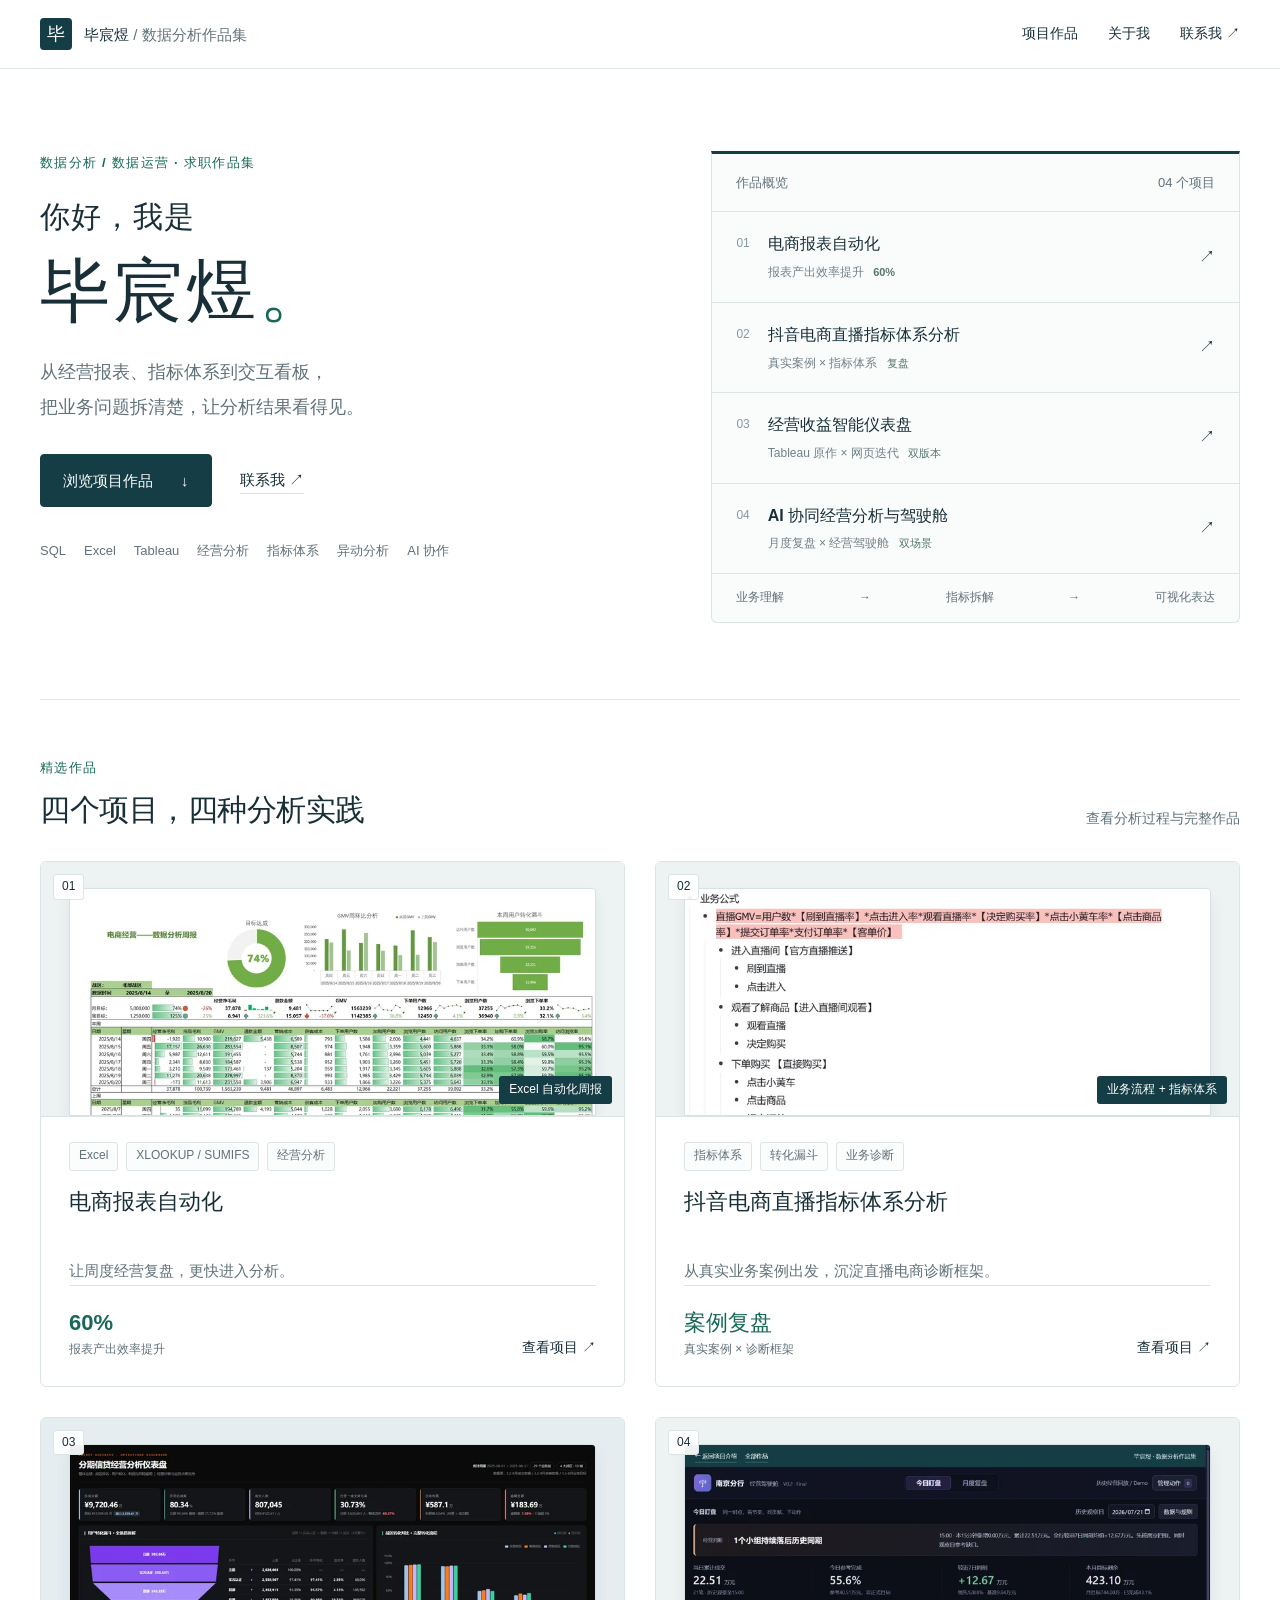
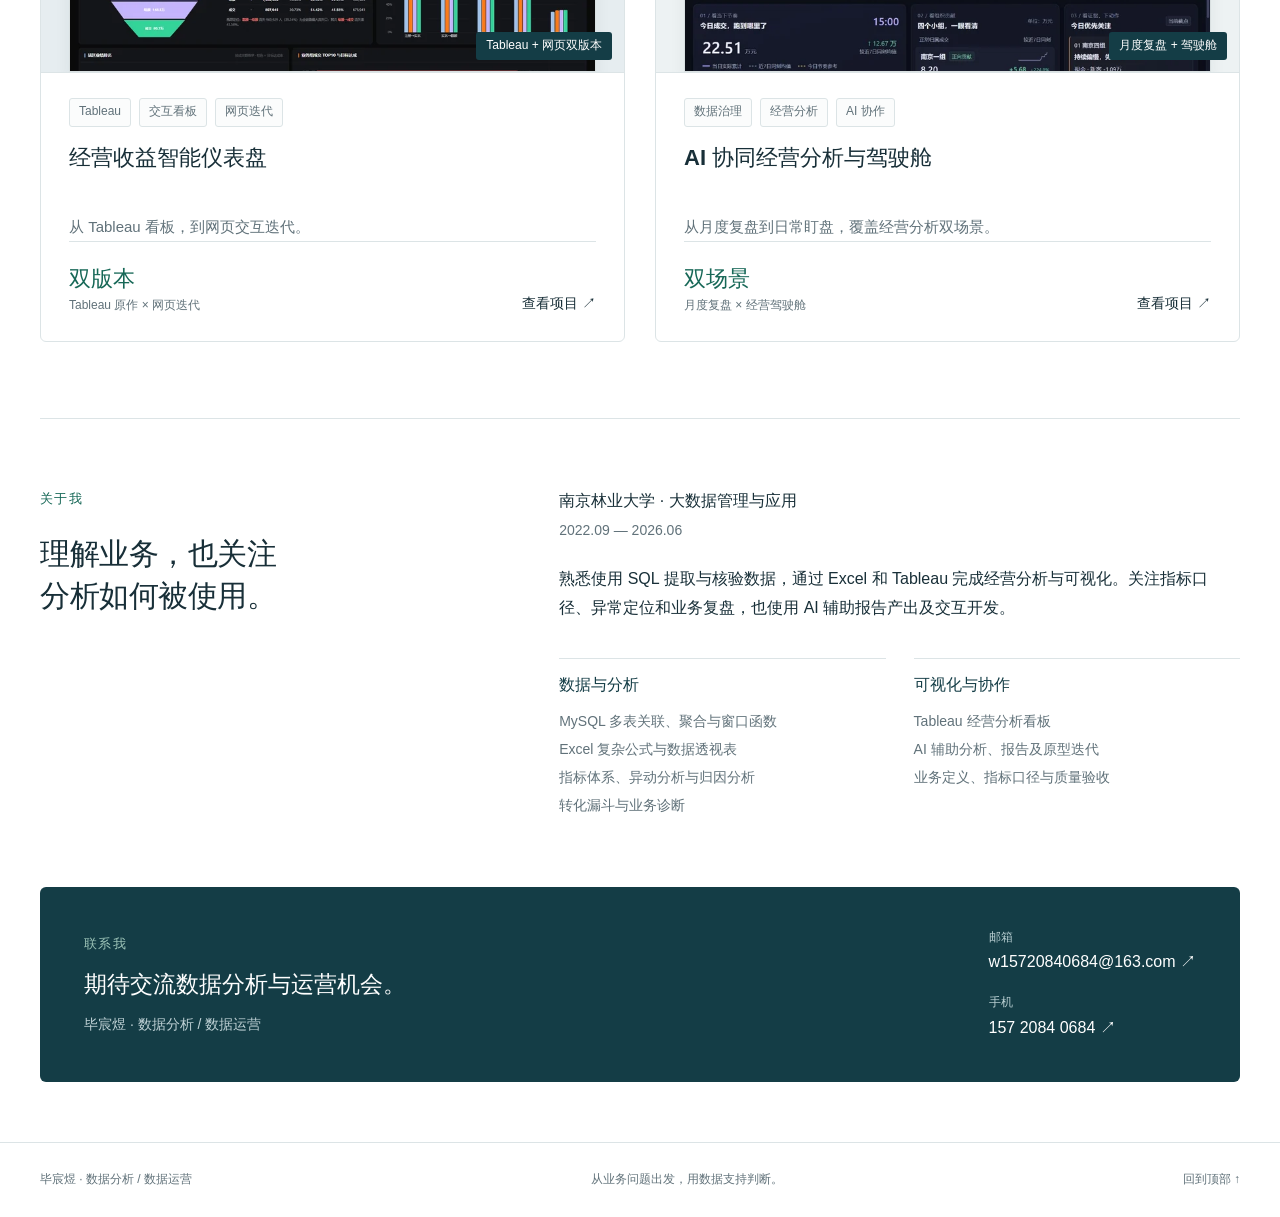
<file: index.html>
<!doctype html><html lang="zh-CN"><head><meta charset="utf-8"><meta name="viewport" content="width=device-width,initial-scale=1"><meta name="description" content="毕宸煜的数据分析与数据运营作品集：Excel 自动化报表、抖音直播指标体系、Tableau 仪表盘与 AI 协同经营分析。"><meta name="theme-color" content="#143d46"><title>数据分析作品集 · 毕宸煜</title><link rel="stylesheet" href="assets/css/site.css?v=3"><script src="assets/js/site.js?v=3" defer></script></head><body id="top"><a class="skip" href="#main">跳至正文</a><header class="site-header"><div class="nav-inner"><a class="brand" href="index.html"><span class="monogram" aria-hidden="true">毕</span><span>毕宸煜<span class="brand-sub"> / 数据分析作品集</span></span></a><nav aria-label="主导航"><a href="index.html#projects">项目作品</a><a href="index.html#about">关于我</a><a href="index.html#contact">联系我 <span aria-hidden="true">↗</span></a></nav></div></header><main id="main"><section class="hero wrap"><div class="hero-copy"><p class="eyebrow">数据分析 / 数据运营 · 求职作品集</p><h1>你好，我是<span>毕宸煜<span class="name-dot">。</span></span></h1><p class="hero-lede">从经营报表、指标体系到交互看板，<br>把业务问题拆清楚，让分析结果看得见。</p><div class="hero-actions"><a class="button" href="#projects">浏览项目作品 <span aria-hidden="true">↓</span></a><a class="text-link" href="#contact">联系我 ↗</a></div><div class="hero-skills"><span>SQL</span><span>Excel</span><span>Tableau</span><span>经营分析</span><span>指标体系</span><span>异动分析</span><span>AI 协作</span></div></div><aside class="hero-index" aria-label="作品概览"><div class="index-heading"><span>作品概览</span><span>04 个项目</span></div><a href="projects/project-01-excel/index.html"><span class="index-num">01</span><div><strong>电商报表自动化</strong><span>报表产出效率提升 <b>60%</b></span></div><span aria-hidden="true">↗</span></a><a href="projects/project-02-douyin/index.html"><span class="index-num">02</span><div><strong>抖音电商直播指标体系分析</strong><span>真实案例 × 指标体系 <b>复盘</b></span></div><span aria-hidden="true">↗</span></a><a href="projects/project-03-tableau/index.html"><span class="index-num">03</span><div><strong>经营收益智能仪表盘</strong><span>Tableau 原作 × 网页迭代 <b>双版本</b></span></div><span aria-hidden="true">↗</span></a><a href="projects/project-04-ai-dashboard/index.html"><span class="index-num">04</span><div><strong>AI 协同经营分析与驾驶舱</strong><span>月度复盘 × 经营驾驶舱 <b>双场景</b></span></div><span aria-hidden="true">↗</span></a><div class="index-bottom">业务理解 <span>→</span> 指标拆解 <span>→</span> 可视化表达</div></aside></section><section class="projects wrap" id="projects"><div class="section-title"><div><p class="eyebrow">精选作品</p><h2>四个项目，四种分析实践</h2></div><p>查看分析过程与完整作品</p></div><div class="project-grid"><article class="project-card project-card--01"><a class="card-image" href="projects/project-01-excel/index.html" aria-label="查看电商报表自动化"><img class="deferred-image" src="[data-uri]" data-src="assets/images/excel-report-thumb-fast.webp" alt="电商报表自动化作品预览" width="800" height="418" loading="lazy" decoding="async" fetchpriority="low"><span class="card-number">01</span><span class="card-image-label">Excel 自动化周报</span></a><div class="card-content"><div class="tags"><span>Excel</span><span>XLOOKUP / SUMIFS</span><span>经营分析</span></div><h3><a href="projects/project-01-excel/index.html">电商报表自动化</a></h3><p>让周度经营复盘，更快进入分析。</p><div class="card-bottom"><span><strong>60%</strong>报表产出效率提升</span><a href="projects/project-01-excel/index.html">查看项目 ↗</a></div></div></article><article class="project-card project-card--02"><a class="card-image" href="projects/project-02-douyin/index.html" aria-label="查看抖音电商直播指标体系分析"><img class="deferred-image" src="[data-uri]" data-src="assets/images/douyin-metrics-thumb-fast.webp" alt="抖音电商直播指标体系分析作品预览" width="800" height="796" loading="lazy" decoding="async" fetchpriority="low"><span class="card-number">02</span><span class="card-image-label">业务流程 + 指标体系</span></a><div class="card-content"><div class="tags"><span>指标体系</span><span>转化漏斗</span><span>业务诊断</span></div><h3><a href="projects/project-02-douyin/index.html">抖音电商直播指标体系分析</a></h3><p>从真实业务案例出发，沉淀直播电商诊断框架。</p><div class="card-bottom"><span><strong>案例复盘</strong>真实案例 × 诊断框架</span><a href="projects/project-02-douyin/index.html">查看项目 ↗</a></div></div></article><article class="project-card project-card--03"><a class="card-image" href="projects/project-03-tableau/index.html" aria-label="查看经营收益智能仪表盘"><img class="deferred-image" src="[data-uri]" data-src="assets/images/tableau-web-thumb-fast.webp" alt="经营收益智能仪表盘作品预览" width="800" height="1317" loading="lazy" decoding="async" fetchpriority="low"><span class="card-number">03</span><span class="card-image-label">Tableau + 网页双版本</span></a><div class="card-content"><div class="tags"><span>Tableau</span><span>交互看板</span><span>网页迭代</span></div><h3><a href="projects/project-03-tableau/index.html">经营收益智能仪表盘</a></h3><p>从 Tableau 看板，到网页交互迭代。</p><div class="card-bottom"><span><strong>双版本</strong>Tableau 原作 × 网页迭代</span><a href="projects/project-03-tableau/index.html">查看项目 ↗</a></div></div></article><article class="project-card project-card--04"><a class="card-image" href="projects/project-04-ai-dashboard/index.html" aria-label="查看AI 协同经营分析与驾驶舱"><img class="deferred-image" src="[data-uri]" data-src="assets/images/dashboard-thumb-fast.webp" alt="AI 协同经营分析与驾驶舱作品预览" width="800" height="450" loading="lazy" decoding="async" fetchpriority="low"><span class="card-number">04</span><span class="card-image-label">月度复盘 + 驾驶舱</span></a><div class="card-content"><div class="tags"><span>数据治理</span><span>经营分析</span><span>AI 协作</span></div><h3><a href="projects/project-04-ai-dashboard/index.html">AI 协同经营分析与驾驶舱</a></h3><p>从月度复盘到日常盯盘，覆盖经营分析双场景。</p><div class="card-bottom"><span><strong>双场景</strong>月度复盘 × 经营驾驶舱</span><a href="projects/project-04-ai-dashboard/index.html">查看项目 ↗</a></div></div></article></div></section><section class="about wrap" id="about"><div><p class="eyebrow">关于我</p><h2>理解业务，也关注<br>分析如何被使用。</h2></div><div class="about-content"><p>南京林业大学 · 大数据管理与应用<br><span class="muted">2022.09 — 2026.06</span></p><p>熟悉使用 SQL 提取与核验数据，通过 Excel 和 Tableau 完成经营分析与可视化。关注指标口径、异常定位和业务复盘，也使用 AI 辅助报告产出及交互开发。</p><div class="about-columns"><div><h3>数据与分析</h3><p>MySQL 多表关联、聚合与窗口函数<br>Excel 复杂公式与数据透视表<br>指标体系、异动分析与归因分析<br>转化漏斗与业务诊断</p></div><div><h3>可视化与协作</h3><p>Tableau 经营分析看板<br>AI 辅助分析、报告及原型迭代<br>业务定义、指标口径与质量验收</p></div></div></div></section><section class="contact wrap" id="contact"><div><p class="eyebrow">联系我</p><h2>期待交流数据分析与运营机会。</h2><p>毕宸煜 · 数据分析 / 数据运营</p></div><div class="contact-links"><a href="mailto:w15720840684@163.com"><span>邮箱</span>w15720840684@163.com ↗</a><a href="tel:+8615720840684"><span>手机</span>157 2084 0684 ↗</a></div></section></main><footer class="site-footer"><a href="index.html">毕宸煜 · 数据分析 / 数据运营</a><span>从业务问题出发，用数据支持判断。</span><a href="#top">回到顶部 ↑</a></footer><dialog class="lightbox" aria-labelledby="lightbox-title"><div class="lightbox-bar"><strong id="lightbox-title">高清作品</strong><div><button type="button" id="zoom-toggle">原尺寸查看</button><button type="button" id="lightbox-close" aria-label="关闭大图">关闭 ×</button></div></div><div class="lightbox-stage" tabindex="0" aria-label="图片区域，原尺寸模式可滚动查看"><img alt=""></div><p class="lightbox-hint">可切换原尺寸，滚动查看细节 · 按 ESC 或点击图片外的背景关闭</p></dialog></body></html>
</file>
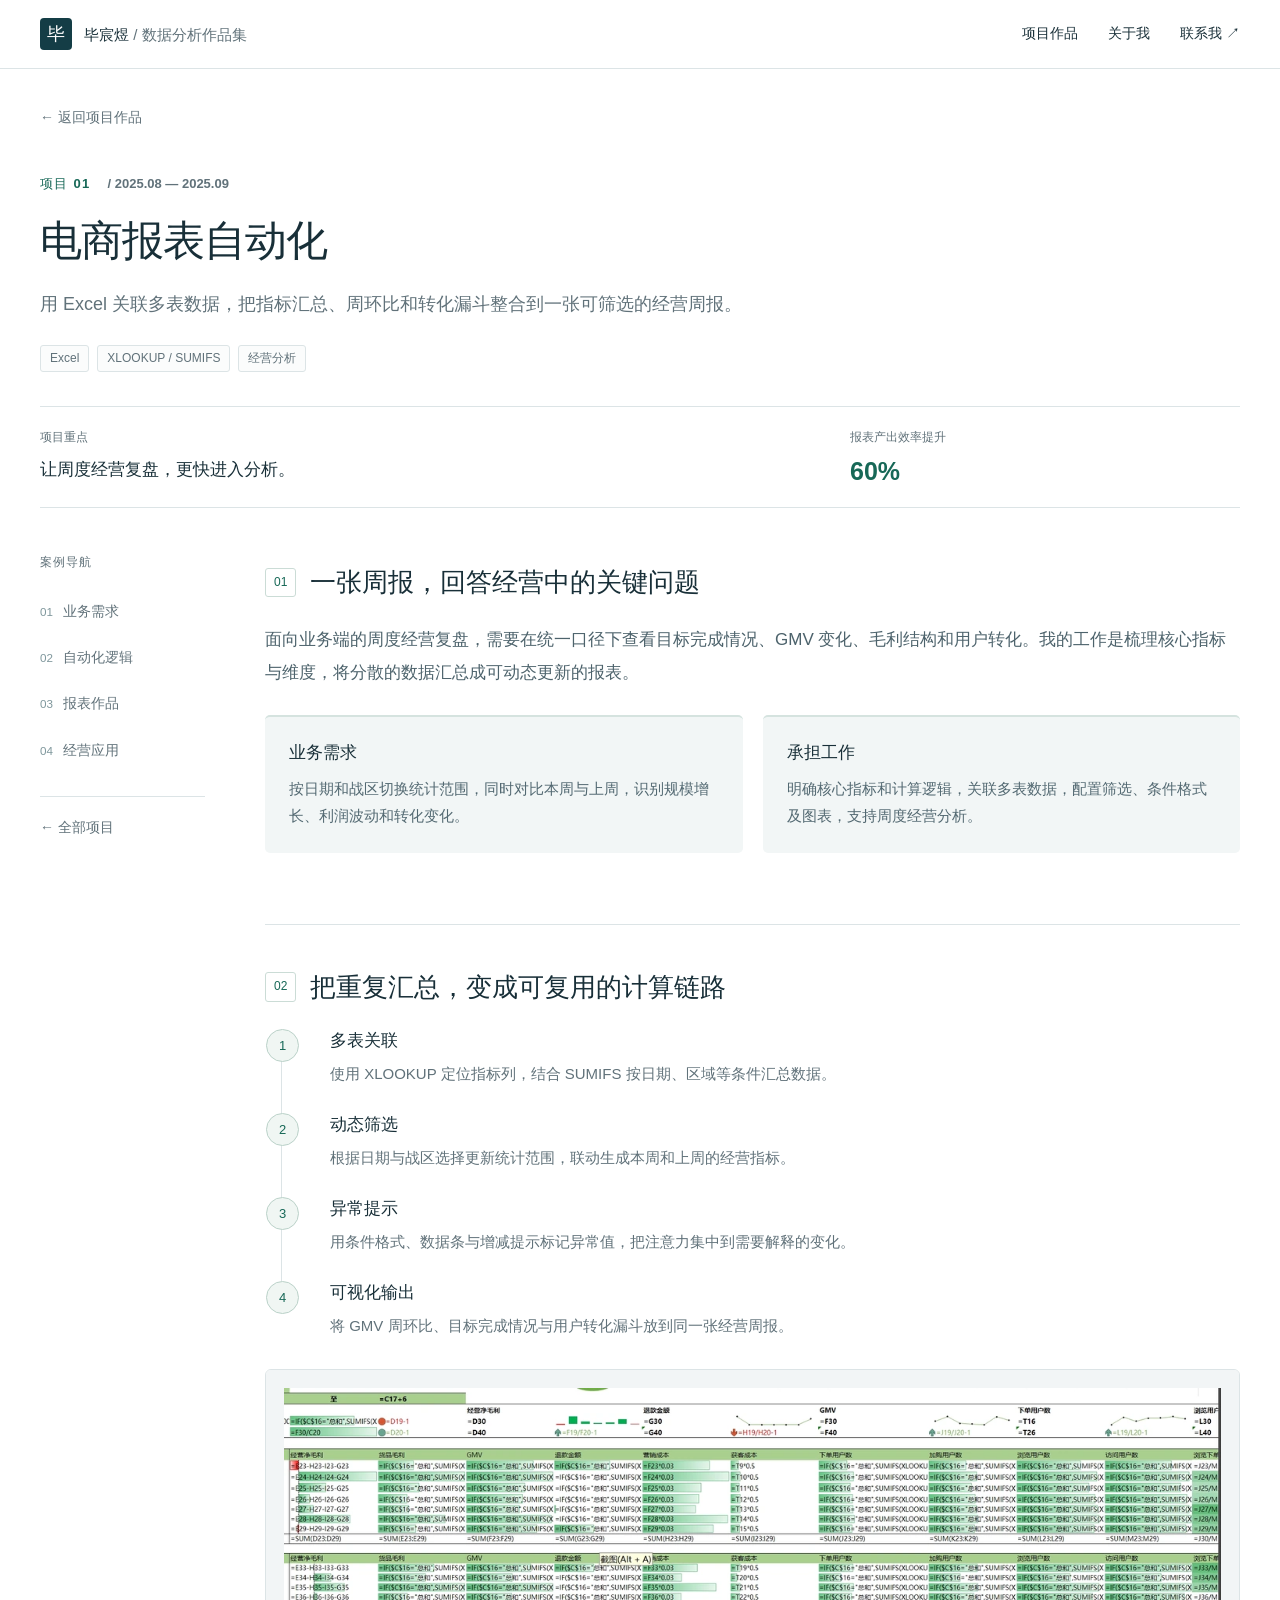
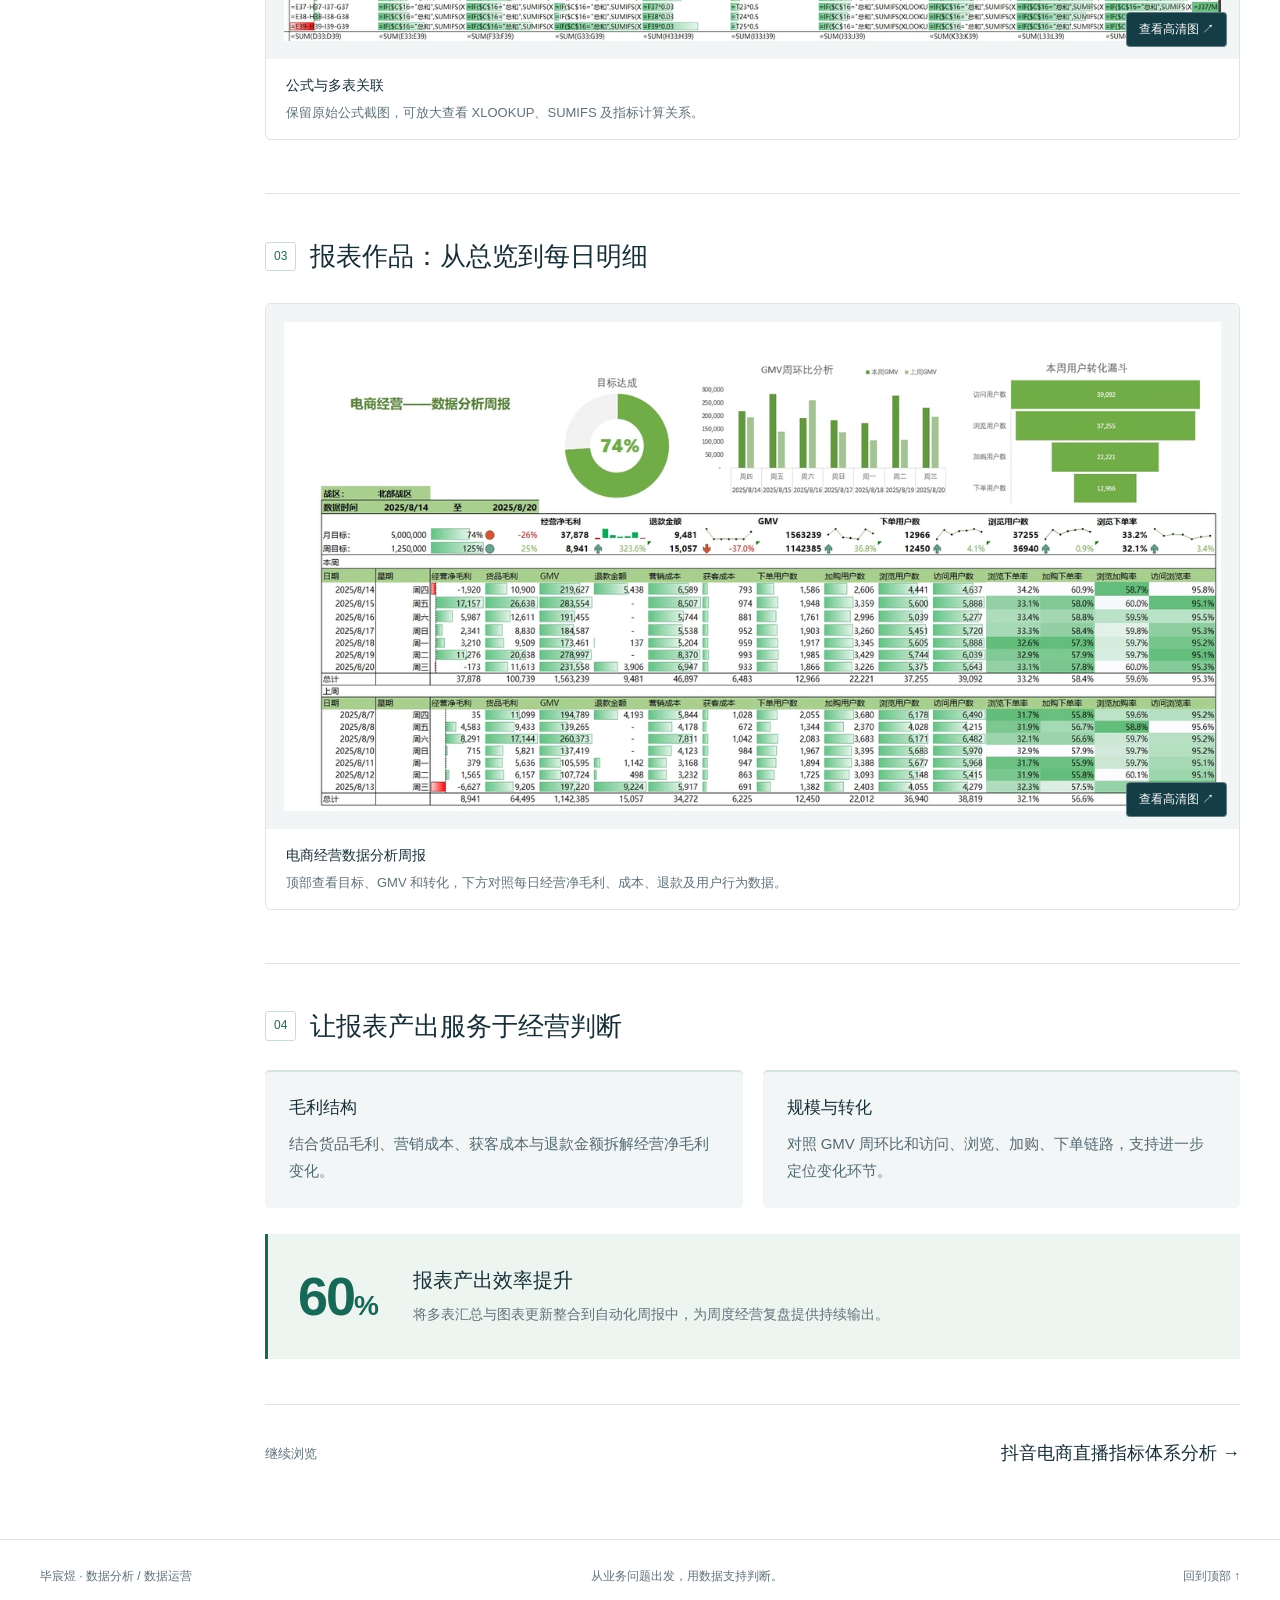
<file: projects/project-01-excel/index.html>
<!doctype html><html lang="zh-CN"><head><meta charset="utf-8"><meta name="viewport" content="width=device-width,initial-scale=1"><meta name="description" content="用 Excel 关联多表数据，把指标汇总、周环比和转化漏斗整合到一张可筛选的经营周报。"><meta name="theme-color" content="#143d46"><title>电商报表自动化 · 毕宸煜</title><link rel="stylesheet" href="../../assets/css/site.css?v=3"><script src="../../assets/js/site.js?v=3" defer></script></head><body id="top"><a class="skip" href="#main">跳至正文</a><header class="site-header"><div class="nav-inner"><a class="brand" href="../../index.html"><span class="monogram" aria-hidden="true">毕</span><span>毕宸煜<span class="brand-sub"> / 数据分析作品集</span></span></a><nav aria-label="主导航"><a href="../../index.html#projects">项目作品</a><a href="../../index.html#about">关于我</a><a href="../../index.html#contact">联系我 <span aria-hidden="true">↗</span></a></nav></div></header><main id="main"><div class="case-hero wrap"><a class="back-link" href="../../index.html#projects">← 返回项目作品</a><div class="eyebrow">项目 01 <span> / 2025.08 — 2025.09</span></div><h1>电商报表自动化</h1><p class="case-lede">用 Excel 关联多表数据，把指标汇总、周环比和转化漏斗整合到一张可筛选的经营周报。</p><div class="tags"><span>Excel</span><span>XLOOKUP / SUMIFS</span><span>经营分析</span></div><div class="case-overview"><div><span>项目重点</span><strong>让周度经营复盘，更快进入分析。</strong></div><div><span>报表产出效率提升</span><strong class="accent">60%</strong></div></div></div><div class="case-layout wrap"><aside class="case-toc"><span>案例导航</span><a href="#section-1"><small>01</small>业务需求</a><a href="#section-2"><small>02</small>自动化逻辑</a><a href="#section-3"><small>03</small>报表作品</a><a href="#section-4"><small>04</small>经营应用</a><a class="toc-home" href="../../index.html#projects">← 全部项目</a></aside><div class="case-content"><section class="case-section" id="section-1"><div class="section-heading"><span class="section-number">01</span><h2>一张周报，回答经营中的关键问题</h2></div><p class="section-intro">面向业务端的周度经营复盘，需要在统一口径下查看目标完成情况、GMV 变化、毛利结构和用户转化。我的工作是梳理核心指标与维度，将分散的数据汇总成可动态更新的报表。</p><div class="info-grid"><div class="info-block"><h3>业务需求</h3><p>按日期和战区切换统计范围，同时对比本周与上周，识别规模增长、利润波动和转化变化。</p></div><div class="info-block"><h3>承担工作</h3><p>明确核心指标和计算逻辑，关联多表数据，配置筛选、条件格式及图表，支持周度经营分析。</p></div></div></section><section class="case-section" id="section-2"><div class="section-heading"><span class="section-number">02</span><h2>把重复汇总，变成可复用的计算链路</h2></div><ol class="process"><li><h3>多表关联</h3><p>使用 XLOOKUP 定位指标列，结合 SUMIFS 按日期、区域等条件汇总数据。</p></li><li><h3>动态筛选</h3><p>根据日期与战区选择更新统计范围，联动生成本周和上周的经营指标。</p></li><li><h3>异常提示</h3><p>用条件格式、数据条与增减提示标记异常值，把注意力集中到需要解释的变化。</p></li><li><h3>可视化输出</h3><p>将 GMV 周环比、目标完成情况与用户转化漏斗放到同一张经营周报。</p></li></ol><figure class="work-figure "><a class="image-open" href="../../assets/images/excel-formulas-full.webp?v=2" data-lightbox data-title="公式与多表关联" aria-label="放大查看：公式与多表关联"><img src="../../assets/images/excel-formulas-preview.webp?v=2" alt="公式与多表关联" loading="lazy" decoding="async" width="1200" height="325"><span class="enlarge">查看高清图 ↗</span></a><figcaption><strong>公式与多表关联</strong><span>保留原始公式截图，可放大查看 XLOOKUP、SUMIFS 及指标计算关系。</span></figcaption></figure></section><section class="case-section" id="section-3"><div class="section-heading"><span class="section-number">03</span><h2>报表作品：从总览到每日明细</h2></div><figure class="work-figure "><a class="image-open" href="../../assets/images/excel-report-full.webp?v=2" data-lightbox data-title="电商经营数据分析周报" aria-label="放大查看：电商经营数据分析周报"><img src="../../assets/images/excel-report-preview.webp?v=2" alt="电商经营数据分析周报" loading="lazy" decoding="async" width="1200" height="627"><span class="enlarge">查看高清图 ↗</span></a><figcaption><strong>电商经营数据分析周报</strong><span>顶部查看目标、GMV 和转化，下方对照每日经营净毛利、成本、退款及用户行为数据。</span></figcaption></figure></section><section class="case-section" id="section-4"><div class="section-heading"><span class="section-number">04</span><h2>让报表产出服务于经营判断</h2></div><div class="info-grid"><div class="info-block"><h3>毛利结构</h3><p>结合货品毛利、营销成本、获客成本与退款金额拆解经营净毛利变化。</p></div><div class="info-block"><h3>规模与转化</h3><p>对照 GMV 周环比和访问、浏览、加购、下单链路，支持进一步定位变化环节。</p></div></div><div class="result-panel"><strong>60<span>%</span></strong><div><h3>报表产出效率提升</h3><p>将多表汇总与图表更新整合到自动化周报中，为周度经营复盘提供持续输出。</p></div></div></section><div class="next-project"><span>继续浏览</span><a href="../project-02-douyin/index.html">抖音电商直播指标体系分析 →</a></div></div></div></main><footer class="site-footer"><a href="../../index.html">毕宸煜 · 数据分析 / 数据运营</a><span>从业务问题出发，用数据支持判断。</span><a href="#top">回到顶部 ↑</a></footer><dialog class="lightbox" aria-labelledby="lightbox-title"><div class="lightbox-bar"><strong id="lightbox-title">高清作品</strong><div><button type="button" id="zoom-toggle">原尺寸查看</button><button type="button" id="lightbox-close" aria-label="关闭大图">关闭 ×</button></div></div><div class="lightbox-stage" tabindex="0" aria-label="图片区域，原尺寸模式可滚动查看"><img alt=""></div><p class="lightbox-hint">可切换原尺寸，滚动查看细节 · 按 ESC 或点击图片外的背景关闭</p></dialog></body></html>
</file>
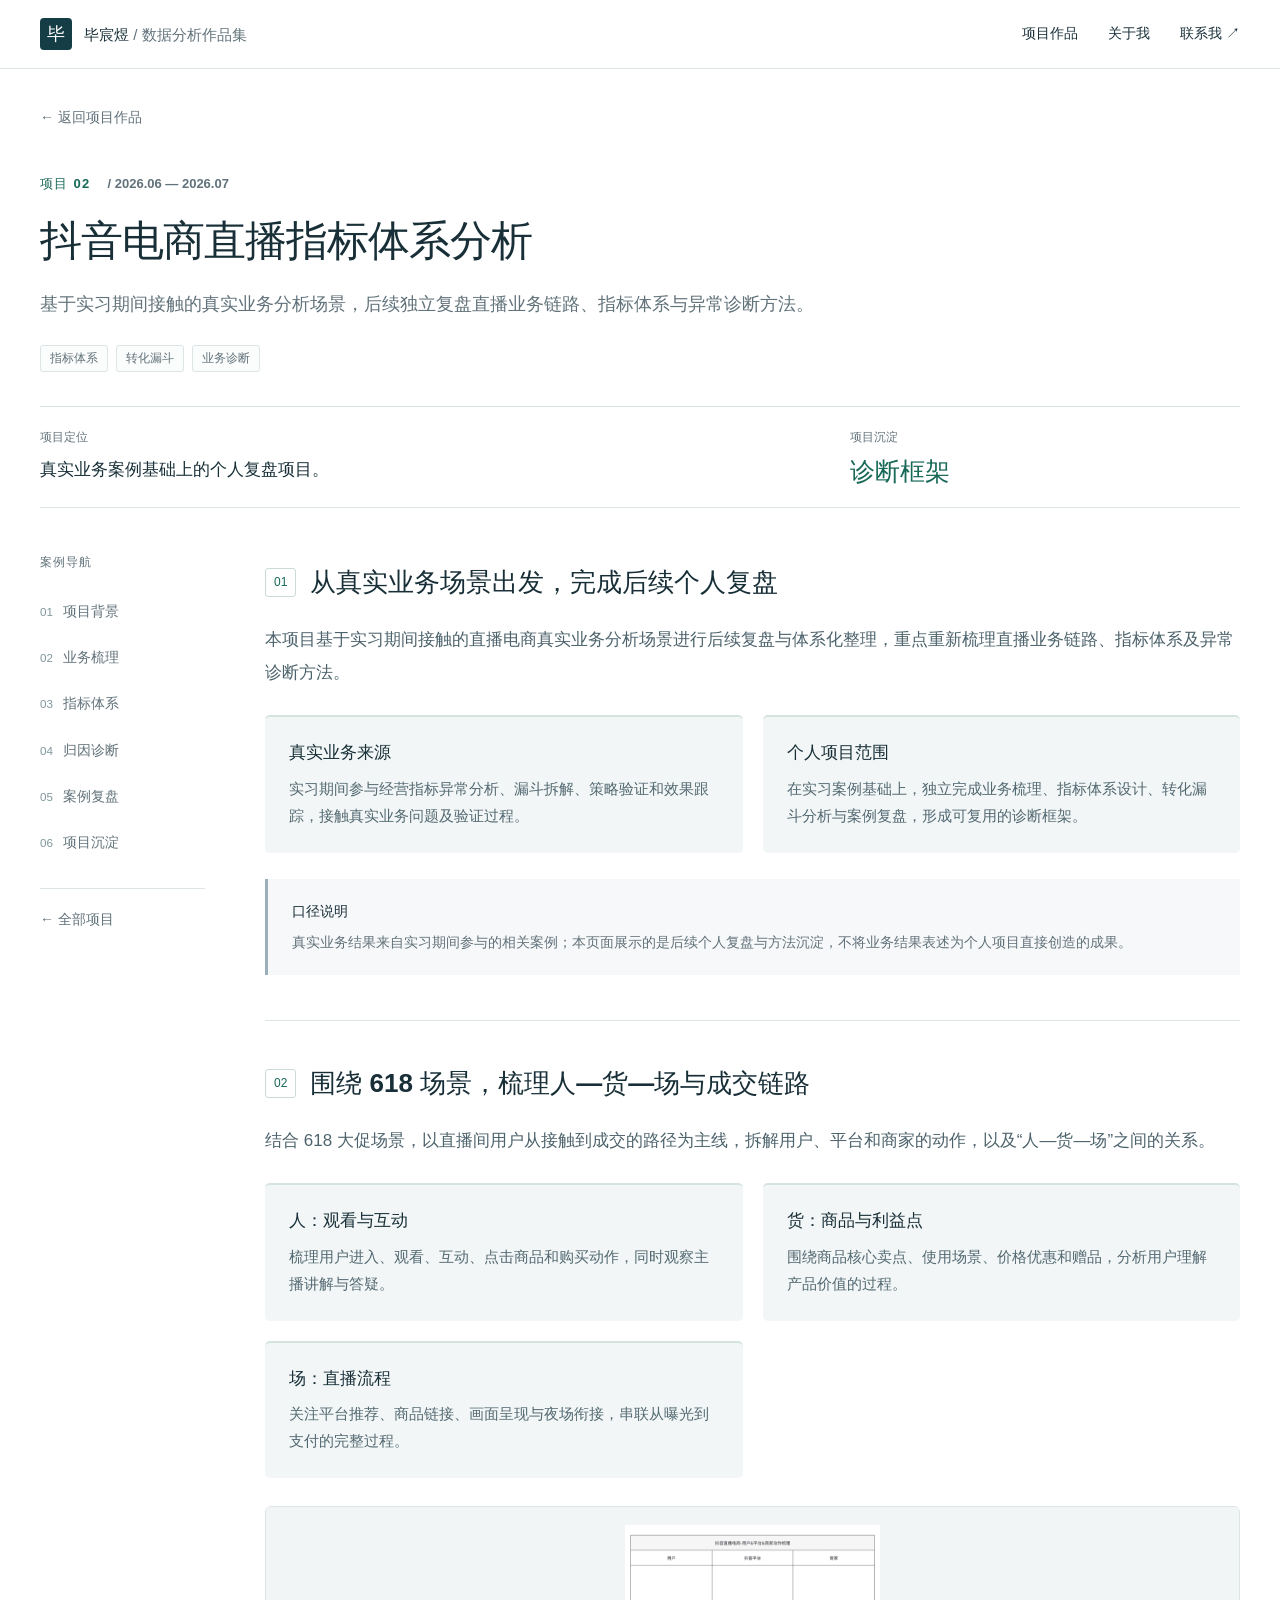
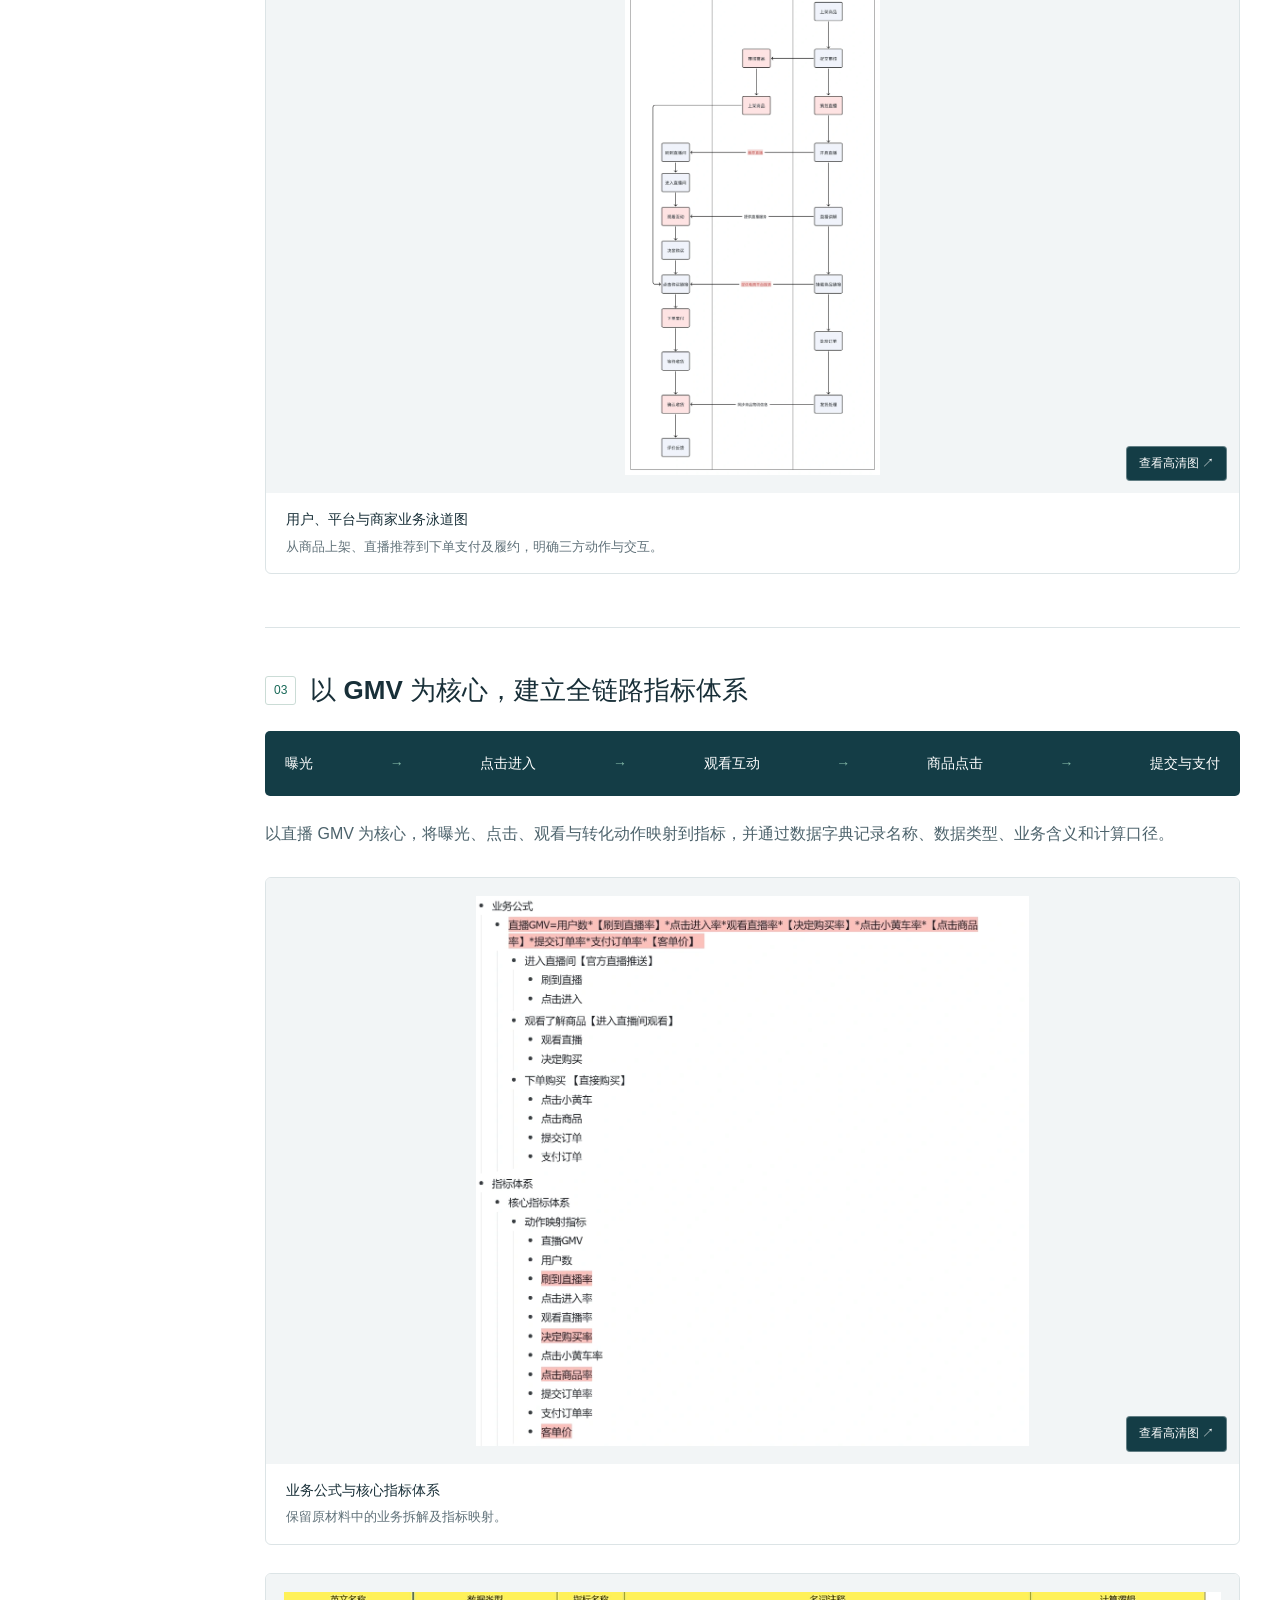
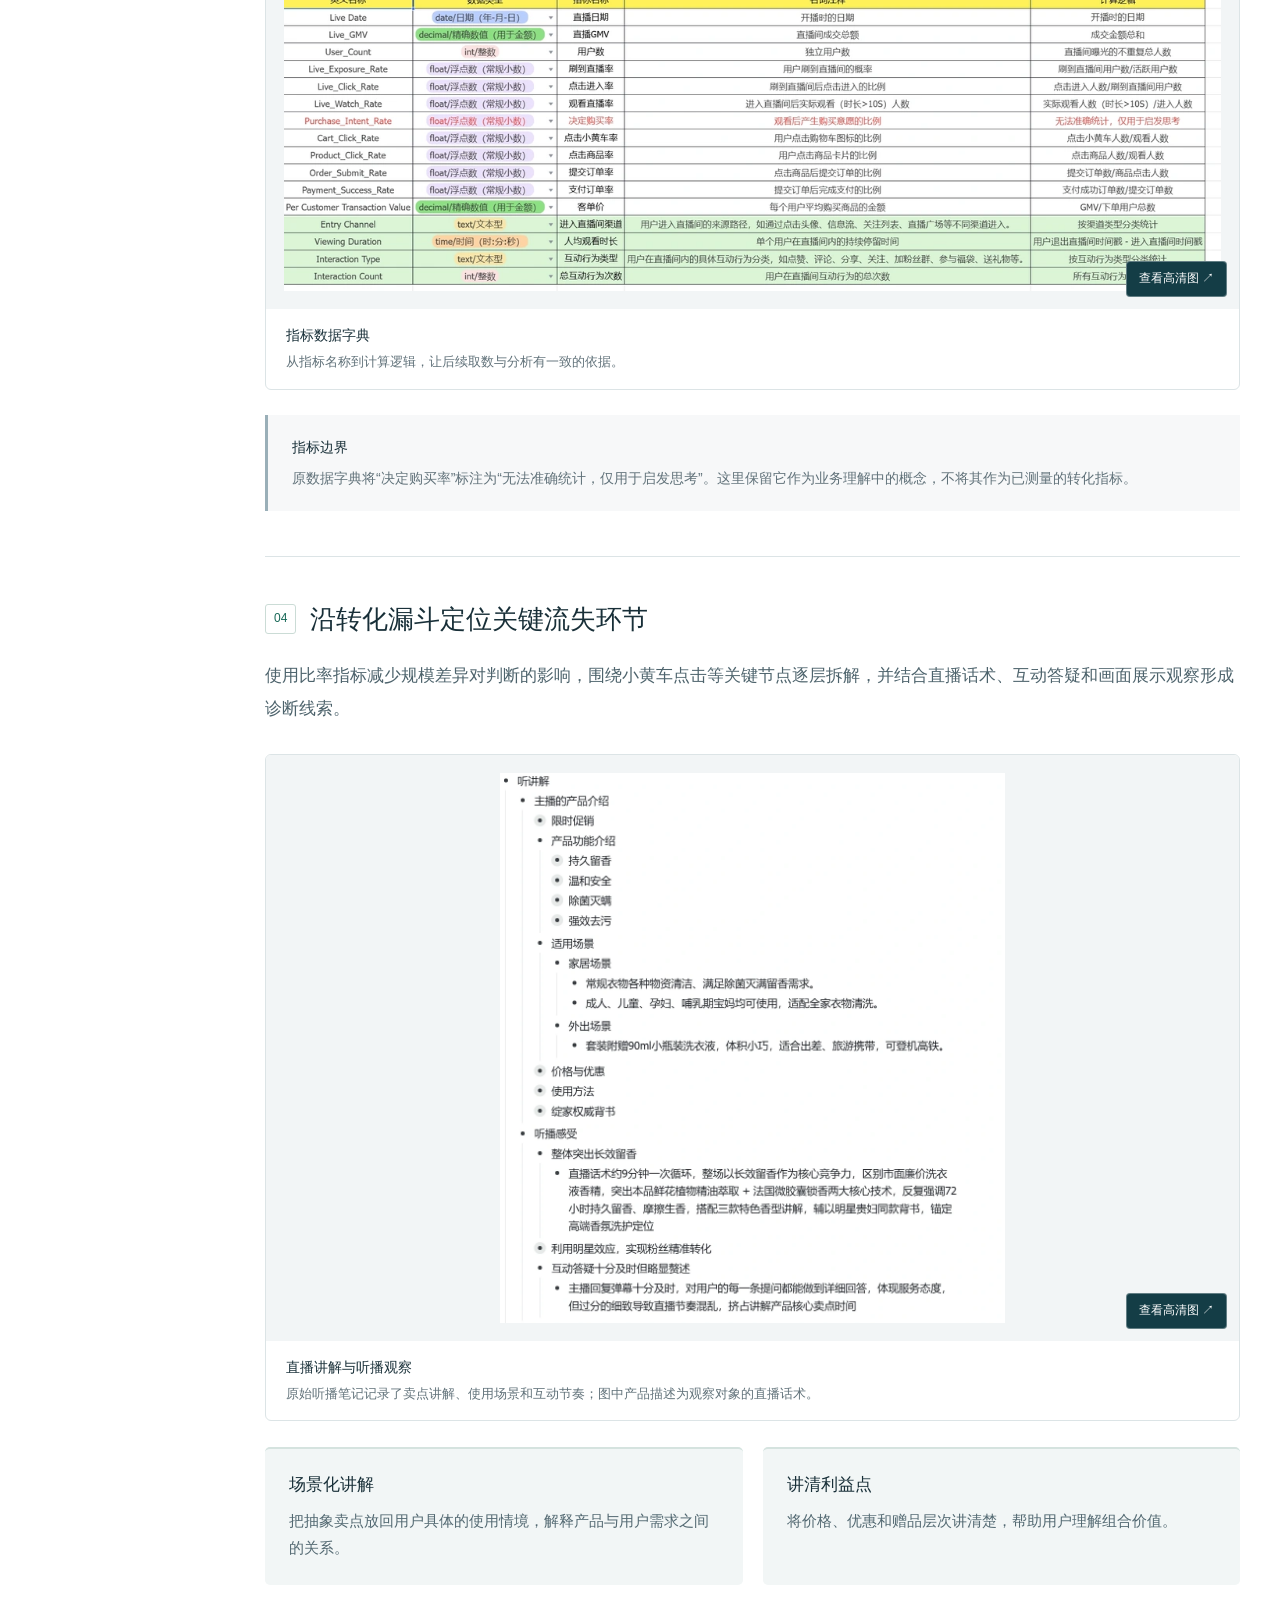
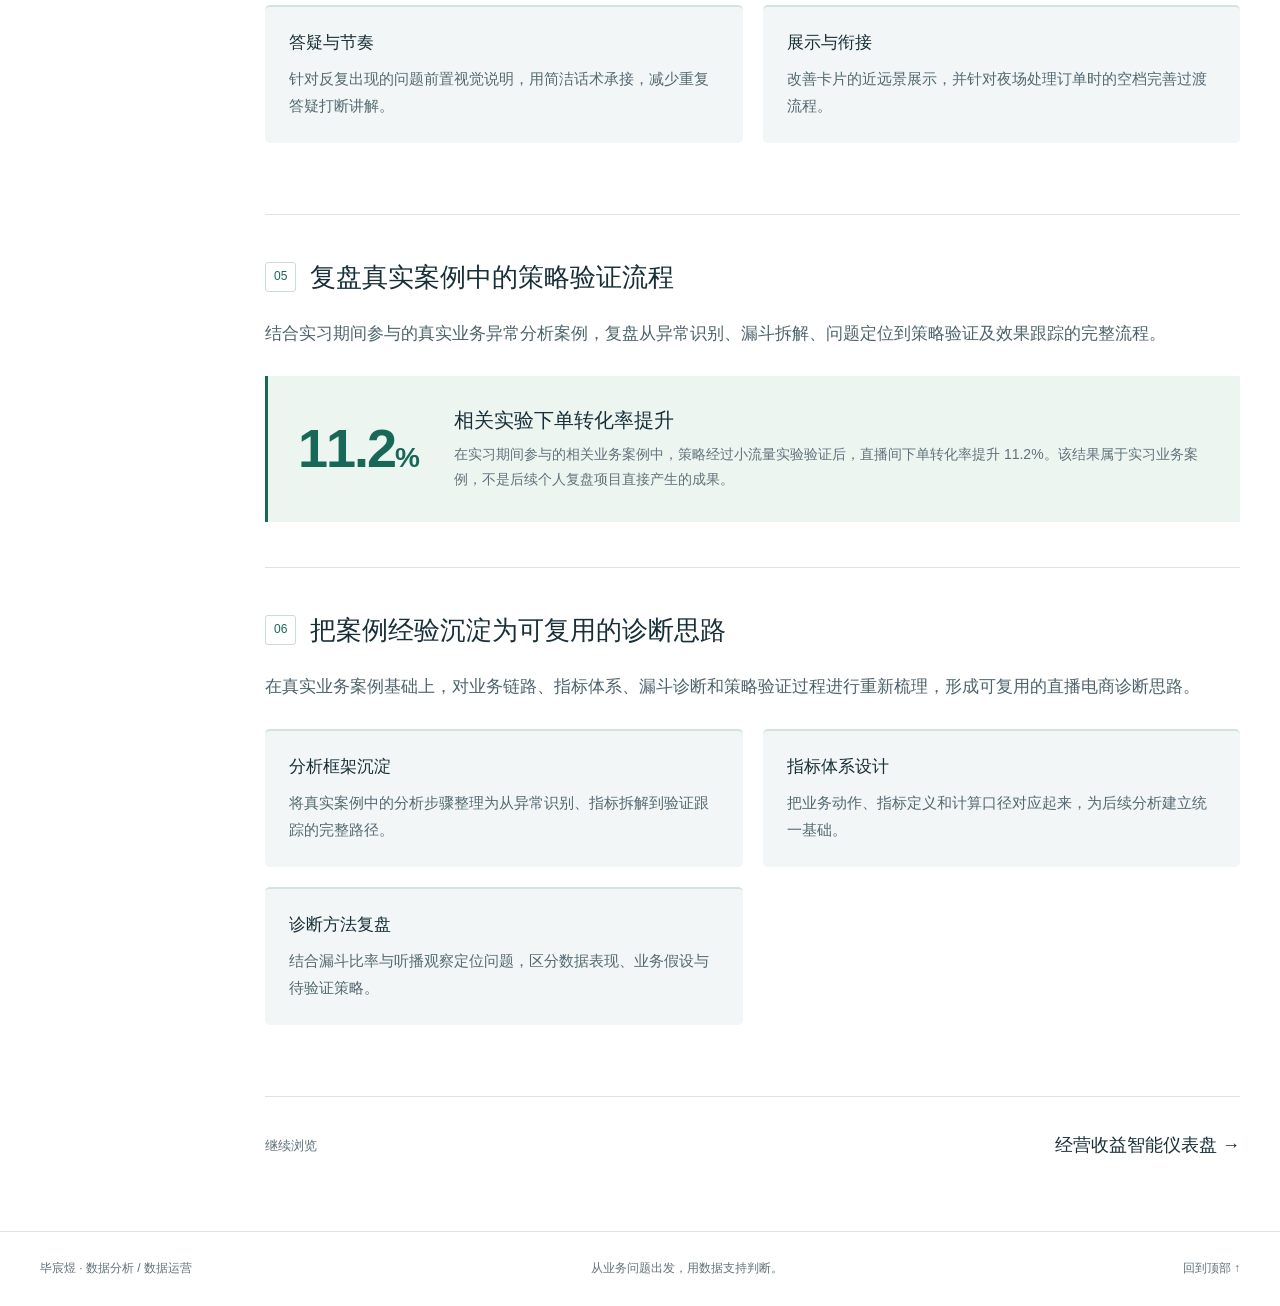
<file: projects/project-02-douyin/index.html>
<!doctype html><html lang="zh-CN"><head><meta charset="utf-8"><meta name="viewport" content="width=device-width,initial-scale=1"><meta name="description" content="基于实习期间接触的真实直播电商分析案例，后续独立复盘业务链路、指标体系、漏斗诊断与策略验证方法。"><meta name="theme-color" content="#143d46"><title>抖音电商直播指标体系分析 · 毕宸煜</title><link rel="stylesheet" href="../../assets/css/site.css?v=3"><script src="../../assets/js/site.js?v=3" defer></script></head><body id="top"><a class="skip" href="#main">跳至正文</a><header class="site-header"><div class="nav-inner"><a class="brand" href="../../index.html"><span class="monogram" aria-hidden="true">毕</span><span>毕宸煜<span class="brand-sub"> / 数据分析作品集</span></span></a><nav aria-label="主导航"><a href="../../index.html#projects">项目作品</a><a href="../../index.html#about">关于我</a><a href="../../index.html#contact">联系我 <span aria-hidden="true">↗</span></a></nav></div></header><main id="main"><div class="case-hero wrap"><a class="back-link" href="../../index.html#projects">← 返回项目作品</a><div class="eyebrow">项目 02 <span> / 2026.06 — 2026.07</span></div><h1>抖音电商直播指标体系分析</h1><p class="case-lede">基于实习期间接触的真实业务分析场景，后续独立复盘直播业务链路、指标体系与异常诊断方法。</p><div class="tags"><span>指标体系</span><span>转化漏斗</span><span>业务诊断</span></div><div class="case-overview"><div><span>项目定位</span><strong>真实业务案例基础上的个人复盘项目。</strong></div><div><span>项目沉淀</span><strong class="accent">诊断框架</strong></div></div></div><div class="case-layout wrap"><aside class="case-toc"><span>案例导航</span><a href="#section-1"><small>01</small>项目背景</a><a href="#section-2"><small>02</small>业务梳理</a><a href="#section-3"><small>03</small>指标体系</a><a href="#section-4"><small>04</small>归因诊断</a><a href="#section-5"><small>05</small>案例复盘</a><a href="#section-6"><small>06</small>项目沉淀</a><a class="toc-home" href="../../index.html#projects">← 全部项目</a></aside><div class="case-content"><section class="case-section" id="section-1"><div class="section-heading"><span class="section-number">01</span><h2>从真实业务场景出发，完成后续个人复盘</h2></div><p class="section-intro">本项目基于实习期间接触的直播电商真实业务分析场景进行后续复盘与体系化整理，重点重新梳理直播业务链路、指标体系及异常诊断方法。</p><div class="info-grid"><div class="info-block"><h3>真实业务来源</h3><p>实习期间参与经营指标异常分析、漏斗拆解、策略验证和效果跟踪，接触真实业务问题及验证过程。</p></div><div class="info-block"><h3>个人项目范围</h3><p>在实习案例基础上，独立完成业务梳理、指标体系设计、转化漏斗分析与案例复盘，形成可复用的诊断框架。</p></div></div><aside class="note"><strong>口径说明</strong><p>真实业务结果来自实习期间参与的相关案例；本页面展示的是后续个人复盘与方法沉淀，不将业务结果表述为个人项目直接创造的成果。</p></aside></section><section class="case-section" id="section-2"><div class="section-heading"><span class="section-number">02</span><h2>围绕 618 场景，梳理人—货—场与成交链路</h2></div><p class="section-intro">结合 618 大促场景，以直播间用户从接触到成交的路径为主线，拆解用户、平台和商家的动作，以及“人—货—场”之间的关系。</p><div class="info-grid"><div class="info-block"><h3>人：观看与互动</h3><p>梳理用户进入、观看、互动、点击商品和购买动作，同时观察主播讲解与答疑。</p></div><div class="info-block"><h3>货：商品与利益点</h3><p>围绕商品核心卖点、使用场景、价格优惠和赠品，分析用户理解产品价值的过程。</p></div><div class="info-block"><h3>场：直播流程</h3><p>关注平台推荐、商品链接、画面呈现与夜场衔接，串联从曝光到支付的完整过程。</p></div></div><figure class="work-figure portrait"><a class="image-open" href="../../assets/images/douyin-flow-full.webp" data-lightbox data-title="用户、平台与商家业务泳道图" aria-label="放大查看：用户、平台与商家业务泳道图"><img src="../../assets/images/douyin-flow-preview.webp" alt="用户、平台与商家业务泳道图" loading="lazy" decoding="async" width="1200" height="2597"><span class="enlarge">查看高清图 ↗</span></a><figcaption><strong>用户、平台与商家业务泳道图</strong><span>从商品上架、直播推荐到下单支付及履约，明确三方动作与交互。</span></figcaption></figure></section><section class="case-section" id="section-3"><div class="section-heading"><span class="section-number">03</span><h2>以 GMV 为核心，建立全链路指标体系</h2></div><div class="chain"><span>曝光</span><b>→</b><span>点击进入</span><b>→</b><span>观看互动</span><b>→</b><span>商品点击</span><b>→</b><span>提交与支付</span></div><p>以直播 GMV 为核心，将曝光、点击、观看与转化动作映射到指标，并通过数据字典记录名称、数据类型、业务含义和计算口径。</p><figure class="work-figure portrait"><a class="image-open" href="../../assets/images/douyin-metrics-full.webp" data-lightbox data-title="业务公式与核心指标体系" aria-label="放大查看：业务公式与核心指标体系"><img src="../../assets/images/douyin-metrics-preview.webp" alt="业务公式与核心指标体系" loading="lazy" decoding="async" width="1171" height="1165"><span class="enlarge">查看高清图 ↗</span></a><figcaption><strong>业务公式与核心指标体系</strong><span>保留原材料中的业务拆解及指标映射。</span></figcaption></figure><figure class="work-figure"><a class="image-open" href="../../assets/images/douyin-dictionary-full.webp" data-lightbox data-title="指标数据字典" aria-label="放大查看：指标数据字典"><img src="../../assets/images/douyin-dictionary-preview.webp" alt="指标数据字典" loading="lazy" decoding="async" width="1200" height="383"><span class="enlarge">查看高清图 ↗</span></a><figcaption><strong>指标数据字典</strong><span>从指标名称到计算逻辑，让后续取数与分析有一致的依据。</span></figcaption></figure><aside class="note"><strong>指标边界</strong><p>原数据字典将“决定购买率”标注为“无法准确统计，仅用于启发思考”。这里保留它作为业务理解中的概念，不将其作为已测量的转化指标。</p></aside></section><section class="case-section" id="section-4"><div class="section-heading"><span class="section-number">04</span><h2>沿转化漏斗定位关键流失环节</h2></div><p class="section-intro">使用比率指标减少规模差异对判断的影响，围绕小黄车点击等关键节点逐层拆解，并结合直播话术、互动答疑和画面展示观察形成诊断线索。</p><figure class="work-figure portrait"><a class="image-open" href="../../assets/images/douyin-observation-full.webp" data-lightbox data-title="直播讲解与听播观察" aria-label="放大查看：直播讲解与听播观察"><img src="../../assets/images/douyin-observation-preview.webp" alt="直播讲解与听播观察" loading="lazy" decoding="async" width="1024" height="1114"><span class="enlarge">查看高清图 ↗</span></a><figcaption><strong>直播讲解与听播观察</strong><span>原始听播笔记记录了卖点讲解、使用场景和互动节奏；图中产品描述为观察对象的直播话术。</span></figcaption></figure><div class="info-grid"><div class="info-block"><h3>场景化讲解</h3><p>把抽象卖点放回用户具体的使用情境，解释产品与用户需求之间的关系。</p></div><div class="info-block"><h3>讲清利益点</h3><p>将价格、优惠和赠品层次讲清楚，帮助用户理解组合价值。</p></div><div class="info-block"><h3>答疑与节奏</h3><p>针对反复出现的问题前置视觉说明，用简洁话术承接，减少重复答疑打断讲解。</p></div><div class="info-block"><h3>展示与衔接</h3><p>改善卡片的近远景展示，并针对夜场处理订单时的空档完善过渡流程。</p></div></div></section><section class="case-section" id="section-5"><div class="section-heading"><span class="section-number">05</span><h2>复盘真实案例中的策略验证流程</h2></div><p class="section-intro">结合实习期间参与的真实业务异常分析案例，复盘从异常识别、漏斗拆解、问题定位到策略验证及效果跟踪的完整流程。</p><div class="result-panel"><strong>11.2<span>%</span></strong><div><h3>相关实验下单转化率提升</h3><p>在实习期间参与的相关业务案例中，策略经过小流量实验验证后，直播间下单转化率提升 11.2%。该结果属于实习业务案例，不是后续个人复盘项目直接产生的成果。</p></div></div></section><section class="case-section" id="section-6"><div class="section-heading"><span class="section-number">06</span><h2>把案例经验沉淀为可复用的诊断思路</h2></div><p class="section-intro">在真实业务案例基础上，对业务链路、指标体系、漏斗诊断和策略验证过程进行重新梳理，形成可复用的直播电商诊断思路。</p><div class="info-grid"><div class="info-block"><h3>分析框架沉淀</h3><p>将真实案例中的分析步骤整理为从异常识别、指标拆解到验证跟踪的完整路径。</p></div><div class="info-block"><h3>指标体系设计</h3><p>把业务动作、指标定义和计算口径对应起来，为后续分析建立统一基础。</p></div><div class="info-block"><h3>诊断方法复盘</h3><p>结合漏斗比率与听播观察定位问题，区分数据表现、业务假设与待验证策略。</p></div></div></section><div class="next-project"><span>继续浏览</span><a href="../project-03-tableau/index.html">经营收益智能仪表盘 →</a></div></div></div></main><footer class="site-footer"><a href="../../index.html">毕宸煜 · 数据分析 / 数据运营</a><span>从业务问题出发，用数据支持判断。</span><a href="#top">回到顶部 ↑</a></footer><dialog class="lightbox" aria-labelledby="lightbox-title"><div class="lightbox-bar"><strong id="lightbox-title">高清作品</strong><div><button type="button" id="zoom-toggle">原尺寸查看</button><button type="button" id="lightbox-close" aria-label="关闭大图">关闭 ×</button></div></div><div class="lightbox-stage" tabindex="0" aria-label="图片区域，原尺寸模式可滚动查看"><img alt=""></div><p class="lightbox-hint">可切换原尺寸，滚动查看细节 · 按 ESC 或点击图片外的背景关闭</p></dialog></body></html>
</file>
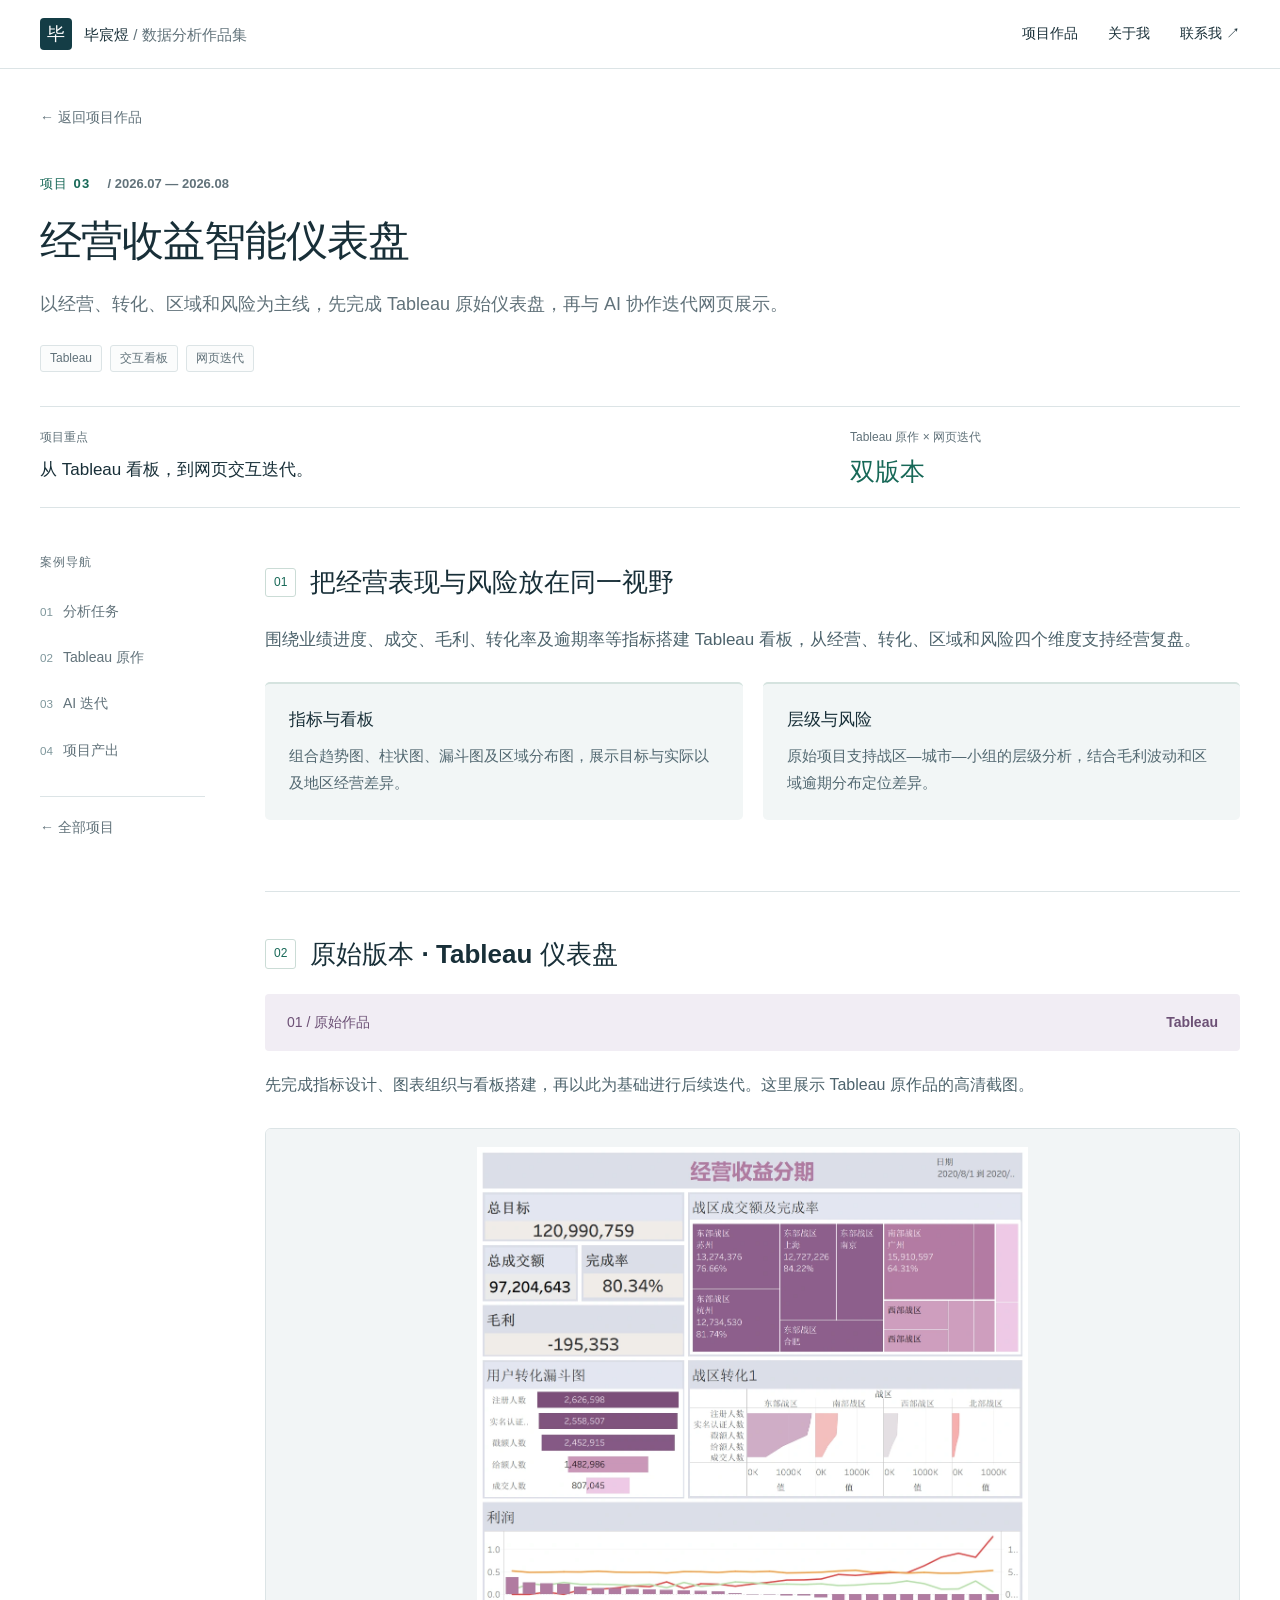
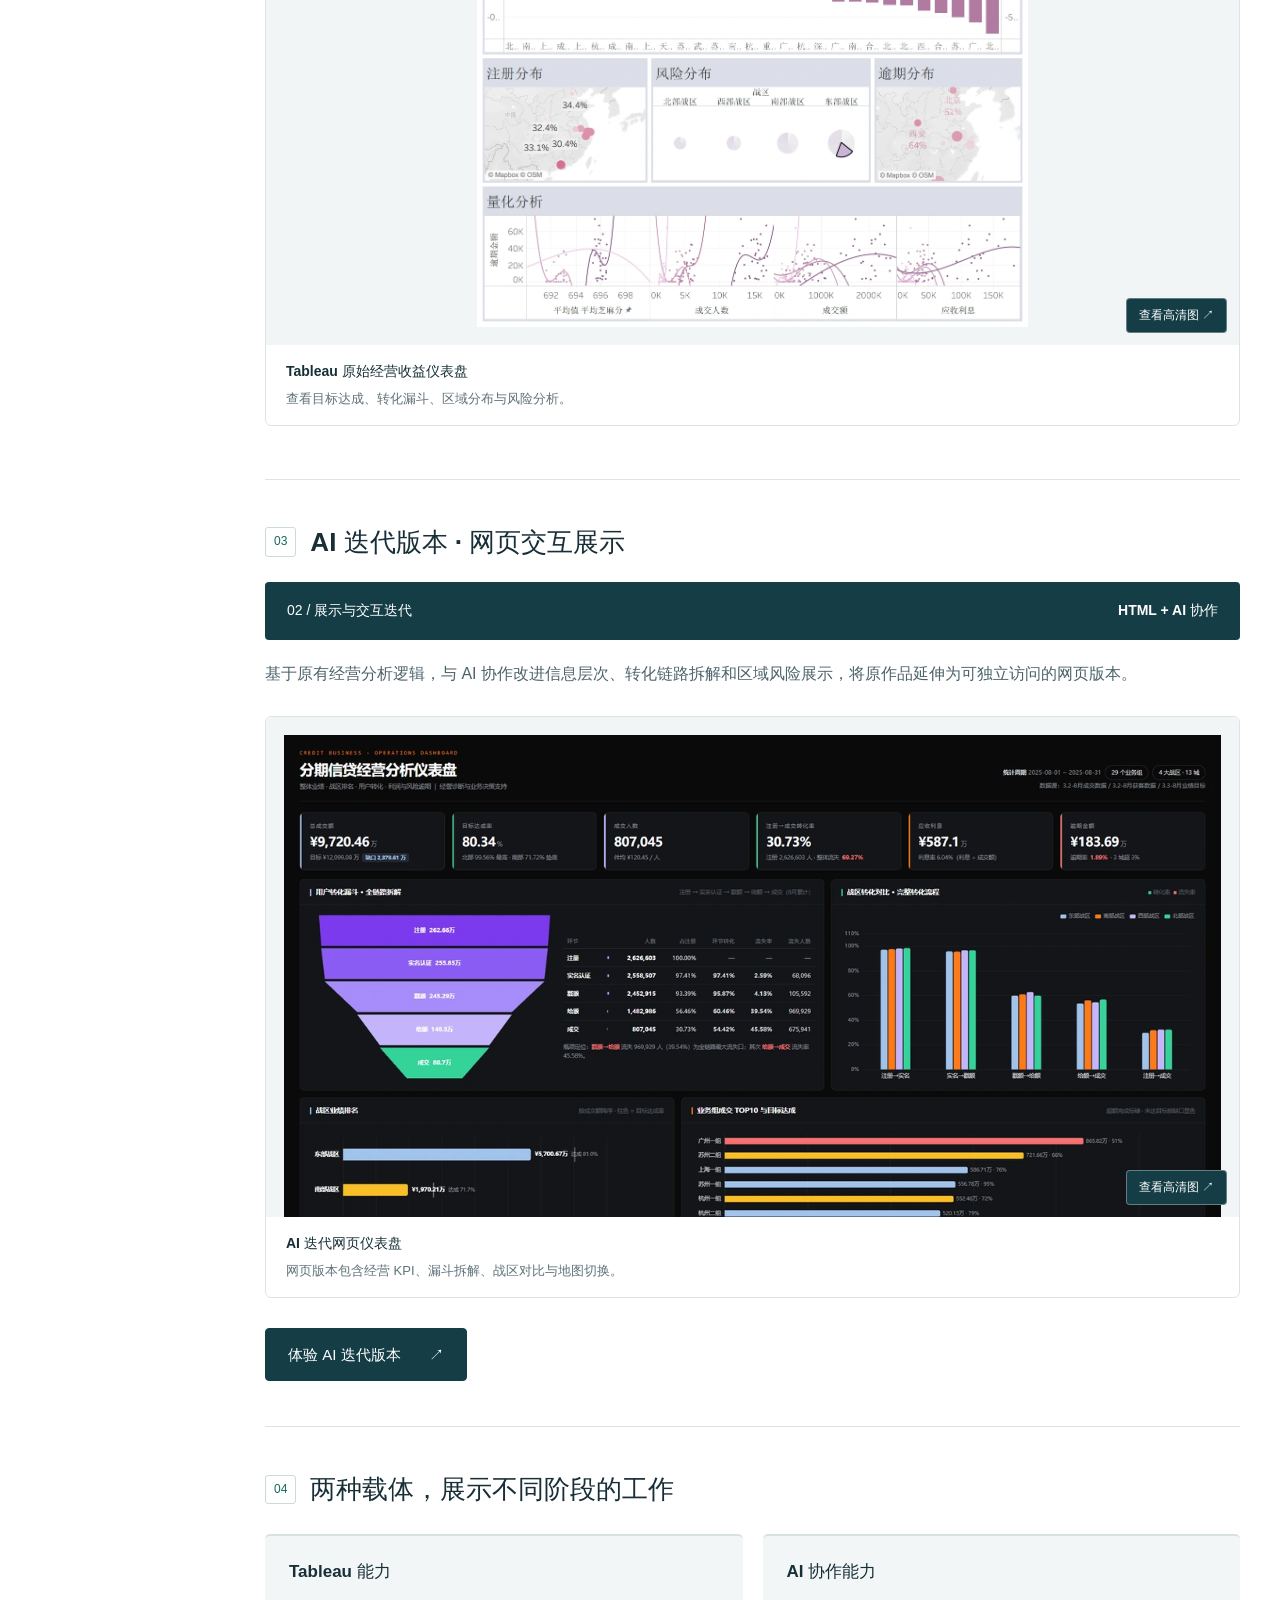
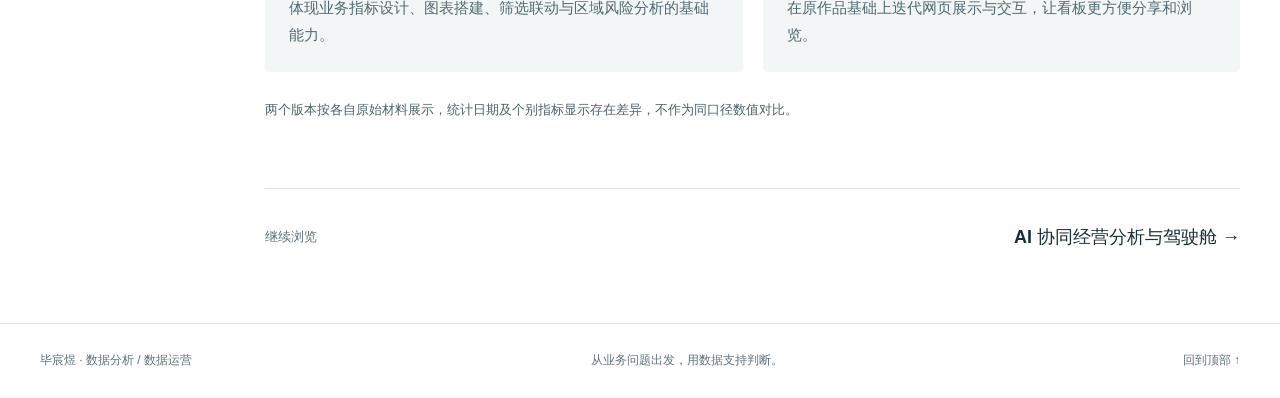
<file: projects/project-03-tableau/index.html>
<!doctype html><html lang="zh-CN"><head><meta charset="utf-8"><meta name="viewport" content="width=device-width,initial-scale=1"><meta name="description" content="以经营、转化、区域和风险为主线，先完成 Tableau 原始仪表盘，再与 AI 协作迭代网页展示。"><meta name="theme-color" content="#143d46"><title>经营收益智能仪表盘 · 毕宸煜</title><link rel="stylesheet" href="../../assets/css/site.css?v=3"><script src="../../assets/js/site.js?v=3" defer></script></head><body id="top"><a class="skip" href="#main">跳至正文</a><header class="site-header"><div class="nav-inner"><a class="brand" href="../../index.html"><span class="monogram" aria-hidden="true">毕</span><span>毕宸煜<span class="brand-sub"> / 数据分析作品集</span></span></a><nav aria-label="主导航"><a href="../../index.html#projects">项目作品</a><a href="../../index.html#about">关于我</a><a href="../../index.html#contact">联系我 <span aria-hidden="true">↗</span></a></nav></div></header><main id="main"><div class="case-hero wrap"><a class="back-link" href="../../index.html#projects">← 返回项目作品</a><div class="eyebrow">项目 03 <span> / 2026.07 — 2026.08</span></div><h1>经营收益智能仪表盘</h1><p class="case-lede">以经营、转化、区域和风险为主线，先完成 Tableau 原始仪表盘，再与 AI 协作迭代网页展示。</p><div class="tags"><span>Tableau</span><span>交互看板</span><span>网页迭代</span></div><div class="case-overview"><div><span>项目重点</span><strong>从 Tableau 看板，到网页交互迭代。</strong></div><div><span>Tableau 原作 × 网页迭代</span><strong class="accent">双版本</strong></div></div></div><div class="case-layout wrap"><aside class="case-toc"><span>案例导航</span><a href="#section-1"><small>01</small>分析任务</a><a href="#section-2"><small>02</small>Tableau 原作</a><a href="#section-3"><small>03</small>AI 迭代</a><a href="#section-4"><small>04</small>项目产出</a><a class="toc-home" href="../../index.html#projects">← 全部项目</a></aside><div class="case-content"><section class="case-section" id="section-1"><div class="section-heading"><span class="section-number">01</span><h2>把经营表现与风险放在同一视野</h2></div><p class="section-intro">围绕业绩进度、成交、毛利、转化率及逾期率等指标搭建 Tableau 看板，从经营、转化、区域和风险四个维度支持经营复盘。</p><div class="info-grid"><div class="info-block"><h3>指标与看板</h3><p>组合趋势图、柱状图、漏斗图及区域分布图，展示目标与实际以及地区经营差异。</p></div><div class="info-block"><h3>层级与风险</h3><p>原始项目支持战区—城市—小组的层级分析，结合毛利波动和区域逾期分布定位差异。</p></div></div></section><section class="case-section" id="section-2"><div class="section-heading"><span class="section-number">02</span><h2>原始版本 · Tableau 仪表盘</h2></div><div class="version-label"><span>01 / 原始作品</span><strong>Tableau</strong></div><p>先完成指标设计、图表组织与看板搭建，再以此为基础进行后续迭代。这里展示 Tableau 原作品的高清截图。</p><figure class="work-figure tableau-shot"><a class="image-open" href="../../assets/images/tableau-original-full.webp" data-lightbox data-title="Tableau 原始经营收益仪表盘" aria-label="放大查看：Tableau 原始经营收益仪表盘"><img src="../../assets/images/tableau-original-preview.webp" alt="Tableau 原始经营收益仪表盘" loading="lazy" decoding="async" width="1169" height="1654"><span class="enlarge">查看高清图 ↗</span></a><figcaption><strong>Tableau 原始经营收益仪表盘</strong><span>查看目标达成、转化漏斗、区域分布与风险分析。</span></figcaption></figure></section><section class="case-section" id="section-3"><div class="section-heading"><span class="section-number">03</span><h2>AI 迭代版本 · 网页交互展示</h2></div><div class="version-label dark"><span>02 / 展示与交互迭代</span><strong>HTML + AI 协作</strong></div><p>基于原有经营分析逻辑，与 AI 协作改进信息层次、转化链路拆解和区域风险展示，将原作品延伸为可独立访问的网页版本。</p><figure class="work-figure web-shot"><a class="image-open" href="../../assets/images/tableau-web-full.webp" data-lightbox data-title="AI 迭代网页仪表盘" aria-label="放大查看：AI 迭代网页仪表盘"><img src="../../assets/images/tableau-web-preview.webp" alt="AI 迭代网页仪表盘" loading="lazy" decoding="async" width="1200" height="1975"><span class="enlarge">查看高清图 ↗</span></a><figcaption><strong>AI 迭代网页仪表盘</strong><span>网页版本包含经营 KPI、漏斗拆解、战区对比与地图切换。</span></figcaption></figure><a class="button" href="ai-version/index.html">体验 AI 迭代版本 <span aria-hidden="true">↗</span></a></section><section class="case-section" id="section-4"><div class="section-heading"><span class="section-number">04</span><h2>两种载体，展示不同阶段的工作</h2></div><div class="info-grid"><div class="info-block"><h3>Tableau 能力</h3><p>体现业务指标设计、图表搭建、筛选联动与区域风险分析的基础能力。</p></div><div class="info-block"><h3>AI 协作能力</h3><p>在原作品基础上迭代网页展示与交互，让看板更方便分享和浏览。</p></div></div><p class="small-note">两个版本按各自原始材料展示，统计日期及个别指标显示存在差异，不作为同口径数值对比。</p></section><div class="next-project"><span>继续浏览</span><a href="../project-04-ai-dashboard/index.html">AI 协同经营分析与驾驶舱 →</a></div></div></div></main><footer class="site-footer"><a href="../../index.html">毕宸煜 · 数据分析 / 数据运营</a><span>从业务问题出发，用数据支持判断。</span><a href="#top">回到顶部 ↑</a></footer><dialog class="lightbox" aria-labelledby="lightbox-title"><div class="lightbox-bar"><strong id="lightbox-title">高清作品</strong><div><button type="button" id="zoom-toggle">原尺寸查看</button><button type="button" id="lightbox-close" aria-label="关闭大图">关闭 ×</button></div></div><div class="lightbox-stage" tabindex="0" aria-label="图片区域，原尺寸模式可滚动查看"><img alt=""></div><p class="lightbox-hint">可切换原尺寸，滚动查看细节 · 按 ESC 或点击图片外的背景关闭</p></dialog></body></html>
</file>
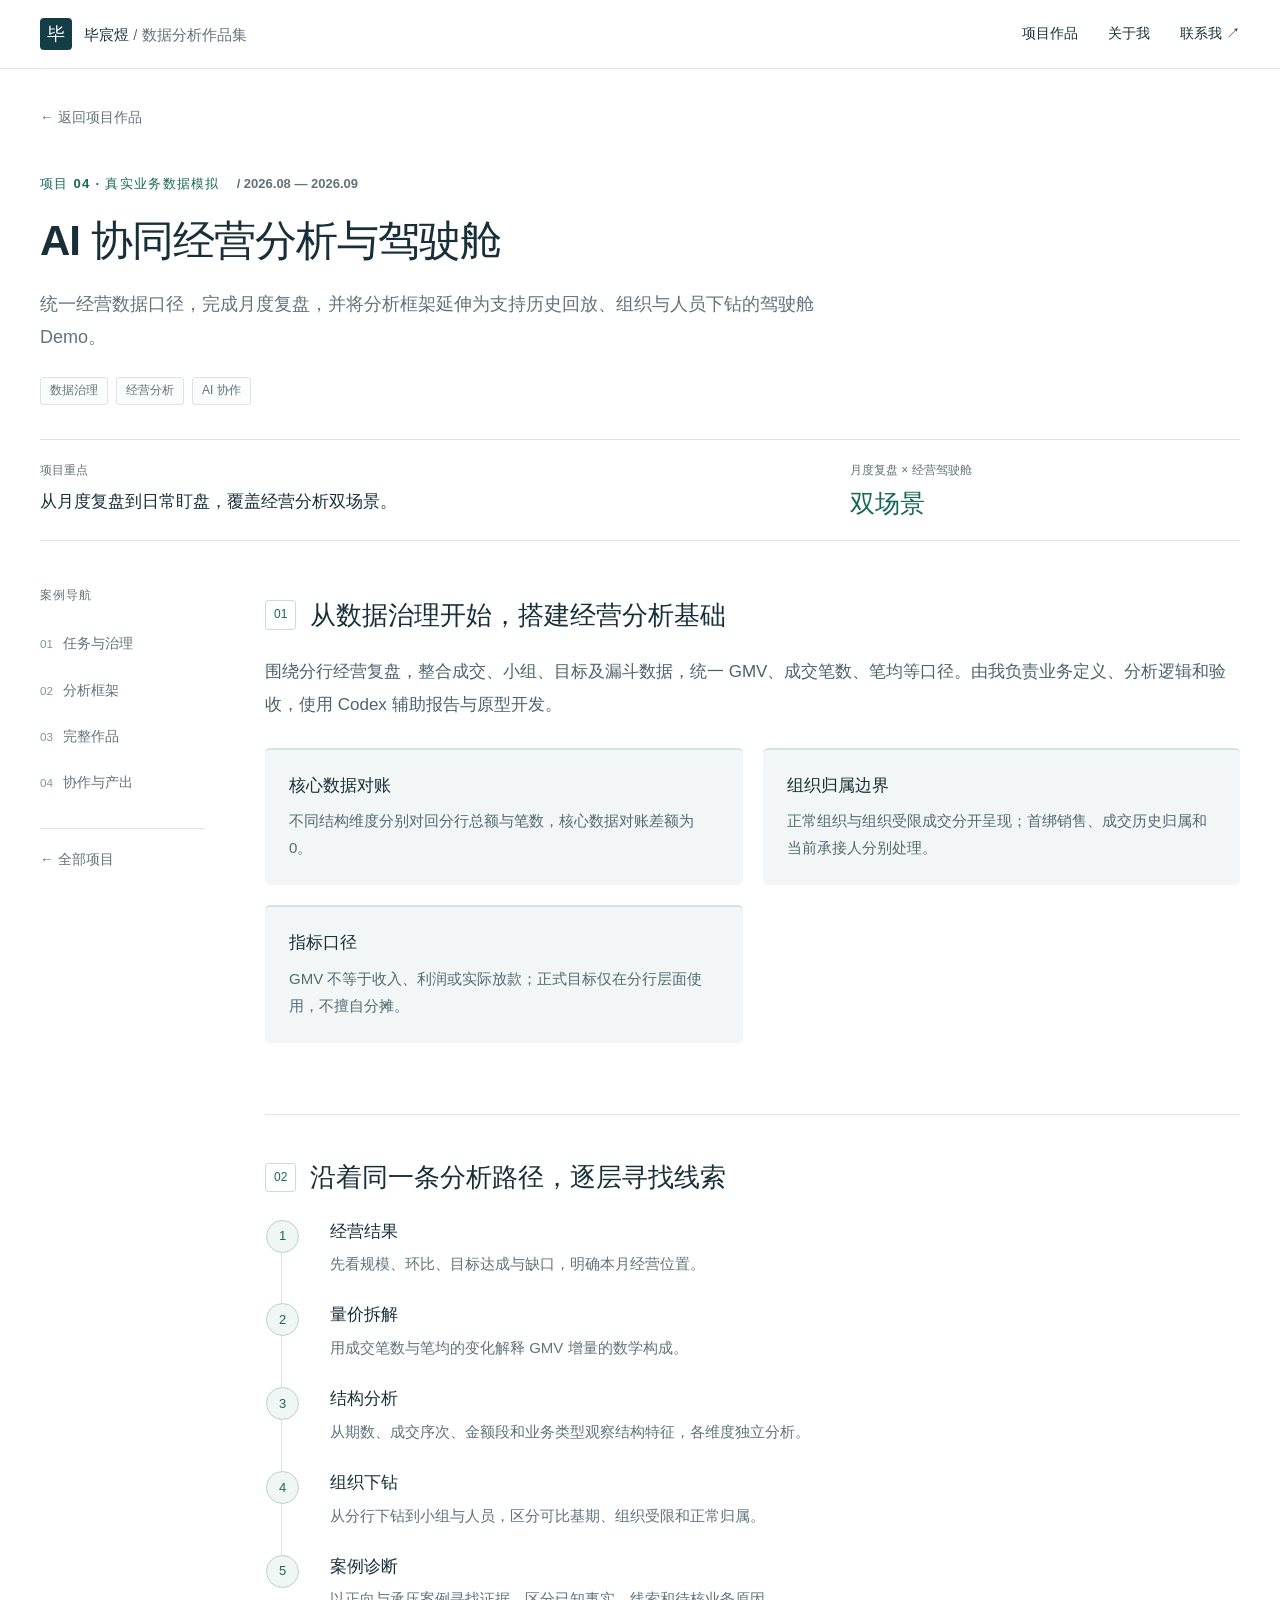
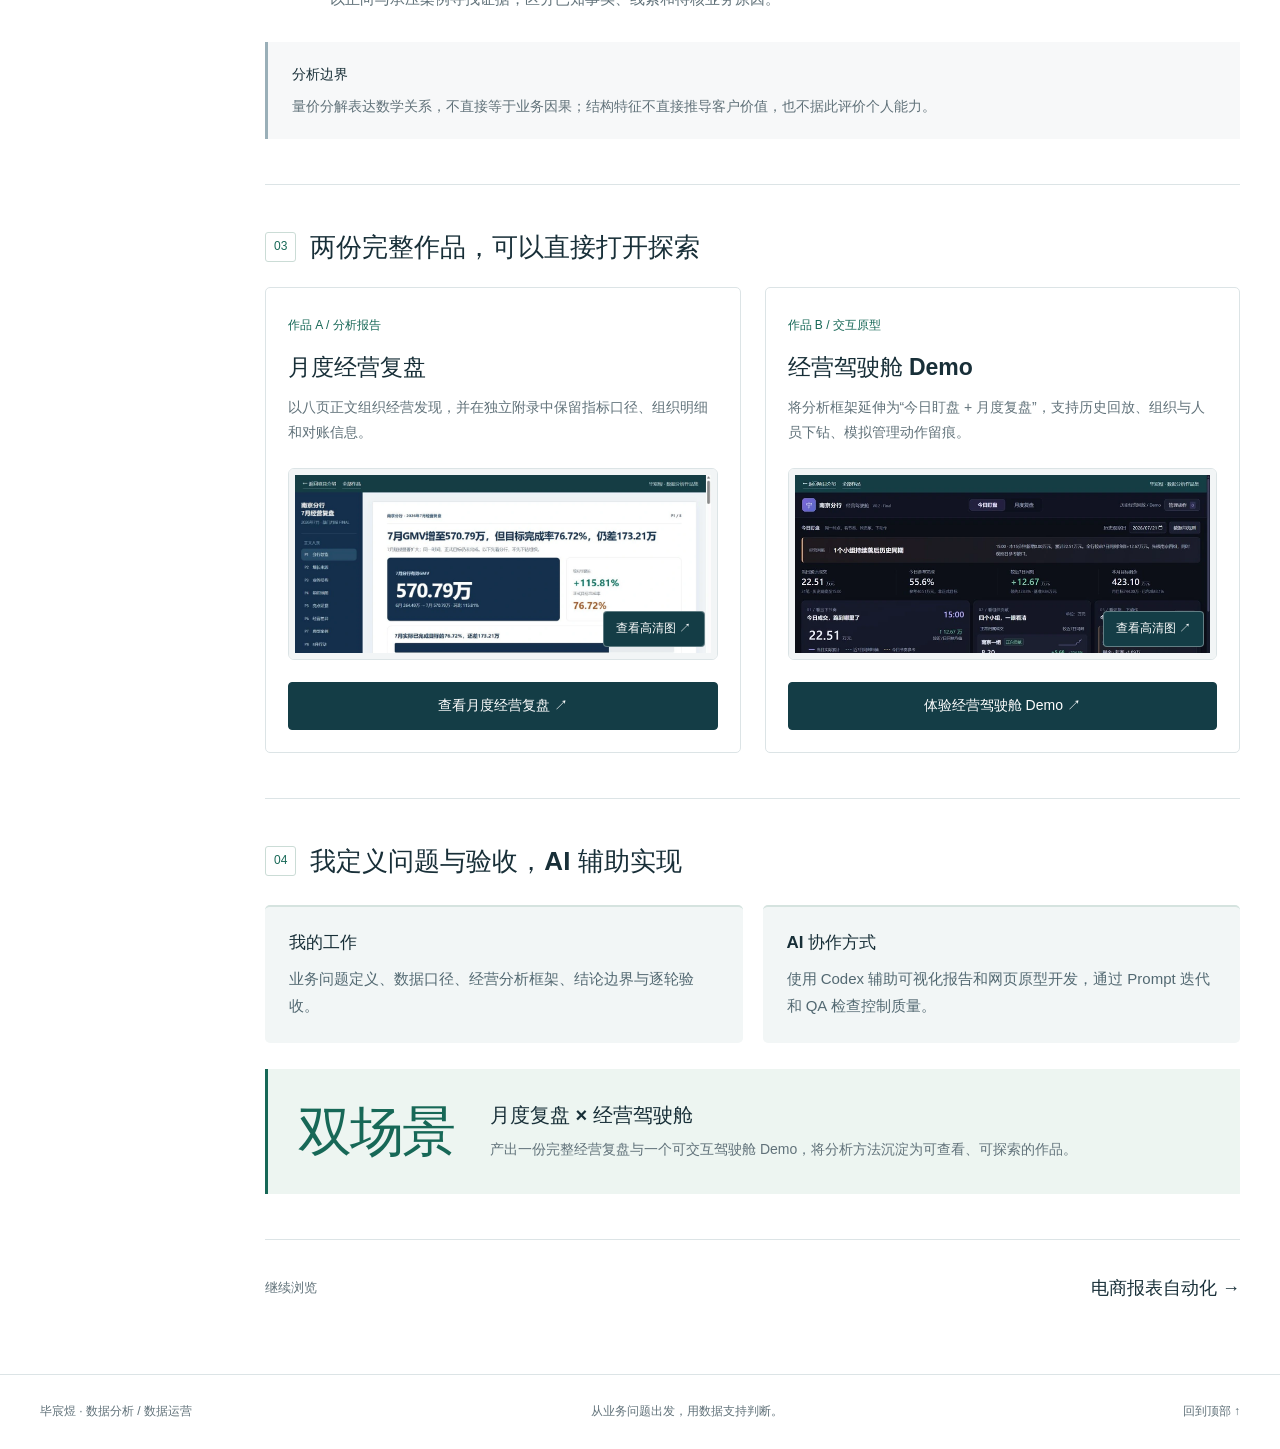
<file: projects/project-04-ai-dashboard/index.html>
<!doctype html><html lang="zh-CN"><head><meta charset="utf-8"><meta name="viewport" content="width=device-width,initial-scale=1"><meta name="description" content="真实业务数据模拟：统一经营数据口径，完成月度复盘，并将分析框架延伸为支持历史回放、组织与人员下钻的驾驶舱 Demo。"><meta name="theme-color" content="#143d46"><title>AI 协同经营分析与驾驶舱 · 毕宸煜</title><link rel="stylesheet" href="../../assets/css/site.css?v=3"><script src="../../assets/js/site.js?v=3" defer></script></head><body id="top"><a class="skip" href="#main">跳至正文</a><header class="site-header"><div class="nav-inner"><a class="brand" href="../../index.html"><span class="monogram" aria-hidden="true">毕</span><span>毕宸煜<span class="brand-sub"> / 数据分析作品集</span></span></a><nav aria-label="主导航"><a href="../../index.html#projects">项目作品</a><a href="../../index.html#about">关于我</a><a href="../../index.html#contact">联系我 <span aria-hidden="true">↗</span></a></nav></div></header><main id="main"><div class="case-hero wrap"><a class="back-link" href="../../index.html#projects">← 返回项目作品</a><div class="eyebrow">项目 04 · 真实业务数据模拟 <span> / 2026.08 — 2026.09</span></div><h1>AI 协同经营分析与驾驶舱</h1><p class="case-lede">统一经营数据口径，完成月度复盘，并将分析框架延伸为支持历史回放、组织与人员下钻的驾驶舱 Demo。</p><div class="tags"><span>数据治理</span><span>经营分析</span><span>AI 协作</span></div><div class="case-overview"><div><span>项目重点</span><strong>从月度复盘到日常盯盘，覆盖经营分析双场景。</strong></div><div><span>月度复盘 × 经营驾驶舱</span><strong class="accent">双场景</strong></div></div></div><div class="case-layout wrap"><aside class="case-toc"><span>案例导航</span><a href="#section-1"><small>01</small>任务与治理</a><a href="#section-2"><small>02</small>分析框架</a><a href="#section-3"><small>03</small>完整作品</a><a href="#section-4"><small>04</small>协作与产出</a><a class="toc-home" href="../../index.html#projects">← 全部项目</a></aside><div class="case-content"><section class="case-section" id="section-1"><div class="section-heading"><span class="section-number">01</span><h2>从数据治理开始，搭建经营分析基础</h2></div><p class="section-intro">围绕分行经营复盘，整合成交、小组、目标及漏斗数据，统一 GMV、成交笔数、笔均等口径。由我负责业务定义、分析逻辑和验收，使用 Codex 辅助报告与原型开发。</p><div class="info-grid"><div class="info-block"><h3>核心数据对账</h3><p>不同结构维度分别对回分行总额与笔数，核心数据对账差额为 0。</p></div><div class="info-block"><h3>组织归属边界</h3><p>正常组织与组织受限成交分开呈现；首绑销售、成交历史归属和当前承接人分别处理。</p></div><div class="info-block"><h3>指标口径</h3><p>GMV 不等于收入、利润或实际放款；正式目标仅在分行层面使用，不擅自分摊。</p></div></div></section><section class="case-section" id="section-2"><div class="section-heading"><span class="section-number">02</span><h2>沿着同一条分析路径，逐层寻找线索</h2></div><ol class="process"><li><h3>经营结果</h3><p>先看规模、环比、目标达成与缺口，明确本月经营位置。</p></li><li><h3>量价拆解</h3><p>用成交笔数与笔均的变化解释 GMV 增量的数学构成。</p></li><li><h3>结构分析</h3><p>从期数、成交序次、金额段和业务类型观察结构特征，各维度独立分析。</p></li><li><h3>组织下钻</h3><p>从分行下钻到小组与人员，区分可比基期、组织受限和正常归属。</p></li><li><h3>案例诊断</h3><p>以正向与承压案例寻找证据，区分已知事实、线索和待核业务原因。</p></li></ol><aside class="note"><strong>分析边界</strong><p>量价分解表达数学关系，不直接等于业务因果；结构特征不直接推导客户价值，也不据此评价个人能力。</p></aside></section><section class="case-section" id="section-3"><div class="section-heading"><span class="section-number">03</span><h2>两份完整作品，可以直接打开探索</h2></div><div class="deliverables"><article><div class="deliverable-top"><span>作品 A / 分析报告</span><h3>月度经营复盘</h3><p>以八页正文组织经营发现，并在独立附录中保留指标口径、组织明细和对账信息。</p></div><figure class="work-figure "><a class="image-open" href="../../assets/images/monthly-preview.png" data-lightbox data-title="月度经营复盘预览" aria-label="放大查看：月度经营复盘预览"><img src="../../assets/images/monthly-detail.webp" alt="月度经营复盘预览" loading="lazy" decoding="async" width="1200" height="675"><span class="enlarge">查看高清图 ↗</span></a><figcaption><strong>月度经营复盘预览</strong><span>打开完整作品可查看八页分析及附录。</span></figcaption></figure><a class="button" href="monthly-report/index.html">查看月度经营复盘 ↗</a></article><article><div class="deliverable-top"><span>作品 B / 交互原型</span><h3>经营驾驶舱 Demo</h3><p>将分析框架延伸为“今日盯盘 + 月度复盘”，支持历史回放、组织与人员下钻、模拟管理动作留痕。</p></div><figure class="work-figure "><a class="image-open" href="../../assets/images/dashboard-preview.png" data-lightbox data-title="经营驾驶舱 Demo 预览" aria-label="放大查看：经营驾驶舱 Demo 预览"><img src="../../assets/images/dashboard-thumb.webp" alt="经营驾驶舱 Demo 预览" loading="lazy" decoding="async" width="800" height="450"><span class="enlarge">查看高清图 ↗</span></a><figcaption><strong>经营驾驶舱 Demo 预览</strong><span>历史经营回放与模拟操作，不连接实时业务系统。</span></figcaption></figure><a class="button" href="dashboard-demo/index.html">体验经营驾驶舱 Demo ↗</a></article></div></section><section class="case-section" id="section-4"><div class="section-heading"><span class="section-number">04</span><h2>我定义问题与验收，AI 辅助实现</h2></div><div class="info-grid"><div class="info-block"><h3>我的工作</h3><p>业务问题定义、数据口径、经营分析框架、结论边界与逐轮验收。</p></div><div class="info-block"><h3>AI 协作方式</h3><p>使用 Codex 辅助可视化报告和网页原型开发，通过 Prompt 迭代和 QA 检查控制质量。</p></div></div><div class="result-panel"><strong>双场景</strong><div><h3>月度复盘 × 经营驾驶舱</h3><p>产出一份完整经营复盘与一个可交互驾驶舱 Demo，将分析方法沉淀为可查看、可探索的作品。</p></div></div></section><div class="next-project"><span>继续浏览</span><a href="../project-01-excel/index.html">电商报表自动化 →</a></div></div></div></main><footer class="site-footer"><a href="../../index.html">毕宸煜 · 数据分析 / 数据运营</a><span>从业务问题出发，用数据支持判断。</span><a href="#top">回到顶部 ↑</a></footer><dialog class="lightbox" aria-labelledby="lightbox-title"><div class="lightbox-bar"><strong id="lightbox-title">高清作品</strong><div><button type="button" id="zoom-toggle">原尺寸查看</button><button type="button" id="lightbox-close" aria-label="关闭大图">关闭 ×</button></div></div><div class="lightbox-stage" tabindex="0" aria-label="图片区域，原尺寸模式可滚动查看"><img alt=""></div><p class="lightbox-hint">可切换原尺寸，滚动查看细节 · 按 ESC 或点击图片外的背景关闭</p></dialog></body></html>
</file>
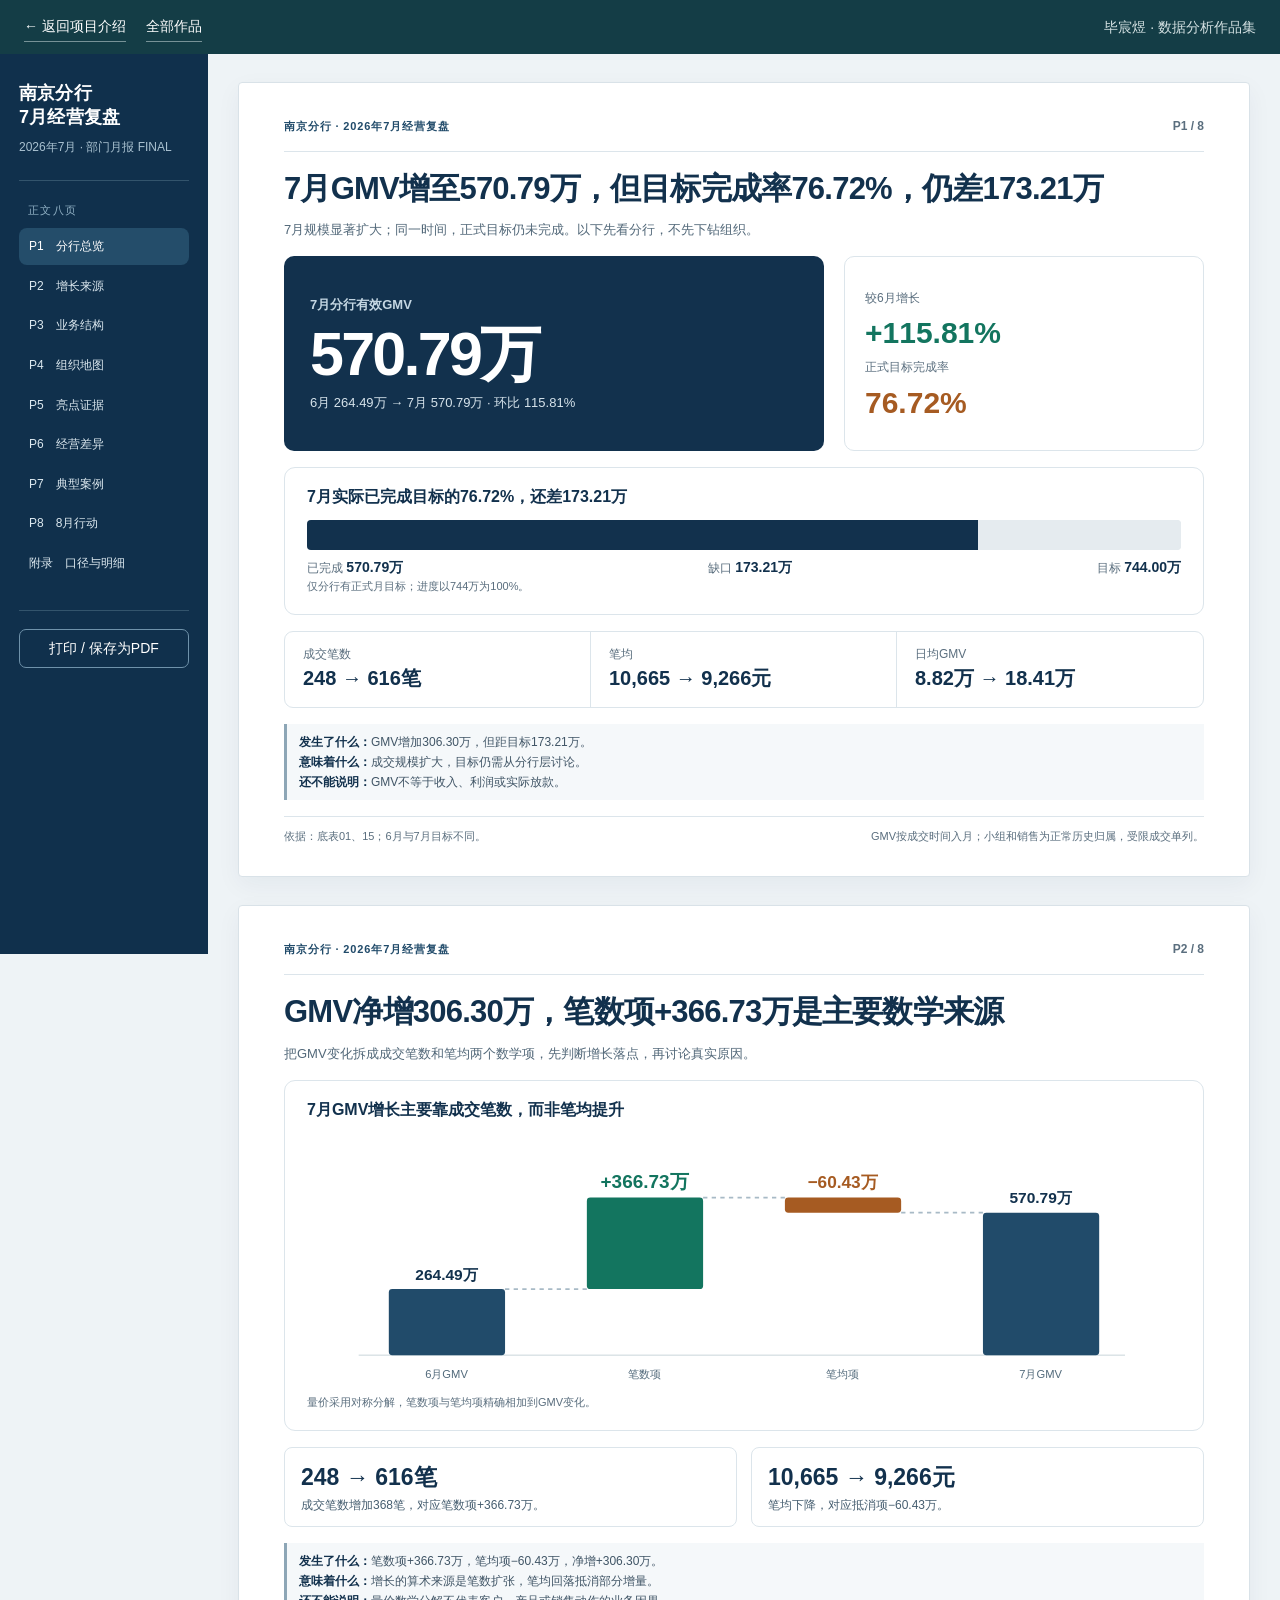
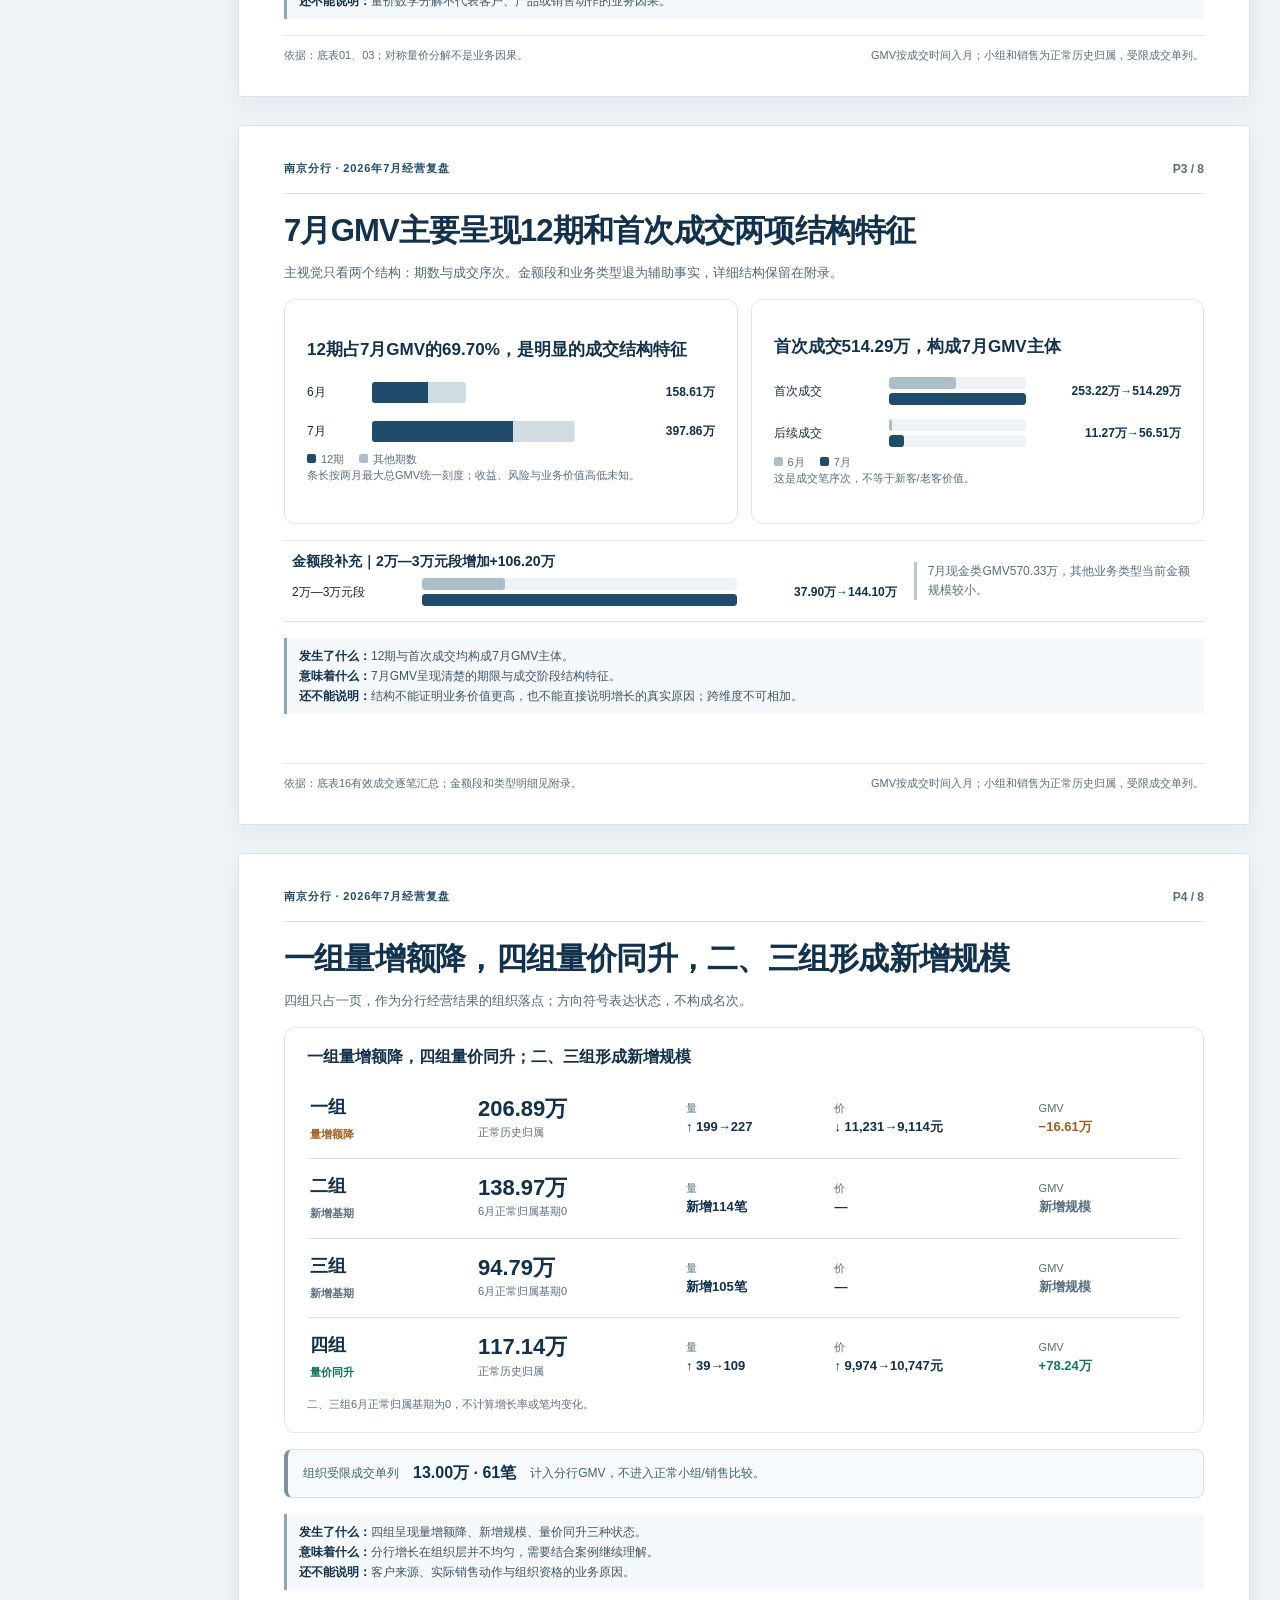
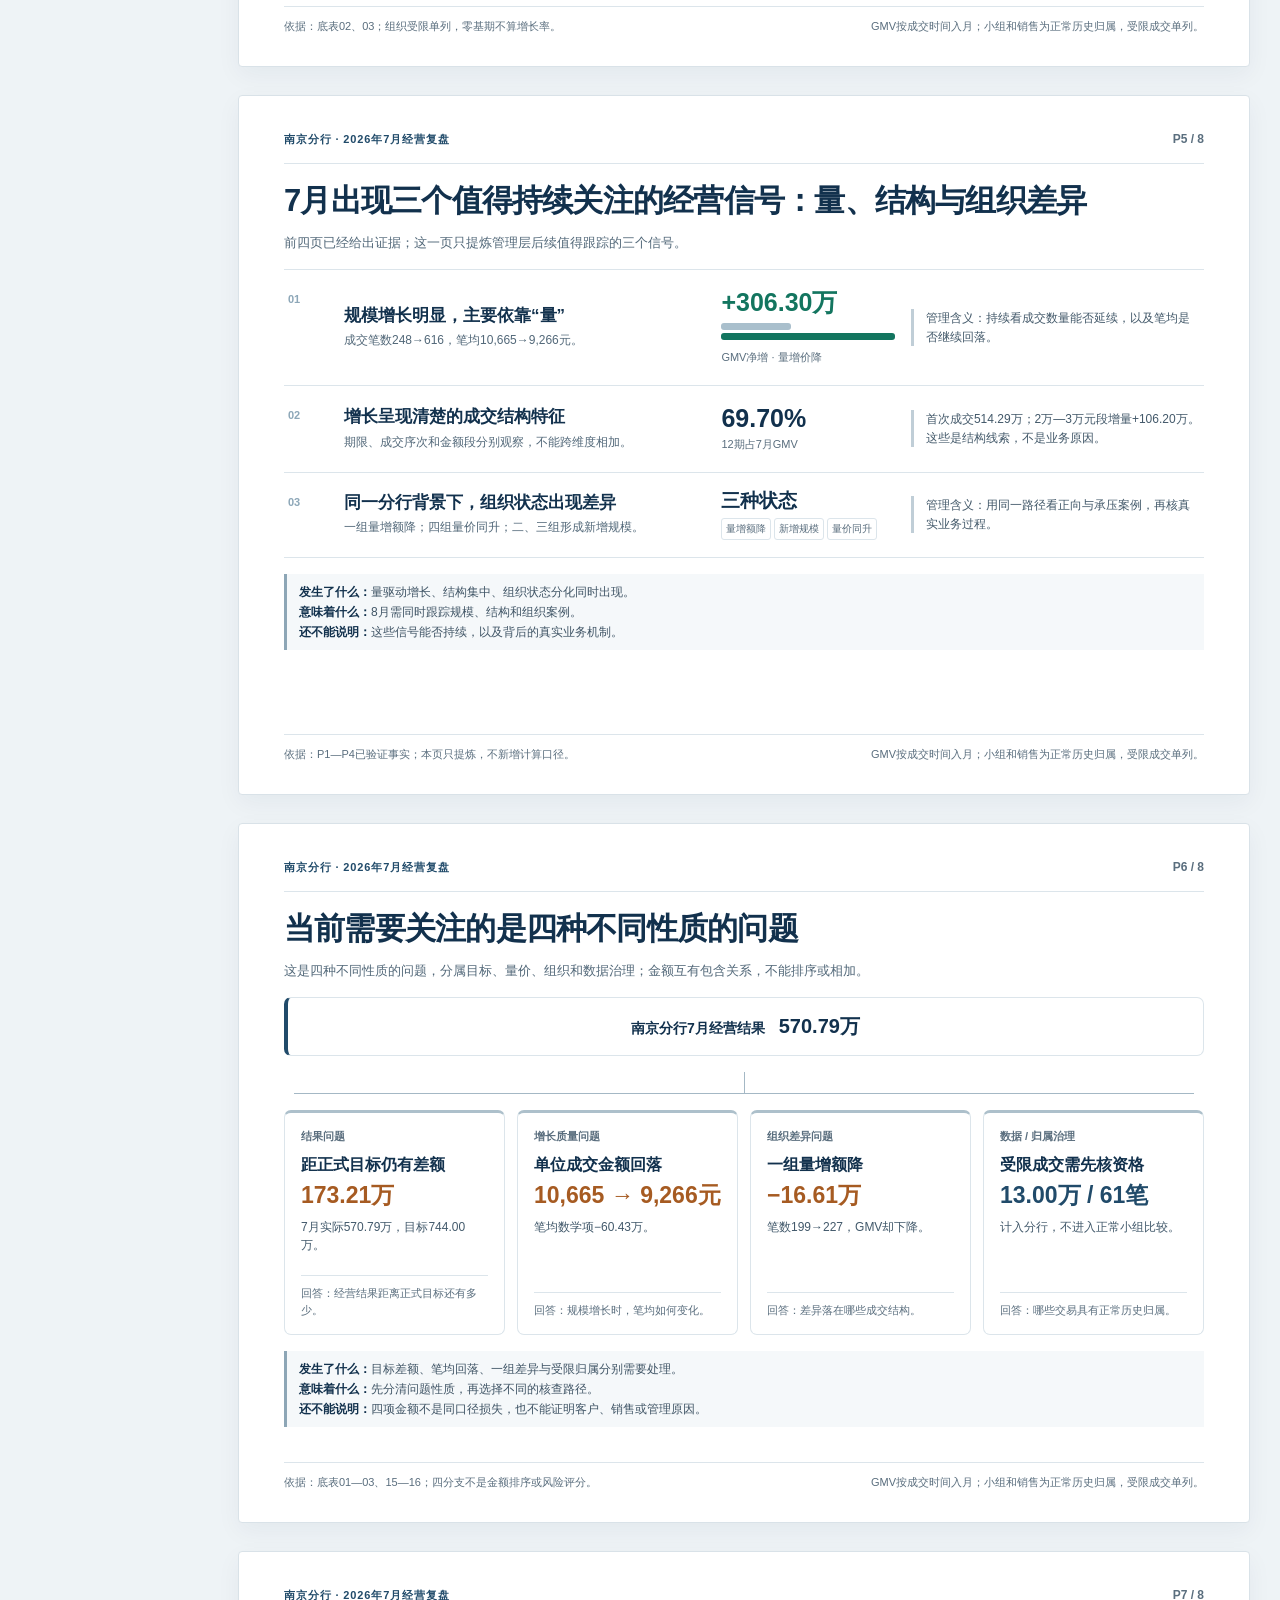
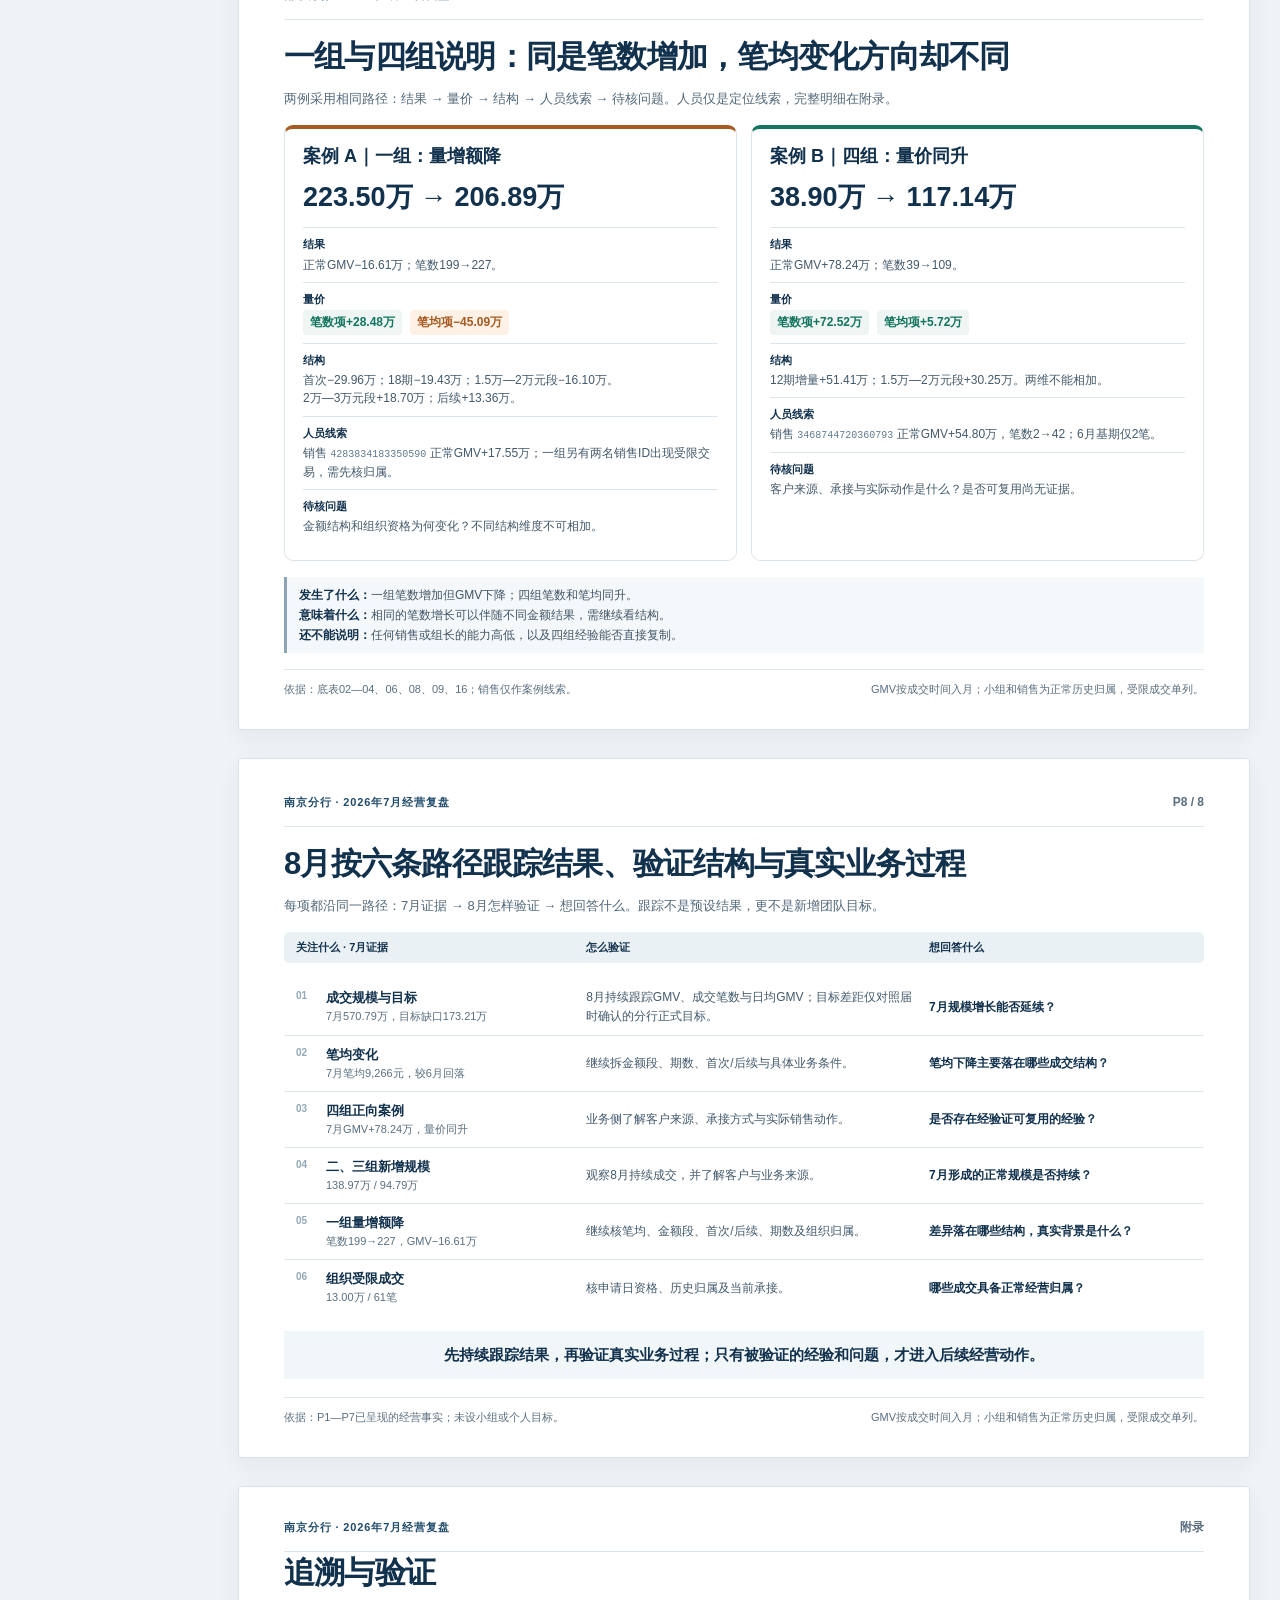
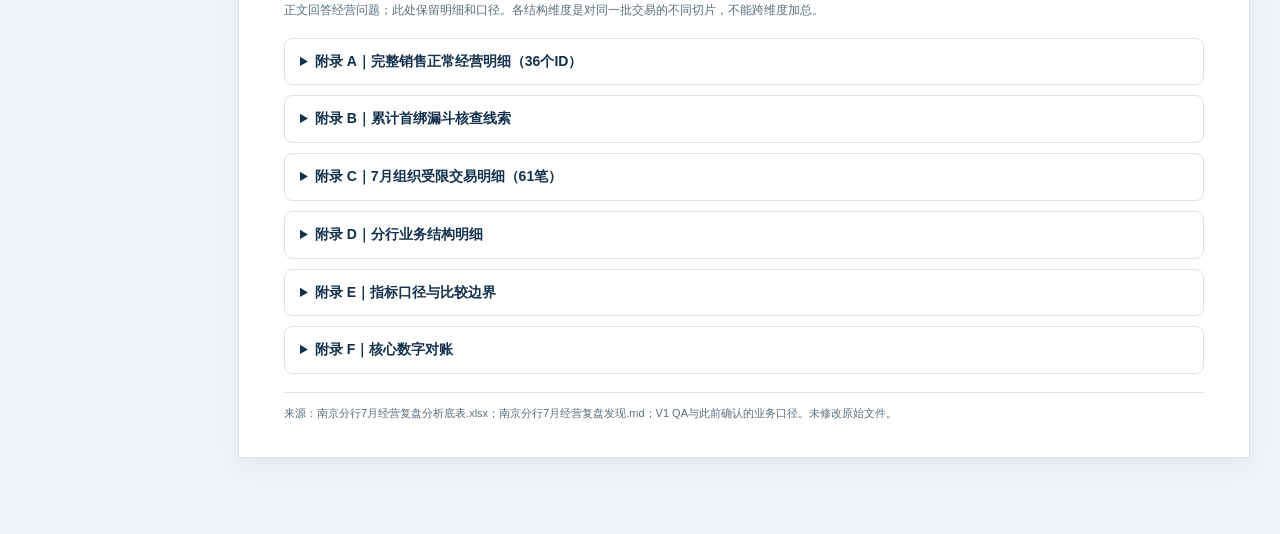
<file: projects/project-04-ai-dashboard/monthly-report/index.html>
<!doctype html><html lang="zh-CN"><head><meta charset="utf-8"><meta name="viewport" content="width=device-width,initial-scale=1"><meta name="color-scheme" content="light"><title>南京分行7月经营复盘 FINAL</title><style>:root{--navy:#12314d;--navy2:#214b6a;--ink:#192a38;--muted:#5a6e7e;--line:#dce5eb;--paper:#eef3f6;--white:#fff;--good:#13755f;--goodbg:#e7f5ef;--watch:#a65b22;--watchbg:#fff1e2;--bluebg:#eaf2f8;--soft:#f7fafb}
*{box-sizing:border-box}
html{scroll-behavior:smooth}
body{margin:0;background:var(--paper);color:var(--ink);font-family:'Segoe UI','Microsoft YaHei','PingFang SC',sans-serif;font-size:14px;line-height:1.55}
button{font:inherit}
.layout{display:grid;grid-template-columns:208px minmax(0,1fr);gap:0;max-width:1720px;margin:auto}
.rail{position:sticky;top:0;align-self:start;height:100vh;background:#10304c;color:#dce8ef;padding:27px 19px;overflow:auto}
.rail-brand{font-size:18px;font-weight:750;color:#fff;line-height:1.35;letter-spacing:.01em}
.rail-sub{font-size:12px;color:#a9c1d0;margin-top:8px;padding-bottom:24px;border-bottom:1px solid #33546c}
.rail-label{font-size:11px;letter-spacing:.12em;color:#91b1c5;margin:21px 9px 9px}
.rail a{display:block;color:#dce8ef;text-decoration:none;font-size:12px;padding:9px 10px;border-radius:8px;margin:3px 0}
.rail a:hover,.rail a.active{background:#244d6a;color:#fff}
.rail-actions{margin-top:28px;border-top:1px solid #33546c;padding-top:18px}
.rail button{border:1px solid #6f92aa;background:transparent;color:#fff;border-radius:7px;padding:8px 12px;cursor:pointer;width:100%}
.content{padding:28px 30px 48px;min-width:0}
.page,.appendix{background:var(--white);border:1px solid #d9e2e8;box-shadow:0 8px 25px rgba(22,48,70,.05);border-radius:4px;max-width:1250px;margin:0 auto 28px;padding:34px 45px 35px;min-height:700px}
.page{display:flex;flex-direction:column;gap:19px}
.page-head{display:flex;justify-content:space-between;align-items:center;border-bottom:1px solid var(--line);padding-bottom:15px;margin-bottom:1px}
.eyebrow{color:var(--navy2);font-size:11px;letter-spacing:.08em;font-weight:750}
.page-no{font-size:12px;color:var(--muted);font-weight:700}
h1,h2,h3,p{margin:0}
h1{font-size:29px;line-height:1.28;letter-spacing:-.025em;color:var(--navy);font-weight:750;max-width:1000px}
h2{font-size:19px;color:var(--navy);line-height:1.3}
h3{font-size:15px;color:var(--navy)}
.lede{font-size:14px;color:#405667;max-width:1030px}
.muted{color:var(--muted)}
.fine{font-size:11px;color:var(--muted);line-height:1.5}
.micro{font-size:11px;color:var(--muted)}
.strong{font-weight:700;color:var(--navy)}
.tag{display:inline-flex;align-items:center;border-radius:4px;padding:3px 8px;font-size:11px;font-weight:750;letter-spacing:.01em;white-space:nowrap}
.tag.good{background:var(--goodbg);color:var(--good)}
.tag.watch{background:var(--watchbg);color:var(--watch)}
.tag.neutral{background:var(--bluebg);color:var(--navy2)}
.metric-row{display:grid;grid-template-columns:repeat(4,minmax(0,1fr));gap:12px}
.metric{border:1px solid var(--line);background:#fff;border-radius:10px;padding:15px 17px}
.metric .label{font-size:12px;color:var(--muted);font-weight:650}
.metric .value{font-size:27px;font-weight:760;color:var(--navy);letter-spacing:-.025em;line-height:1.18;margin-top:6px;white-space:nowrap}
.metric .context{font-size:11px;color:var(--muted);margin-top:7px}
.metric.good .value{color:var(--good)}
.metric.watch .value{color:var(--watch)}
.grid2{display:grid;grid-template-columns:1fr 1fr;gap:16px}
.grid3{display:grid;grid-template-columns:repeat(3,minmax(0,1fr));gap:14px}
.panel{border:1px solid var(--line);border-radius:10px;padding:18px 20px;background:#fff;min-width:0}
.panel.soft{background:var(--soft)}
.panel.good-edge{border-left:4px solid var(--good)}
.panel.watch-edge{border-left:4px solid var(--watch)}
.panel h3{margin-bottom:10px}
.section-label{font-size:12px;font-weight:760;letter-spacing:.02em;display:flex;align-items:center;gap:8px;color:var(--navy);margin-bottom:10px}
.keyline{display:flex;align-items:baseline;gap:9px;margin:5px 0}
.keyline b{font-size:24px;color:var(--navy);letter-spacing:-.02em}
.keyline span{font-size:12px;color:var(--muted)}
.pair{display:flex;justify-content:space-between;gap:16px;margin:8px 0;font-size:13px}
.pair b{font-weight:750;color:var(--navy);white-space:nowrap}
.bar-track{width:100%;height:9px;border-radius:99px;background:#e9eef2;overflow:hidden}
.bar-fill{height:100%;border-radius:99px;background:var(--navy2)}
.bar-fill.good{background:var(--good)}
.bar-fill.watch{background:var(--watch)}
.comparison{display:grid;grid-template-columns:120px 1fr 86px;gap:10px;align-items:center;margin:11px 0;font-size:12px}
.comparison .bar-track{height:14px}
.comparison strong{text-align:right;color:var(--navy)}
.bridge{display:grid;grid-template-columns:140px 1fr 130px;gap:10px;align-items:center;margin:9px 0;font-size:12px}
.bridge .bar-track{height:12px}
.bridge strong{text-align:right;color:var(--navy)}
.good-watch{display:grid;grid-template-columns:1fr 1fr;gap:16px}
.good-watch .panel{height:100%}
.point{display:flex;gap:10px;margin:9px 0;color:#344a5b;font-size:13px}
.point::before{content:'';width:6px;height:6px;margin-top:7px;flex:none;border-radius:50%;background:var(--navy2)}
.point.good::before{background:var(--good)}
.point.watch::before{background:var(--watch)}
.page-foot{margin-top:auto;border-top:1px solid var(--line);padding-top:11px;display:flex;justify-content:space-between;gap:16px;font-size:11px;color:var(--muted)}
.group-grid{display:grid;grid-template-columns:repeat(2,minmax(0,1fr));gap:13px}
.group-card{padding:15px 17px;border:1px solid var(--line);border-radius:9px;min-width:0}
.group-top{display:flex;justify-content:space-between;align-items:center;gap:8px}
.group-card h2{font-size:17px}
.group-main{display:flex;align-items:baseline;gap:10px;margin:8px 0 2px}
.group-main b{font-size:26px;color:var(--navy);line-height:1.15}
.group-main span{font-size:12px;color:var(--muted)}
.group-card .pair{font-size:12px;margin:5px 0}
.group-card .takeaway{font-size:12px;color:#344a5b;padding-top:7px;margin-top:7px;border-top:1px solid var(--line)}
.restricted{border:1px solid #d6e1e8;border-left:4px solid #7b92a1;border-radius:8px;background:#f7fafc;padding:11px 15px;display:flex;align-items:center;gap:14px;font-size:12px;color:#455f70}
.restricted b{color:var(--navy);font-size:16px}
.case-grid{display:grid;grid-template-columns:repeat(2,minmax(0,1fr));gap:13px}
.case{border:1px solid var(--line);border-radius:10px;padding:17px 19px;display:flex;flex-direction:column;gap:7px}
.case .case-number{font-size:11px;font-weight:750;color:var(--good)}
.case h2{font-size:17px}
.case .big{font-size:27px;font-weight:750;color:var(--navy);line-height:1.15}
.case .detail{font-size:12px;color:#405667}
.case .question{font-size:12px;color:var(--muted);margin-top:auto;padding-top:9px;border-top:1px solid var(--line)}
.issue{padding:20px;border:1px solid var(--line);border-radius:10px;min-width:0}
.issue .big{font-size:29px;font-weight:760;color:var(--watch);line-height:1.18;margin:10px 0}
.issue h2{font-size:16px}
.issue p{font-size:12px;color:#3e5565}
.flow-hint{display:flex;align-items:center;gap:10px;color:var(--muted);font-size:12px}
.flow-hint .arrow{font-size:22px;color:#93a9b8}
.waterfall-box{border:1px solid var(--line);border-radius:10px;padding:17px 20px;background:#fbfdfe}
.waterfall-box svg{display:block;width:100%;height:auto;max-height:205px}
.structure{display:grid;grid-template-columns:1fr 1fr;gap:13px}
.structure .panel{padding:15px 18px}
.change-list{display:grid;grid-template-columns:1fr 1fr;gap:7px 14px}
.change-item{display:flex;justify-content:space-between;gap:10px;border-bottom:1px solid #e6edf1;padding:5px 0;font-size:12px}
.change-item b{white-space:nowrap}
.positive{color:var(--good)}.negative{color:var(--watch)}
.sales-mini{display:grid;grid-template-columns:1fr 1fr;gap:10px}
.sales-mini .panel{padding:13px 16px}
.sales-mini .line{display:flex;justify-content:space-between;gap:10px;margin:6px 0;font-size:12px}
.sales-mini code,.sales-table code{font-family:Consolas,'Courier New',monospace;font-size:11px;white-space:nowrap;color:var(--navy)}
.callout{background:#f2f7f9;border-left:4px solid var(--navy2);border-radius:2px;padding:11px 14px;font-size:12px;color:#41596b}
.callout.good{background:var(--goodbg);border-left-color:var(--good)}
.callout.watch{background:var(--watchbg);border-left-color:var(--watch)}
.sales-table{width:100%;border-collapse:collapse;font-size:12px}
.sales-table th{background:#eaf0f4;text-align:left;color:var(--navy);font-weight:750;padding:8px 10px}
.sales-table td{border-bottom:1px solid var(--line);padding:9px 10px;vertical-align:top}
.sales-table td.right,.sales-table th.right{text-align:right;white-space:nowrap}
.sales-table tr:last-child td{border-bottom:none}
.table-wrap{overflow-x:auto;border:1px solid var(--line);border-radius:9px}
.table-wrap .sales-table{min-width:780px}
.p7-panels{display:grid;grid-template-columns:1fr;gap:14px}
.p7-panels>div{min-width:0}
.direction-grid{display:grid;grid-template-columns:1fr 1fr;gap:17px}
.direction{border:1px solid var(--line);border-top:4px solid var(--good);border-radius:10px;padding:19px 23px}
.direction.watch{border-top-color:var(--watch)}
.direction h2{font-size:20px;margin-bottom:12px}
.direction ol{margin:0;padding-left:18px}
.direction li{padding:0 0 12px 4px;font-size:13px}
.direction li b{color:var(--navy)}
.direction li span{display:block;color:var(--muted);font-size:12px}
.closing{font-size:17px;font-weight:650;color:var(--navy);text-align:center;padding:19px 25px;border-top:1px solid var(--line);background:#f8fafb}
.appendix{min-height:0;padding-top:31px}
.appendix h1{font-size:24px;margin-bottom:8px}
.appendix > p{color:var(--muted);font-size:12px;margin-bottom:18px}
.appendix details{border:1px solid var(--line);border-radius:8px;margin:10px 0;background:#fff}
.appendix summary{padding:12px 15px;cursor:pointer;font-size:14px;font-weight:700;color:var(--navy)}
.appendix details .inner{padding:0 15px 16px}
.appendix .inner p{font-size:12px;margin:8px 0;color:#41596b}
.appendix .inner ul{font-size:12px;color:#41596b;padding-left:20px}
.appendix .inner li{margin:5px 0}
.source-line{margin-top:18px;font-size:11px;color:var(--muted);border-top:1px solid var(--line);padding-top:12px}
@media(max-width:1050px){.layout{display:block;width:100%;max-width:100%}.rail{position:relative;height:auto;padding:15px 20px}.rail-brand{font-size:16px}.rail-sub,.rail-label,.rail-actions{display:none}.rail nav{display:flex;overflow-x:auto;gap:4px;max-width:100%}.rail a{white-space:nowrap}.content{padding:15px;width:100%}.page,.appendix{padding:25px 25px;min-height:0}}
@media(max-width:720px){h1{font-size:23px}.metric-row,.group-grid,.case-grid,.grid2,.grid3,.good-watch,.structure,.sales-mini,.direction-grid{grid-template-columns:1fr}.page,.appendix{padding:22px 18px}.page{gap:15px}.metric-row{grid-template-columns:repeat(2,minmax(0,1fr))}.metric .value{font-size:22px}.restricted{flex-wrap:wrap}.page-foot{display:block}.page-foot span{display:block;margin:3px 0}.bridge{grid-template-columns:95px 1fr 95px}.comparison{grid-template-columns:100px 1fr 75px}}
@media print{@page{size:A4 landscape;margin:9mm}body{background:#fff;-webkit-print-color-adjust:exact;print-color-adjust:exact}.layout{display:block}.rail{display:none}.content{padding:0}.page{page-break-after:always;break-after:page;border:0;box-shadow:none;border-radius:0;margin:0;width:100%;max-width:none;height:188mm;min-height:0;padding:5mm 7mm;overflow:hidden;gap:7px}.page:last-of-type{page-break-after:always}.appendix{border:0;box-shadow:none;border-radius:0;margin:0;width:100%;max-width:none;padding:8mm 9mm}.appendix details{break-inside:avoid}.page-foot{margin-top:auto}h1{font-size:20px}.metric .value{font-size:23px}.case .big{font-size:23px}.group-main b{font-size:22px}.issue .big{font-size:25px}.waterfall-box{padding:9px 12px}.waterfall-box svg{max-height:140px}.structure .panel,.sales-mini .panel{padding:9px 12px}.sales-table td,.sales-table th{padding:5px 6px}.callout{padding:6px 10px}.structure,.sales-mini,.p7-panels{gap:7px}}

/* V2 uses the validated V1 foundation; these rules establish its hierarchy. */
.v2 .page{gap:16px;padding:34px 45px 31px}
.v2 h1{font-size:31px;max-width:1100px}
.v2 .page-intro{font-size:13px;color:#526879;margin-top:-4px}
.v2 .main-figure{border:1px solid var(--line);border-radius:11px;background:#fff;padding:19px 22px}
.v2 .chart-title{font-size:16px;font-weight:760;color:var(--navy);line-height:1.3;margin:0 0 12px}
.v2 .interpretation{border-left:3px solid #8da6b6;background:#f5f8fa;padding:9px 12px;color:#405566;font-size:12px;line-height:1.5}
.v2 .interpretation b{color:var(--navy)}
.v2 .interpretation div+div{margin-top:2px}
.v2 .source-note{font-size:11px;color:var(--muted);line-height:1.45}
.v2 .hero-grid{display:grid;grid-template-columns:1.2fr .8fr;gap:20px;align-items:stretch}
.v2 .hero-main{background:#12314d;color:#fff;border-radius:10px;padding:22px 26px;min-height:195px;display:flex;flex-direction:column;justify-content:center}
.v2 .hero-main .label{font-size:13px;color:#c4d6e2;font-weight:700}
.v2 .hero-main strong{font-size:61px;line-height:1.09;letter-spacing:-.045em;margin:6px 0}
.v2 .hero-main .sub{font-size:13px;color:#d6e3eb}
.v2 .hero-side{border:1px solid var(--line);border-radius:10px;padding:19px 20px;display:flex;flex-direction:column;justify-content:center;gap:9px}
.v2 .hero-side .value{font-size:30px;font-weight:760;color:var(--good);line-height:1.1}
.v2 .hero-side .value.watch{color:var(--watch)}
.v2 .hero-side .small{font-size:12px;color:var(--muted)}
.v2 .target-progress{height:30px;background:#e6edf1;border-radius:4px;position:relative;overflow:hidden;display:flex}
.v2 .target-progress .actual{background:var(--navy);height:100%}
.v2 .target-progress .gap{background:#e5ebef;height:100%}
.v2 .target-labels{display:flex;justify-content:space-between;font-size:12px;color:var(--muted);margin-top:7px}
.v2 .target-labels b{font-size:14px;color:var(--navy)}
.v2 .kpi-strip{display:grid;grid-template-columns:repeat(3,minmax(0,1fr));gap:0;border:1px solid var(--line);border-radius:9px;overflow:hidden}
.v2 .kpi-strip>div{padding:13px 18px;border-right:1px solid var(--line)}
.v2 .kpi-strip>div:last-child{border-right:0}
.v2 .kpi-strip span{display:block;font-size:12px;color:var(--muted)}
.v2 .kpi-strip b{font-size:20px;color:var(--navy)}
.v2 .wf-large{display:block;width:100%;height:auto;max-height:310px}
.v2 .wf-large .axis{font:13px 'Microsoft YaHei',sans-serif;fill:#526a7b}
.v2 .wf-large .mark{font:700 18px 'Microsoft YaHei',sans-serif;fill:#12314d}
.v2 .wf-large .mark-plus{font:800 22px 'Microsoft YaHei',sans-serif;fill:#13755f}
.v2 .wf-large .mark-minus{font:800 20px 'Microsoft YaHei',sans-serif;fill:#a65b22}
.v2 .split-note{display:grid;grid-template-columns:1fr 1fr;gap:14px}
.v2 .split-note>div{padding:12px 16px;border:1px solid var(--line);border-radius:8px;font-size:12px;color:#465e70}
.v2 .split-note b{display:block;font-size:23px;color:var(--navy)}
.v2 .structure-layout{display:grid;grid-template-columns:1fr 1fr;gap:13px}
.v2 .structure-layout .wide{grid-column:1/-1}
.v2 .structure-layout .main-figure{padding:15px 18px}
.v2 .stack-row{display:grid;grid-template-columns:55px 1fr 130px;gap:10px;align-items:center;margin:9px 0;font-size:12px}
.v2 .stack{height:21px;display:flex;background:#e7edf0;border-radius:3px;overflow:hidden}
.v2 .stack .focus{height:100%;background:var(--navy2)}
.v2 .stack .other{height:100%;background:#d0dbe2}
.v2 .stack-row strong{text-align:right;color:var(--navy)}
.v2 .pair-bars{display:grid;grid-template-columns:105px 1fr 145px;gap:10px;align-items:center;margin:7px 0;font-size:12px}
.v2 .pair-bars .track{height:12px;background:#f0f3f5;border-radius:3px;overflow:hidden}
.v2 .pair-bars .line6,.v2 .pair-bars .line7{height:100%;border-radius:3px}
.v2 .pair-bars .line6{background:#acbeca}.v2 .pair-bars .line7{background:var(--navy2)}
.v2 .pair-bars .two{display:grid;gap:4px}
.v2 .pair-bars strong{text-align:right;color:var(--navy);white-space:nowrap}
.v2 .mini-legend{font-size:11px;color:var(--muted);display:flex;gap:15px;align-items:center}
.v2 .legend-dot{display:inline-block;width:9px;height:9px;background:var(--navy2);border-radius:2px;margin-right:5px}
.v2 .legend-dot.base{background:#acbeca}
.v2 .micro-types{display:flex;gap:9px;flex-wrap:wrap;font-size:11px}
.v2 .micro-types span{padding:5px 8px;border:1px solid var(--line);border-radius:4px;background:#f8fafb}
.v2 .micro-types b{color:var(--navy)}
.v2 .org-layout{display:grid;grid-template-columns:1.1fr .9fr;gap:14px}
.v2 .quadrant{width:100%;height:auto;max-height:365px}
.v2 .org-side{display:flex;flex-direction:column;gap:10px}
.v2 .new-base{border:1px dashed #9eb4c3;border-radius:9px;padding:14px 16px;background:#f7fafb}
.v2 .new-base b{font-size:23px;color:var(--navy)}
.v2 .new-base .line{font-size:12px;color:#475f70}
.v2 .org-mini{display:grid;grid-template-columns:repeat(4,minmax(0,1fr));gap:10px}
.v2 .org-mini>div{border-top:3px solid var(--navy2);background:#f8fafb;padding:8px 12px;font-size:11px;color:#526879}
.v2 .org-mini b{display:block;font-size:15px;color:var(--navy)}
.v2 .evidence-wall{display:grid;grid-template-columns:1fr 1fr;gap:12px}
.v2 .evidence{border:1px solid var(--line);border-left:4px solid var(--good);border-radius:8px;padding:16px 18px;min-height:190px;display:grid;grid-template-rows:auto auto 1fr auto;gap:5px}
.v2 .evidence h2{font-size:16px}
.v2 .evidence .big{font-size:30px;font-weight:770;color:var(--good);line-height:1.1}
.v2 .evidence .next{font-size:11px;color:var(--muted);border-top:1px solid var(--line);padding-top:6px}
.v2 .mini-bars{display:grid;gap:5px;align-self:center}
.v2 .mini-bars .r{display:grid;grid-template-columns:70px 1fr 80px;gap:6px;align-items:center;font-size:11px}
.v2 .mini-bars .track{height:9px;background:#edf1f3;border-radius:3px}
.v2 .mini-bars .fill{height:100%;background:var(--good);border-radius:3px}
.v2 .mini-bars strong{text-align:right;white-space:nowrap;color:var(--navy)}
.v2 .priority{display:grid;grid-template-columns:120px 1fr 130px;gap:12px;align-items:stretch;border-bottom:1px solid var(--line);padding:12px 0}
.v2 .priority:last-child{border-bottom:0}
.v2 .priority .scope{font-size:11px;color:var(--muted);font-weight:750;padding-top:2px}
.v2 .priority .description{font-size:13px;color:#43596a}
.v2 .priority .description b{display:block;font-size:16px;color:var(--navy)}
.v2 .priority .number{font-size:24px;font-weight:770;text-align:right;color:var(--watch)}
.v2 .priority.primary{background:#f7fafb;border-left:4px solid var(--navy);margin:-1px -8px 0;padding:14px 8px}
.v2 .priority.primary .number{font-size:31px}
.v2 .case-columns{display:grid;grid-template-columns:1fr 1fr;gap:14px}
.v2 .case-column{border:1px solid var(--line);border-top:4px solid var(--watch);border-radius:9px;padding:16px 18px;min-width:0}
.v2 .case-column.good{border-top-color:var(--good)}
.v2 .case-column h2{font-size:18px;margin-bottom:8px}
.v2 .case-column .result{font-size:27px;font-weight:770;color:var(--navy);margin-bottom:9px}
.v2 .case-step{border-top:1px solid var(--line);padding:8px 0;font-size:12px;color:#43596a}
.v2 .case-step strong{color:var(--navy);display:block;font-size:11px;margin-bottom:2px}
.v2 .case-step .signed{display:flex;gap:8px;flex-wrap:wrap}
.v2 .case-step .signed span{padding:3px 7px;border-radius:4px;background:#eef5f2;color:var(--good);font-weight:700}
.v2 .case-step .signed span.minus{background:#fff1e5;color:var(--watch)}
.v2 .case-column code{font-family:Consolas,'Courier New',monospace;font-size:11px}
.v2 .action-map{display:grid;grid-template-columns:repeat(3,1fr);gap:13px}
.v2 .action-col{border-top:5px solid var(--navy2);background:#f8fafb;border-radius:8px;padding:17px 19px;min-height:300px}
.v2 .action-col.good{border-top-color:var(--good)}.v2 .action-col.watch{border-top-color:var(--watch)}
.v2 .action-col h2{font-size:18px;margin-bottom:12px}
.v2 .action-col li{font-size:12px;margin-bottom:13px;color:#42596b}
.v2 .action-col li b{display:block;color:var(--navy)}
.v2 .action-col ul{margin:0;padding-left:17px}
.v2 .action-closing{font-size:17px;font-weight:700;color:var(--navy);padding:16px 18px;background:#f1f6f8;text-align:center}
@media(max-width:900px){.v2 .hero-grid,.v2 .org-layout,.v2 .case-columns,.v2 .structure-layout,.v2 .evidence-wall,.v2 .action-map{grid-template-columns:1fr}.v2 .structure-layout .wide{grid-column:auto}.v2 .org-mini{grid-template-columns:1fr 1fr}}
@media(max-width:600px){.v2 .hero-main strong{font-size:43px}.v2 .kpi-strip{grid-template-columns:1fr}.v2 .kpi-strip>div{border-right:0;border-bottom:1px solid var(--line)}.v2 .stack-row{grid-template-columns:42px 1fr 95px}.v2 .pair-bars{grid-template-columns:76px 1fr 102px}.v2 .pair-bars strong{font-size:10px}.v2 .priority{grid-template-columns:65px 1fr 75px;gap:6px}.v2 .priority .number{font-size:19px}.v2 .priority.primary .number{font-size:22px}.v2 .org-mini{grid-template-columns:1fr 1fr}.v2 h1{font-size:23px}}
@media print{.v2 .page{padding:5mm 7mm;gap:7px}.v2 h1{font-size:20px}.v2 .hero-main{min-height:140px;padding:13px 19px}.v2 .hero-main strong{font-size:44px}.v2 .hero-side{padding:10px 13px}.v2 .main-figure{padding:10px 13px}.v2 .wf-large{max-height:240px}.v2 .quadrant{max-height:260px}.v2 .evidence{padding:10px 12px;min-height:145px}.v2 .action-col{min-height:250px;padding:11px 13px}.v2 .case-column{padding:10px 13px}.v2 .case-step{padding:5px 0}.v2 .priority{padding:7px 0}.v2 .priority.primary{padding:9px 8px}.v2 .interpretation{padding:5px 8px}.v2 #p3{gap:5px}.v2 #p3 .main-figure{padding:7px 10px}.v2 #p3 .pair-bars{margin:4px 0}.v2 #p3 .structure-layout{gap:7px}}

/* Final pass: quieter branch-first pages and lighter organization evidence. */
.final .final-structure-main{display:grid;grid-template-columns:1fr 1fr;gap:13px}
.final .final-structure-main .main-figure{min-width:0;display:flex;flex-direction:column;justify-content:center;min-height:225px}
.final .final-structure-main .chart-title{font-size:17px}
.final .final-structure-sub{border-top:1px solid var(--line);border-bottom:1px solid var(--line);padding:11px 8px;display:grid;grid-template-columns:1.5fr .7fr;gap:17px;align-items:center}
.final .final-structure-sub h2{font-size:14px;margin-bottom:8px}
.final .final-structure-sub .pair-bars{margin:4px 0;grid-template-columns:120px 1fr 150px}
.final .final-structure-sub p{font-size:12px;color:var(--muted);border-left:3px solid #bac9d2;padding-left:11px}
.final .state-list{display:grid;gap:0}
.final .state-band{display:grid;grid-template-columns:150px 190px 1fr;align-items:center;gap:18px;border-bottom:1px solid var(--line);padding:14px 3px}
.final .state-band:last-child{border-bottom:0}
.final .state-name b{display:block;font-size:18px;color:var(--navy)}
.final .state-label{display:inline-block;margin-top:4px;font-size:11px;font-weight:760;color:var(--navy2)}
.final .state-label.watch,.final .state-signs b.watch{color:var(--watch)}
.final .state-label.good,.final .state-signs b.good{color:var(--good)}
.final .state-label.neutral,.final .state-signs b.neutral{color:var(--muted)}
.final .state-main b{display:block;font-size:22px;color:var(--navy);line-height:1.15}
.final .state-main span{font-size:11px;color:var(--muted)}
.final .state-signs{display:grid;grid-template-columns:1fr 1.4fr 1fr;gap:9px}
.final .state-signs span{font-size:11px;color:var(--muted);white-space:nowrap}
.final .state-signs b{display:block;font-size:13px;color:var(--navy);font-weight:760}
.final .signal-list{border-top:1px solid var(--line);border-bottom:1px solid var(--line)}
.final .signal-row{display:grid;grid-template-columns:40px 1.25fr .6fr 1fr;gap:16px;align-items:center;padding:17px 4px;border-bottom:1px solid var(--line)}
.final .signal-row:last-child{border-bottom:0}
.final .signal-index{font-size:11px;font-weight:800;color:#8da7b8;align-self:start;padding-top:4px}
.final .signal-thesis h2{font-size:17px;margin-bottom:4px}
.final .signal-thesis p{font-size:12px;color:#526879}
.final .signal-evidence b{display:block;font-size:25px;color:var(--navy);line-height:1.2}
.final .signal-row:first-child .signal-evidence b{color:var(--good)}
.final .signal-evidence b.signal-small{font-size:19px}
.final .signal-evidence small{color:var(--muted);font-size:11px}
.final .signal-meaning{border-left:3px solid #c0ced7;padding-left:12px;font-size:12px;color:#43596a}
.final .signal-track{display:grid;gap:3px;margin:6px 0}
.final .signal-track span{display:block;height:7px;background:#a9bfcc;border-radius:3px}
.final .signal-track span.full{width:100%;background:var(--good)}
.final .signal-states{display:flex;gap:3px;flex-wrap:wrap;margin-top:6px}
.final .signal-states span{font-size:10px;border:1px solid var(--line);border-radius:3px;padding:2px 4px;color:var(--muted)}
.final .problem-root{border:1px solid var(--line);border-left:4px solid var(--navy2);border-radius:7px;text-align:center;padding:13px;font-size:14px;color:var(--navy);font-weight:700}
.final .problem-root b{font-size:20px;margin-left:10px}
.final .problem-connector{width:1px;height:22px;background:#a4b8c5;margin:0 auto;position:relative}
.final .problem-connector::after{content:'';position:absolute;top:21px;left:-450px;width:900px;max-width:calc(100vw - 360px);height:1px;background:#a4b8c5}
.final .problem-grid{display:grid;grid-template-columns:repeat(4,minmax(0,1fr));gap:12px}
.final .problem-branch{border:1px solid var(--line);border-top:3px solid #adc0cb;border-radius:7px;padding:15px 16px;min-height:225px;display:flex;flex-direction:column}
.final .problem-kind{font-size:11px;color:var(--muted);font-weight:770}
.final .problem-branch h2{font-size:16px;margin:10px 0 5px}
.final .problem-value{font-size:23px;font-weight:770;line-height:1.25;white-space:nowrap}
.final .problem-value.watch{color:var(--watch)}.final .problem-value.neutral{color:var(--navy2)}
.final .problem-branch p{font-size:12px;color:#42596b;margin-top:8px}
.final .problem-branch small{font-size:11px;color:var(--muted);border-top:1px solid var(--line);padding-top:9px;margin-top:auto}
.final #p7 code{color:#617b8d;font-weight:400;font-size:10px}
.final .plan-head,.final .plan-row{display:grid;grid-template-columns:1.05fr 1.25fr 1fr;gap:14px;align-items:center}
.final .plan-head{font-size:11px;font-weight:800;color:var(--navy);padding:7px 12px;background:#eaf1f5;border-radius:5px}
.final .plan-row{padding:9px 12px;border-bottom:1px solid var(--line);font-size:12px;color:#42596b}
.final .plan-row:last-child{border-bottom:0}
.final .plan-focus{display:grid;grid-template-columns:24px 1fr;column-gap:6px}
.final .plan-focus span{font-size:10px;font-weight:800;color:#91a9b9;grid-row:1/3}
.final .plan-focus b{font-size:13px;color:var(--navy)}
.final .plan-focus small{font-size:11px;color:var(--muted)}
.final .plan-verify,.final .plan-question{font-size:12px}
.final .plan-question{font-weight:650;color:var(--navy)}
.final #p8 .action-closing{font-size:15px;padding:12px}
@media(max-width:900px){.final .final-structure-main{grid-template-columns:1fr}.final .final-structure-sub{grid-template-columns:1fr}.final .state-band{grid-template-columns:110px 150px 1fr;gap:8px}.final .state-signs{grid-template-columns:1fr;gap:3px}.final .signal-row{grid-template-columns:35px 1fr 1fr}.final .signal-meaning{grid-column:2/-1}.final .problem-grid{grid-template-columns:1fr 1fr}.final .problem-connector::after{display:none}}
@media(max-width:600px){.final .state-band{grid-template-columns:1fr 1fr;padding:12px 3px}.final .state-signs{grid-column:1/-1;grid-template-columns:1fr 1fr;gap:8px}.final .state-signs span{white-space:normal}.final .state-signs span:last-child{grid-column:1/-1}.final .signal-row{grid-template-columns:25px 1fr;gap:7px}.final .signal-evidence,.final .signal-meaning{grid-column:2}.final .problem-grid{grid-template-columns:1fr}.final .problem-branch{min-height:0}.final .plan-head{display:none}.final .plan-row{grid-template-columns:1fr;gap:5px;padding:12px 7px}.final .plan-verify::before{content:'怎么验证：';font-weight:700;color:var(--navy)}.final .plan-question::before{content:'想回答：';font-weight:700;color:var(--navy)}.final .final-structure-sub .pair-bars{grid-template-columns:85px 1fr 100px}}
@media print{.final .state-band{padding:9px 3px}.final .signal-row{padding:10px 4px}.final .problem-branch{padding:10px 11px;min-height:190px}.final .problem-connector{height:13px}.final .problem-connector::after{top:12px}.final .plan-row{padding:6px 9px}.final #p8 .action-closing{font-size:13px;padding:8px}}
</style><link rel="stylesheet" href="../../../assets/css/work-nav.css"></head><body><div class="portfolio-return-bar"><a href="../index.html">← 返回项目介绍</a><a href="../../../index.html#projects">全部作品</a><span>毕宸煜 · 数据分析作品集</span></div><div class="layout v2 final"><aside class="rail" aria-label="页面导航"><div class="rail-brand">南京分行<br>7月经营复盘</div><div class="rail-sub">2026年7月 · 部门月报 FINAL</div><div class="rail-label">正文八页</div><nav><a href="#p1">P1　分行总览</a><a href="#p2">P2　增长来源</a><a href="#p3">P3　业务结构</a><a href="#p4">P4　组织地图</a><a href="#p5">P5　亮点证据</a><a href="#p6">P6　经营差异</a><a href="#p7">P7　典型案例</a><a href="#p8">P8　8月行动</a><a href="#appendix">附录　口径与明细</a></nav><div class="rail-actions"><button type="button" onclick="window.print()">打印 / 保存为PDF</button></div></aside><main class="content"><section class="page" id="p1" aria-labelledby="h1">
      <div class="page-head"><span class="eyebrow">南京分行 · 2026年7月经营复盘</span><span class="page-no">P1 / 8</span></div>
      <h1 id="h1">7月GMV增至570.79万，但目标完成率76.72%，仍差173.21万</h1><p class="page-intro">7月规模显著扩大；同一时间，正式目标仍未完成。以下先看分行，不先下钻组织。</p>
<div class="hero-grid"><div class="hero-main"><span class="label">7月分行有效GMV</span><strong>570.79万</strong><span class="sub">6月 264.49万 → 7月 570.79万 · 环比 115.81%</span></div>
<div class="hero-side"><span class="small">较6月增长</span><div class="value">+115.81%</div><span class="small">正式目标完成率</span><div class="value watch">76.72%</div></div></div>
<div class="main-figure "><h2 class="chart-title">7月实际已完成目标的76.72%，还差173.21万</h2><div class="target-progress" role="img" aria-label="7月实际GMV570.79万，目标744.00万，缺口173.21万"><div class="actual" style="width:76.720%"></div><div class="gap" style="width:23.280%"></div></div><div class="target-labels"><span>已完成 <b>570.79万</b></span><span>缺口 <b class="negative">173.21万</b></span><span>目标 <b>744.00万</b></span></div><p class=source-note>仅分行有正式月目标；进度以744万为100%。</p></div>
<div class="kpi-strip"><div><span>成交笔数</span><b>248 → 616笔</b></div><div><span>笔均</span><b>10,665 → 9,266元</b></div><div><span>日均GMV</span><b>8.82万 → 18.41万</b></div></div>
<div class="interpretation"><div><b>发生了什么：</b>GMV增加306.30万，但距目标173.21万。</div><div><b>意味着什么：</b>成交规模扩大，目标仍需从分行层讨论。</div><div><b>还不能说明：</b>GMV不等于收入、利润或实际放款。</div></div>
      <div class="page-foot"><span>依据：底表01、15；6月与7月目标不同。</span><span>GMV按成交时间入月；小组和销售为正常历史归属，受限成交单列。</span></div>
    </section><section class="page" id="p2" aria-labelledby="h2">
      <div class="page-head"><span class="eyebrow">南京分行 · 2026年7月经营复盘</span><span class="page-no">P2 / 8</span></div>
      <h1 id="h2">GMV净增306.30万，笔数项+366.73万是主要数学来源</h1><p class="page-intro">把GMV变化拆成成交笔数和笔均两个数学项，先判断增长落点，再讨论真实原因。</p>
<div class="main-figure "><h2 class="chart-title">7月GMV增长主要靠成交笔数，而非笔均提升</h2><svg class="wf-large" viewBox="0 0 1015 305" role="img" aria-label="量价桥接：6月264.49万，笔数+366.73万，笔均−60.43万，7月570.79万"><line x1="60" x2="950" y1="258.00" y2="258.00" stroke="#c0ced6"/><path d="M230 181.31H325 M460 74.96H555 M690 92.49H785" fill="none" stroke="#a8bac6" stroke-width="2" stroke-dasharray="5 5"/><rect x="95" y="181.31" width="135" height="76.69" rx="4" fill="#214b6a"/><rect x="325" y="74.96" width="135" height="106.34" rx="4" fill="#13755f"/><rect x="555" y="74.96" width="135" height="17.52" rx="4" fill="#a65b22"/><rect x="785" y="92.49" width="135" height="165.51" rx="4" fill="#214b6a"/><text x="162" y="170.31" text-anchor="middle" class="mark">264.49万</text><text x="392" y="63.96" text-anchor="middle" class="mark-plus">+366.73万</text><text x="622" y="63.96" text-anchor="middle" class="mark-minus">−60.43万</text><text x="852" y="81.49" text-anchor="middle" class="mark">570.79万</text><text x="162" y="285" text-anchor="middle" class="axis">6月GMV</text><text x="392" y="285" text-anchor="middle" class="axis">笔数项</text><text x="622" y="285" text-anchor="middle" class="axis">笔均项</text><text x="852" y="285" text-anchor="middle" class="axis">7月GMV</text></svg><p class=source-note>量价采用对称分解，笔数项与笔均项精确相加到GMV变化。</p></div>
<div class="split-note"><div><b class="positive">248 → 616笔</b>成交笔数增加368笔，对应笔数项+366.73万。</div><div><b class="negative">10,665 → 9,266元</b>笔均下降，对应抵消项−60.43万。</div></div>
<div class="interpretation"><div><b>发生了什么：</b>笔数项+366.73万，笔均项−60.43万，净增+306.30万。</div><div><b>意味着什么：</b>增长的算术来源是笔数扩张，笔均回落抵消部分增量。</div><div><b>还不能说明：</b>量价数学分解不代表客户、产品或销售动作的业务因果。</div></div>
      <div class="page-foot"><span>依据：底表01、03；对称量价分解不是业务因果。</span><span>GMV按成交时间入月；小组和销售为正常历史归属，受限成交单列。</span></div>
    </section><section class="page" id="p3" aria-labelledby="h3">
      <div class="page-head"><span class="eyebrow">南京分行 · 2026年7月经营复盘</span><span class="page-no">P3 / 8</span></div>
      <h1 id="h3">7月GMV主要呈现12期和首次成交两项结构特征</h1><p class="page-intro">主视觉只看两个结构：期数与成交序次。金额段和业务类型退为辅助事实，详细结构保留在附录。</p>
<div class="final-structure-main">
<div class="main-figure "><h2 class="chart-title">12期占7月GMV的69.70%，是明显的成交结构特征</h2><div class="stack-row"><span>6月</span><div class="stack" style="width:46.338%"><div class="focus" style="width:59.969%"></div><div class="other" style="width:40.031%"></div></div><strong>158.61万</strong></div><div class="stack-row"><span>7月</span><div class="stack"><div class="focus" style="width:69.702%"></div><div class="other" style="width:30.298%"></div></div><strong>397.86万</strong></div><div class="mini-legend"><span><i class="legend-dot"></i>12期</span><span><i class="legend-dot base"></i>其他期数</span></div><p class=source-note>条长按两月最大总GMV统一刻度；收益、风险与业务价值高低未知。</p></div>
<div class="main-figure "><h2 class="chart-title">首次成交514.29万，构成7月GMV主体</h2><div class="pair-bars"><span>首次成交</span><div class="two"><div class="track"><div class="line6" style="width:49.24%"></div></div><div class="track"><div class="line7" style="width:100.00%"></div></div></div><strong>253.22万→514.29万</strong></div><div class="pair-bars"><span>后续成交</span><div class="two"><div class="track"><div class="line6" style="width:2.19%"></div></div><div class="track"><div class="line7" style="width:10.99%"></div></div></div><strong>11.27万→56.51万</strong></div><div class="mini-legend"><span><i class="legend-dot base"></i>6月</span><span><i class="legend-dot"></i>7月</span></div><p class=source-note>这是成交笔序次，不等于新客/老客价值。</p></div>
</div>
<div class="final-structure-sub"><div><h2>金额段补充｜2万—3万元段增加+106.20万</h2><div class="pair-bars"><span>2万—3万元段</span><div class="two"><div class="track"><div class="line6" style="width:26.30%"></div></div><div class="track"><div class="line7" style="width:100.00%"></div></div></div><strong>37.90万→144.10万</strong></div></div><p>7月现金类GMV570.33万，其他业务类型当前金额规模较小。</p></div>
<div class="interpretation"><div><b>发生了什么：</b>12期与首次成交均构成7月GMV主体。</div><div><b>意味着什么：</b>7月GMV呈现清楚的期限与成交阶段结构特征。</div><div><b>还不能说明：</b>结构不能证明业务价值更高，也不能直接说明增长的真实原因；跨维度不可相加。</div></div>
      <div class="page-foot"><span>依据：底表16有效成交逐笔汇总；金额段和类型明细见附录。</span><span>GMV按成交时间入月；小组和销售为正常历史归属，受限成交单列。</span></div>
    </section><section class="page" id="p4" aria-labelledby="h4">
      <div class="page-head"><span class="eyebrow">南京分行 · 2026年7月经营复盘</span><span class="page-no">P4 / 8</span></div>
      <h1 id="h4">一组量增额降，四组量价同升，二、三组形成新增规模</h1><p class="page-intro">四组只占一页，作为分行经营结果的组织落点；方向符号表达状态，不构成名次。</p>
<div class="main-figure "><h2 class="chart-title">一组量增额降，四组量价同升；二、三组形成新增规模</h2><div class="state-list"><div class="state-band"><div class="state-name"><b>一组</b><span class="state-label watch">量增额降</span></div><div class="state-main"><b>206.89万</b><span>正常历史归属</span></div><div class="state-signs"><span>量 <b>↑ 199→227</b></span><span>价 <b>↓ 11,231→9,114元</b></span><span>GMV <b class="watch">−16.61万</b></span></div></div><div class="state-band"><div class="state-name"><b>二组</b><span class="state-label neutral">新增基期</span></div><div class="state-main"><b>138.97万</b><span>6月正常归属基期0</span></div><div class="state-signs"><span>量 <b>新增114笔</b></span><span>价 <b>—</b></span><span>GMV <b class="neutral">新增规模</b></span></div></div><div class="state-band"><div class="state-name"><b>三组</b><span class="state-label neutral">新增基期</span></div><div class="state-main"><b>94.79万</b><span>6月正常归属基期0</span></div><div class="state-signs"><span>量 <b>新增105笔</b></span><span>价 <b>—</b></span><span>GMV <b class="neutral">新增规模</b></span></div></div><div class="state-band"><div class="state-name"><b>四组</b><span class="state-label good">量价同升</span></div><div class="state-main"><b>117.14万</b><span>正常历史归属</span></div><div class="state-signs"><span>量 <b>↑ 39→109</b></span><span>价 <b>↑ 9,974→10,747元</b></span><span>GMV <b class="good">+78.24万</b></span></div></div></div><p class=source-note>二、三组6月正常归属基期为0，不计算增长率或笔均变化。</p></div>
<div class="restricted"><span>组织受限成交单列</span><b>13.00万 · 61笔</b><span>计入分行GMV，不进入正常小组/销售比较。</span></div>
<div class="interpretation"><div><b>发生了什么：</b>四组呈现量增额降、新增规模、量价同升三种状态。</div><div><b>意味着什么：</b>分行增长在组织层并不均匀，需要结合案例继续理解。</div><div><b>还不能说明：</b>客户来源、实际销售动作与组织资格的业务原因。</div></div>
      <div class="page-foot"><span>依据：底表02、03；组织受限单列，零基期不算增长率。</span><span>GMV按成交时间入月；小组和销售为正常历史归属，受限成交单列。</span></div>
    </section><section class="page" id="p5" aria-labelledby="h5">
      <div class="page-head"><span class="eyebrow">南京分行 · 2026年7月经营复盘</span><span class="page-no">P5 / 8</span></div>
      <h1 id="h5">7月出现三个值得持续关注的经营信号：量、结构与组织差异</h1><p class="page-intro">前四页已经给出证据；这一页只提炼管理层后续值得跟踪的三个信号。</p><div class="signal-list"><div class="signal-row"><div class="signal-index">01</div><div class="signal-thesis"><h2>规模增长明显，主要依靠“量”</h2><p>成交笔数248→616，笔均10,665→9,266元。</p></div><div class="signal-evidence"><b>+306.30万</b><div class="signal-track"><span style="width:40.3%"></span><span class="full"></span></div><small>GMV净增 · 量增价降</small></div><div class="signal-meaning">管理含义：持续看成交数量能否延续，以及笔均是否继续回落。</div></div><div class="signal-row"><div class="signal-index">02</div><div class="signal-thesis"><h2>增长呈现清楚的成交结构特征</h2><p>期限、成交序次和金额段分别观察，不能跨维度相加。</p></div><div class="signal-evidence"><b>69.70%</b><small>12期占7月GMV</small></div><div class="signal-meaning">首次成交514.29万；2万—3万元段增量+106.20万。这些是结构线索，不是业务原因。</div></div><div class="signal-row"><div class="signal-index">03</div><div class="signal-thesis"><h2>同一分行背景下，组织状态出现差异</h2><p>一组量增额降；四组量价同升；二、三组形成新增规模。</p></div><div class="signal-evidence"><b class="signal-small">三种状态</b><div class="signal-states"><span>量增额降</span><span>新增规模</span><span>量价同升</span></div></div><div class="signal-meaning">管理含义：用同一路径看正向与承压案例，再核真实业务过程。</div></div></div>
<div class="interpretation"><div><b>发生了什么：</b>量驱动增长、结构集中、组织状态分化同时出现。</div><div><b>意味着什么：</b>8月需同时跟踪规模、结构和组织案例。</div><div><b>还不能说明：</b>这些信号能否持续，以及背后的真实业务机制。</div></div>
      <div class="page-foot"><span>依据：P1—P4已验证事实；本页只提炼，不新增计算口径。</span><span>GMV按成交时间入月；小组和销售为正常历史归属，受限成交单列。</span></div>
    </section><section class="page" id="p6" aria-labelledby="h6">
      <div class="page-head"><span class="eyebrow">南京分行 · 2026年7月经营复盘</span><span class="page-no">P6 / 8</span></div>
      <h1 id="h6">当前需要关注的是四种不同性质的问题</h1><p class="page-intro">这是四种不同性质的问题，分属目标、量价、组织和数据治理；金额互有包含关系，不能排序或相加。</p>
<div class="problem-root">南京分行7月经营结果 <b>570.79万</b></div><div class="problem-connector"></div><div class="problem-grid"><div class="problem-branch"><span class="problem-kind">结果问题</span><h2>距正式目标仍有差额</h2><div class="problem-value watch">173.21万</div><p>7月实际570.79万，目标744.00万。</p><small>回答：经营结果距离正式目标还有多少。</small></div><div class="problem-branch"><span class="problem-kind">增长质量问题</span><h2>单位成交金额回落</h2><div class="problem-value watch">10,665 → 9,266元</div><p>笔均数学项−60.43万。</p><small>回答：规模增长时，笔均如何变化。</small></div><div class="problem-branch"><span class="problem-kind">组织差异问题</span><h2>一组量增额降</h2><div class="problem-value watch">−16.61万</div><p>笔数199→227，GMV却下降。</p><small>回答：差异落在哪些成交结构。</small></div><div class="problem-branch"><span class="problem-kind">数据 / 归属治理</span><h2>受限成交需先核资格</h2><div class="problem-value neutral">13.00万 / 61笔</div><p>计入分行，不进入正常小组比较。</p><small>回答：哪些交易具有正常历史归属。</small></div></div>
<div class="interpretation"><div><b>发生了什么：</b>目标差额、笔均回落、一组差异与受限归属分别需要处理。</div><div><b>意味着什么：</b>先分清问题性质，再选择不同的核查路径。</div><div><b>还不能说明：</b>四项金额不是同口径损失，也不能证明客户、销售或管理原因。</div></div>
      <div class="page-foot"><span>依据：底表01—03、15—16；四分支不是金额排序或风险评分。</span><span>GMV按成交时间入月；小组和销售为正常历史归属，受限成交单列。</span></div>
    </section><section class="page" id="p7" aria-labelledby="h7">
      <div class="page-head"><span class="eyebrow">南京分行 · 2026年7月经营复盘</span><span class="page-no">P7 / 8</span></div>
      <h1 id="h7">一组与四组说明：同是笔数增加，笔均变化方向却不同</h1><p class="page-intro">两例采用相同路径：结果 → 量价 → 结构 → 人员线索 → 待核问题。人员仅是定位线索，完整明细在附录。</p><div class="case-columns"><div class="case-column"><h2>案例 A｜一组：量增额降</h2><div class="result">223.50万 → 206.89万</div>
<div class="case-step"><strong>结果</strong>正常GMV−16.61万；笔数199→227。</div>
<div class="case-step"><strong>量价</strong><div class="signed"><span>笔数项+28.48万</span><span class="minus">笔均项−45.09万</span></div></div>
<div class="case-step"><strong>结构</strong>首次−29.96万；18期−19.43万；1.5万—2万元段−16.10万。<br>2万—3万元段+18.70万；后续+13.36万。</div>
<div class="case-step"><strong>人员线索</strong>销售 <code>4283834183350590</code> 正常GMV+17.55万；一组另有两名销售ID出现受限交易，需先核归属。</div>
<div class="case-step"><strong>待核问题</strong>金额结构和组织资格为何变化？不同结构维度不可相加。</div></div><div class="case-column good"><h2>案例 B｜四组：量价同升</h2><div class="result">38.90万 → 117.14万</div>
<div class="case-step"><strong>结果</strong>正常GMV+78.24万；笔数39→109。</div>
<div class="case-step"><strong>量价</strong><div class="signed"><span>笔数项+72.52万</span><span>笔均项+5.72万</span></div></div>
<div class="case-step"><strong>结构</strong>12期增量+51.41万；1.5万—2万元段+30.25万。两维不能相加。</div>
<div class="case-step"><strong>人员线索</strong>销售 <code>3468744720360793</code> 正常GMV+54.80万，笔数2→42；6月基期仅2笔。</div>
<div class="case-step"><strong>待核问题</strong>客户来源、承接与实际动作是什么？是否可复用尚无证据。</div></div></div>
<div class="interpretation"><div><b>发生了什么：</b>一组笔数增加但GMV下降；四组笔数和笔均同升。</div><div><b>意味着什么：</b>相同的笔数增长可以伴随不同金额结果，需继续看结构。</div><div><b>还不能说明：</b>任何销售或组长的能力高低，以及四组经验能否直接复制。</div></div>
      <div class="page-foot"><span>依据：底表02—04、06、08、09、16；销售仅作案例线索。</span><span>GMV按成交时间入月；小组和销售为正常历史归属，受限成交单列。</span></div>
    </section><section class="page" id="p8" aria-labelledby="h8">
      <div class="page-head"><span class="eyebrow">南京分行 · 2026年7月经营复盘</span><span class="page-no">P8 / 8</span></div>
      <h1 id="h8">8月按六条路径跟踪结果、验证结构与真实业务过程</h1><p class="page-intro">每项都沿同一路径：7月证据 → 8月怎样验证 → 想回答什么。跟踪不是预设结果，更不是新增团队目标。</p>
<div class="plan-head"><span>关注什么 · 7月证据</span><span>怎么验证</span><span>想回答什么</span></div><div class="plan-list"><div class="plan-row"><div class="plan-focus"><span>01</span><b>成交规模与目标</b><small>7月570.79万，目标缺口173.21万</small></div><div class="plan-verify">8月持续跟踪GMV、成交笔数与日均GMV；目标差距仅对照届时确认的分行正式目标。</div><div class="plan-question">7月规模增长能否延续？</div></div><div class="plan-row"><div class="plan-focus"><span>02</span><b>笔均变化</b><small>7月笔均9,266元，较6月回落</small></div><div class="plan-verify">继续拆金额段、期数、首次/后续与具体业务条件。</div><div class="plan-question">笔均下降主要落在哪些成交结构？</div></div><div class="plan-row"><div class="plan-focus"><span>03</span><b>四组正向案例</b><small>7月GMV+78.24万，量价同升</small></div><div class="plan-verify">业务侧了解客户来源、承接方式与实际销售动作。</div><div class="plan-question">是否存在经验证可复用的经验？</div></div><div class="plan-row"><div class="plan-focus"><span>04</span><b>二、三组新增规模</b><small>138.97万 / 94.79万</small></div><div class="plan-verify">观察8月持续成交，并了解客户与业务来源。</div><div class="plan-question">7月形成的正常规模是否持续？</div></div><div class="plan-row"><div class="plan-focus"><span>05</span><b>一组量增额降</b><small>笔数199→227，GMV−16.61万</small></div><div class="plan-verify">继续核笔均、金额段、首次/后续、期数及组织归属。</div><div class="plan-question">差异落在哪些结构，真实背景是什么？</div></div><div class="plan-row"><div class="plan-focus"><span>06</span><b>组织受限成交</b><small>13.00万 / 61笔</small></div><div class="plan-verify">核申请日资格、历史归属及当前承接。</div><div class="plan-question">哪些成交具备正常经营归属？</div></div></div>
<div class="action-closing">先持续跟踪结果，再验证真实业务过程；只有被验证的经验和问题，才进入后续经营动作。</div>
      <div class="page-foot"><span>依据：P1—P7已呈现的经营事实；未设小组或个人目标。</span><span>GMV按成交时间入月；小组和销售为正常历史归属，受限成交单列。</span></div>
    </section><section class="appendix" id="appendix"><div class="page-head"><span class="eyebrow">南京分行 · 2026年7月经营复盘</span><span class="page-no">附录</span></div><h1>追溯与验证</h1><p>正文回答经营问题；此处保留明细和口径。各结构维度是对同一批交易的不同切片，不能跨维度加总。</p>
<details><summary>附录 A｜完整销售正常经营明细（36个ID）</summary><div class="inner"><div class="table-wrap"><table class="sales-table"><thead><tr><th>历史归属组</th><th>销售ID</th><th>6月GMV</th><th>7月GMV</th><th>变化</th><th>笔数6→7</th><th>7月笔均(元)</th><th>7月同ID受限笔数</th></tr></thead><tbody><tr><td>南京一组</td><td>36014176457200</td><td>60.00万</td><td>54.71万</td><td>−5.29万</td><td>51→49</td><td>11,164</td><td>0</td></tr><tr><td>南京一组</td><td>1034743667049466</td><td>36.90万</td><td>52.57万</td><td>+15.67万</td><td>34→71</td><td>7,404</td><td>0</td></tr><tr><td>南京一组</td><td>4283834183350590</td><td>22.70万</td><td>40.25万</td><td>+17.55万</td><td>25→56</td><td>7,188</td><td>0</td></tr><tr><td>南京一组</td><td>343581453377178</td><td>0.00万</td><td>23.29万</td><td>+23.29万</td><td>0→23</td><td>10,126</td><td>11</td></tr><tr><td>南京一组</td><td>3265122367633865</td><td>0.00万</td><td>21.66万</td><td>+21.66万</td><td>0→15</td><td>14,437</td><td>0</td></tr><tr><td>南京一组</td><td>3909184101343285</td><td>0.00万</td><td>9.62万</td><td>+9.62万</td><td>0→8</td><td>12,025</td><td>0</td></tr><tr><td>南京一组</td><td>1545907855998877</td><td>0.00万</td><td>2.10万</td><td>+2.10万</td><td>0→2</td><td>10,500</td><td>0</td></tr><tr><td>南京一组</td><td>4304830955577835</td><td>0.00万</td><td>1.70万</td><td>+1.70万</td><td>0→2</td><td>8,500</td><td>0</td></tr><tr><td>南京一组</td><td>1054609657202240</td><td>0.00万</td><td>1.00万</td><td>+1.00万</td><td>0→1</td><td>10,000</td><td>0</td></tr><tr><td>南京一组</td><td>1153724231657054</td><td>1.60万</td><td>0.00万</td><td>−1.60万</td><td>2→0</td><td>—</td><td>5</td></tr><tr><td>南京一组</td><td>1205762339481665</td><td>39.65万</td><td>0.00万</td><td>−39.65万</td><td>30→0</td><td>—</td><td>12</td></tr><tr><td>南京一组</td><td>1315843059153146</td><td>0.00万</td><td>0.00万</td><td>0.00万</td><td>0→0</td><td>—</td><td>0</td></tr><tr><td>南京一组</td><td>1635557002440037</td><td>6.10万</td><td>0.00万</td><td>−6.10万</td><td>7→0</td><td>—</td><td>3</td></tr><tr><td>南京一组</td><td>1988829740854125</td><td>0.90万</td><td>0.00万</td><td>−0.90万</td><td>1→0</td><td>—</td><td>0</td></tr><tr><td>南京一组</td><td>2454569487508347</td><td>0.00万</td><td>0.00万</td><td>0.00万</td><td>0→0</td><td>—</td><td>0</td></tr><tr><td>南京一组</td><td>2707782228959433</td><td>16.60万</td><td>0.00万</td><td>−16.60万</td><td>18→0</td><td>—</td><td>14</td></tr><tr><td>南京一组</td><td>3102997052620939</td><td>0.00万</td><td>0.00万</td><td>0.00万</td><td>0→0</td><td>—</td><td>4</td></tr><tr><td>南京一组</td><td>3208615155170835</td><td>0.00万</td><td>0.00万</td><td>0.00万</td><td>0→0</td><td>—</td><td>0</td></tr><tr><td>南京一组</td><td>3563721992181826</td><td>0.00万</td><td>0.00万</td><td>0.00万</td><td>0→0</td><td>—</td><td>0</td></tr><tr><td>南京一组</td><td>3671005446829396</td><td>37.45万</td><td>0.00万</td><td>−37.45万</td><td>29→0</td><td>—</td><td>9</td></tr><tr><td>南京一组</td><td>3986757491312714</td><td>0.00万</td><td>0.00万</td><td>0.00万</td><td>0→0</td><td>—</td><td>0</td></tr><tr><td>南京一组</td><td>4243957073215000</td><td>0.00万</td><td>0.00万</td><td>0.00万</td><td>0→0</td><td>—</td><td>0</td></tr><tr><td>南京一组</td><td>4376271921262448</td><td>1.60万</td><td>0.00万</td><td>−1.60万</td><td>2→0</td><td>—</td><td>3</td></tr><tr><td>南京二组</td><td>4255458962006162</td><td>0.00万</td><td>65.80万</td><td>+65.80万</td><td>0→55</td><td>11,964</td><td>0</td></tr><tr><td>南京二组</td><td>4198995776106658</td><td>0.00万</td><td>26.05万</td><td>+26.05万</td><td>0→21</td><td>12,405</td><td>0</td></tr><tr><td>南京二组</td><td>95141293146759</td><td>0.00万</td><td>20.45万</td><td>+20.45万</td><td>0→13</td><td>15,731</td><td>0</td></tr><tr><td>南京二组</td><td>1267927831074234</td><td>0.00万</td><td>16.01万</td><td>+16.01万</td><td>0→17</td><td>9,419</td><td>0</td></tr><tr><td>南京二组</td><td>3180697108185724</td><td>0.00万</td><td>9.05万</td><td>+9.05万</td><td>0→6</td><td>15,083</td><td>0</td></tr><tr><td>南京二组</td><td>3088189244655434</td><td>0.00万</td><td>1.60万</td><td>+1.60万</td><td>0→2</td><td>8,000</td><td>0</td></tr><tr><td>南京三组</td><td>2854280466939938</td><td>0.00万</td><td>36.54万</td><td>+36.54万</td><td>0→47</td><td>7,775</td><td>0</td></tr><tr><td>南京三组</td><td>2728201227027583</td><td>0.00万</td><td>30.75万</td><td>+30.75万</td><td>0→37</td><td>8,310</td><td>0</td></tr><tr><td>南京三组</td><td>281993739654016</td><td>0.00万</td><td>19.00万</td><td>+19.00万</td><td>0→13</td><td>14,616</td><td>0</td></tr><tr><td>南京三组</td><td>818248851923101</td><td>0.00万</td><td>8.50万</td><td>+8.50万</td><td>0→8</td><td>10,626</td><td>0</td></tr><tr><td>南京四组</td><td>3468744720360793</td><td>2.60万</td><td>57.40万</td><td>+54.80万</td><td>2→42</td><td>13,667</td><td>0</td></tr><tr><td>南京四组</td><td>2559781086478740</td><td>36.30万</td><td>41.69万</td><td>+5.39万</td><td>37→54</td><td>7,721</td><td>0</td></tr><tr><td>南京四组</td><td>1694034504729947</td><td>0.00万</td><td>18.05万</td><td>+18.05万</td><td>0→13</td><td>13,885</td><td>0</td></tr></tbody></table></div><p>销售ID按历史归属，不等于当前客户承接人；同ID受限交易不计入正常GMV。</p></div></details>
<details><summary>附录 B｜累计首绑漏斗核查线索</summary><div class="inner"><div class="table-wrap"><table class="sales-table"><thead><tr><th>漏斗区间</th><th>N</th><th>A</th><th>D</th><th>C</th><th>W</th><th>C/D</th></tr></thead><tbody><tr><td>注册→认证</td><td>2859</td><td>0</td><td>2859</td><td>2740</td><td>119</td><td>95.84%</td></tr><tr><td>认证→授信发起</td><td>2740</td><td>22</td><td>2718</td><td>2678</td><td>40</td><td>98.53%</td></tr><tr><td>授信发起→成功</td><td>2704</td><td>0</td><td>2704</td><td>1544</td><td>1160</td><td>57.10%</td></tr><tr><td>授信成功→申请</td><td>1544</td><td>0</td><td>1544</td><td>737</td><td>807</td><td>47.73%</td></tr><tr><td>首次申请→成交</td><td>737</td><td>0</td><td>737</td><td>718</td><td>19</td><td>97.42%</td></tr></tbody></table></div><p>截至7月31日累计首绑用户集合。首绑组和首绑销售不等于成交业绩归属；等待不等于未跟进。</p></div></details>
<details><summary>附录 C｜7月组织受限交易明细（61笔）</summary><div class="inner"><div class="table-wrap"><table class="sales-table"><thead><tr><th>源表行号</th><th>标的ID</th><th>发标销售ID</th><th>申请时间</th><th>成交时间</th><th>GMV</th><th>受限原因</th></tr></thead><tbody><tr><td>401</td><td>3003106962417544</td><td>4376271921262448</td><td>2026-07-01 18:07:25</td><td>2026-07-01 18:16:01</td><td>0.23万</td><td>当日不在岗、组织状态异常</td></tr><tr><td>409</td><td>1473926030454711</td><td>2707782228959433</td><td>2026-07-02 12:38:46</td><td>2026-07-02 12:41:01</td><td>0.08万</td><td>当日不在岗、组织状态异常</td></tr><tr><td>412</td><td>1229073872953096</td><td>1635557002440037</td><td>2026-07-02 15:20:07</td><td>2026-07-02 15:26:00</td><td>0.05万</td><td>当日不在岗、组织状态异常</td></tr><tr><td>418</td><td>2745614359778923</td><td>2707782228959433</td><td>2026-07-02 19:41:20</td><td>2026-07-02 19:46:01</td><td>0.70万</td><td>当日不在岗、组织状态异常</td></tr><tr><td>422</td><td>479061734891814</td><td>1205762339481665</td><td>2026-07-02 20:24:30</td><td>2026-07-02 20:29:01</td><td>0.08万</td><td>当日不在岗、组织状态异常</td></tr><tr><td>448</td><td>678898821958346</td><td>2707782228959433</td><td>2026-07-05 15:13:46</td><td>2026-07-05 15:17:00</td><td>1.00万</td><td>当日不在岗、组织状态异常</td></tr><tr><td>474</td><td>1468812979826072</td><td>1153724231657054</td><td>2026-07-07 13:56:32</td><td>2026-07-07 14:02:01</td><td>0.30万</td><td>当日不在岗、组织状态异常</td></tr><tr><td>508</td><td>2499738569433300</td><td>1205762339481665</td><td>2026-07-09 15:37:22</td><td>2026-07-09 15:41:01</td><td>0.10万</td><td>当日不在岗、组织状态异常</td></tr><tr><td>519</td><td>1216725624189423</td><td>2707782228959433</td><td>2026-07-09 20:50:06</td><td>2026-07-09 20:54:01</td><td>0.07万</td><td>当日不在岗、组织状态异常</td></tr><tr><td>522</td><td>600442669836960</td><td>1153724231657054</td><td>2026-07-10 09:58:58</td><td>2026-07-10 10:03:02</td><td>0.10万</td><td>当日不在岗、组织状态异常</td></tr><tr><td>542</td><td>3893632371633814</td><td>3102997052620939</td><td>2026-07-11 13:49:30</td><td>2026-07-11 13:53:01</td><td>0.24万</td><td>当日不在岗、组织状态异常</td></tr><tr><td>571</td><td>4271766071662412</td><td>1205762339481665</td><td>2026-07-13 09:27:27</td><td>2026-07-13 09:36:01</td><td>0.30万</td><td>当日不在岗、组织状态异常</td></tr><tr><td>576</td><td>1095887180279334</td><td>2707782228959433</td><td>2026-07-13 14:47:03</td><td>2026-07-13 14:54:02</td><td>0.04万</td><td>当日不在岗、组织状态异常</td></tr><tr><td>582</td><td>1566860153774931</td><td>1153724231657054</td><td>2026-07-13 19:29:52</td><td>2026-07-13 19:34:01</td><td>0.50万</td><td>当日不在岗、组织状态异常</td></tr><tr><td>589</td><td>1670932178814919</td><td>1205762339481665</td><td>2026-07-13 23:48:07</td><td>2026-07-13 23:51:01</td><td>0.27万</td><td>当日不在岗、组织状态异常</td></tr><tr><td>674</td><td>3158645806784218</td><td>343581453377178</td><td>2026-07-17 11:22:55</td><td>2026-07-17 11:27:03</td><td>1.70万</td><td>当日不在岗、组织状态异常</td></tr><tr><td>689</td><td>770398981561016</td><td>2707782228959433</td><td>2026-07-17 17:17:14</td><td>2026-07-17 17:21:01</td><td>0.17万</td><td>当日不在岗、组织状态异常</td></tr><tr><td>693</td><td>2626871379094450</td><td>343581453377178</td><td>2026-07-17 23:30:51</td><td>2026-07-17 23:34:01</td><td>1.00万</td><td>当日不在岗、组织状态异常</td></tr><tr><td>696</td><td>2564917550837123</td><td>2707782228959433</td><td>2026-07-18 00:31:05</td><td>2026-07-18 00:34:01</td><td>0.10万</td><td>当日不在岗、组织状态异常</td></tr><tr><td>722</td><td>2329006541811765</td><td>3671005446829396</td><td>2026-07-18 17:15:28</td><td>2026-07-18 17:19:01</td><td>0.06万</td><td>当日不在岗、组织状态异常</td></tr><tr><td>735</td><td>3698910126059247</td><td>1205762339481665</td><td>2026-07-19 13:17:10</td><td>2026-07-19 13:21:02</td><td>0.18万</td><td>当日不在岗、组织状态异常</td></tr><tr><td>752</td><td>19352704017176</td><td>1635557002440037</td><td>2026-07-20 04:44:32</td><td>2026-07-20 04:48:02</td><td>0.04万</td><td>当日不在岗、组织状态异常</td></tr><tr><td>754</td><td>827288090027283</td><td>2707782228959433</td><td>2026-07-20 09:11:34</td><td>2026-07-20 09:15:00</td><td>0.17万</td><td>当日不在岗、组织状态异常</td></tr><tr><td>755</td><td>2715249232385918</td><td>2707782228959433</td><td>2026-07-20 09:20:55</td><td>2026-07-20 09:25:01</td><td>0.15万</td><td>当日不在岗、组织状态异常</td></tr><tr><td>757</td><td>2620948194483272</td><td>3102997052620939</td><td>2026-07-20 09:37:01</td><td>2026-07-20 09:43:01</td><td>0.12万</td><td>当日不在岗、组织状态异常</td></tr><tr><td>778</td><td>1554877487736778</td><td>343581453377178</td><td>2026-07-20 14:22:12</td><td>2026-07-20 14:28:01</td><td>0.02万</td><td>当日不在岗、组织状态异常</td></tr><tr><td>784</td><td>3113219925558518</td><td>1153724231657054</td><td>2026-07-20 16:20:18</td><td>2026-07-20 16:24:01</td><td>0.28万</td><td>当日不在岗、组织状态异常</td></tr><tr><td>790</td><td>3541344592817785</td><td>1205762339481665</td><td>2026-07-20 20:20:55</td><td>2026-07-20 20:24:02</td><td>0.00万</td><td>当日不在岗、组织状态异常</td></tr><tr><td>791</td><td>2908936383850691</td><td>1205762339481665</td><td>2026-07-20 20:38:39</td><td>2026-07-20 20:42:01</td><td>0.00万</td><td>当日不在岗、组织状态异常</td></tr><tr><td>860</td><td>1532337923308688</td><td>2707782228959433</td><td>2026-07-22 17:33:13</td><td>2026-07-22 17:41:02</td><td>0.03万</td><td>当日不在岗、组织状态异常</td></tr><tr><td>863</td><td>1401240986505766</td><td>1205762339481665</td><td>2026-07-22 20:25:22</td><td>2026-07-22 20:30:01</td><td>0.06万</td><td>当日不在岗、组织状态异常</td></tr><tr><td>873</td><td>1658348395372936</td><td>343581453377178</td><td>2026-07-23 13:53:10</td><td>2026-07-23 13:57:01</td><td>0.42万</td><td>当日不在岗、组织状态异常</td></tr><tr><td>900</td><td>1726271733888012</td><td>3671005446829396</td><td>2026-07-24 11:46:22</td><td>2026-07-24 11:50:01</td><td>0.08万</td><td>当日不在岗、组织状态异常</td></tr><tr><td>930</td><td>3476347015415964</td><td>1205762339481665</td><td>2026-07-25 18:54:26</td><td>2026-07-25 18:57:01</td><td>0.08万</td><td>当日不在岗、组织状态异常</td></tr><tr><td>944</td><td>3581446737580511</td><td>1635557002440037</td><td>2026-07-26 16:06:29</td><td>2026-07-26 16:11:01</td><td>0.27万</td><td>当日不在岗、组织状态异常</td></tr><tr><td>976</td><td>4116665036969549</td><td>343581453377178</td><td>2026-07-27 16:22:55</td><td>2026-07-27 16:56:01</td><td>0.01万</td><td>当日不在岗、组织状态异常</td></tr><tr><td>983</td><td>115815052462531</td><td>3671005446829396</td><td>2026-07-27 21:34:02</td><td>2026-07-27 21:37:01</td><td>0.08万</td><td>当日不在岗、组织状态异常</td></tr><tr><td>990</td><td>1308770761402298</td><td>3671005446829396</td><td>2026-07-27 23:32:47</td><td>2026-07-27 23:36:01</td><td>0.10万</td><td>当日不在岗、组织状态异常</td></tr><tr><td>1014</td><td>3289061352444639</td><td>2707782228959433</td><td>2026-07-28 15:30:41</td><td>2026-07-28 15:35:01</td><td>0.09万</td><td>当日不在岗、组织状态异常</td></tr><tr><td>1015</td><td>1617927352330409</td><td>1205762339481665</td><td>2026-07-28 16:12:19</td><td>2026-07-28 16:16:01</td><td>0.09万</td><td>当日不在岗、组织状态异常</td></tr><tr><td>1023</td><td>3392834538080044</td><td>3102997052620939</td><td>2026-07-28 19:06:51</td><td>2026-07-28 19:11:01</td><td>0.06万</td><td>当日不在岗、组织状态异常</td></tr><tr><td>1031</td><td>1585216200062556</td><td>343581453377178</td><td>2026-07-28 20:55:22</td><td>2026-07-28 21:29:01</td><td>0.03万</td><td>当日不在岗、组织状态异常</td></tr><tr><td>1034</td><td>3349307823683866</td><td>343581453377178</td><td>2026-07-28 22:33:29</td><td>2026-07-28 23:07:01</td><td>0.01万</td><td>当日不在岗、组织状态异常</td></tr><tr><td>1040</td><td>2355870944763491</td><td>343581453377178</td><td>2026-07-29 07:40:46</td><td>2026-07-29 07:44:01</td><td>0.02万</td><td>当日不在岗、组织状态异常</td></tr><tr><td>1044</td><td>1298683745880811</td><td>343581453377178</td><td>2026-07-29 10:39:33</td><td>2026-07-29 11:13:00</td><td>0.00万</td><td>当日不在岗、组织状态异常</td></tr><tr><td>1069</td><td>1637481310195427</td><td>343581453377178</td><td>2026-07-29 14:51:13</td><td>2026-07-29 15:24:26</td><td>0.00万</td><td>当日不在岗、组织状态异常</td></tr><tr><td>1090</td><td>2126753715462925</td><td>343581453377178</td><td>2026-07-29 20:10:21</td><td>2026-07-29 20:13:01</td><td>0.31万</td><td>当日不在岗、组织状态异常</td></tr><tr><td>1093</td><td>2375831661039626</td><td>4376271921262448</td><td>2026-07-29 22:34:56</td><td>2026-07-29 22:39:00</td><td>0.25万</td><td>当日不在岗、组织状态异常</td></tr><tr><td>1097</td><td>68941999652496</td><td>1205762339481665</td><td>2026-07-30 00:47:45</td><td>2026-07-30 00:51:01</td><td>0.62万</td><td>当日不在岗、组织状态异常</td></tr><tr><td>1113</td><td>1093999889228065</td><td>3671005446829396</td><td>2026-07-30 13:56:01</td><td>2026-07-30 13:59:01</td><td>0.10万</td><td>当日不在岗、组织状态异常</td></tr><tr><td>1115</td><td>2377977439338711</td><td>3102997052620939</td><td>2026-07-30 15:48:42</td><td>2026-07-30 15:52:01</td><td>0.00万</td><td>当日不在岗、组织状态异常</td></tr><tr><td>1120</td><td>3788304491921156</td><td>2707782228959433</td><td>2026-07-30 17:51:46</td><td>2026-07-30 17:56:00</td><td>0.60万</td><td>当日不在岗、组织状态异常</td></tr><tr><td>1121</td><td>4109873861279334</td><td>3671005446829396</td><td>2026-07-30 17:55:23</td><td>2026-07-30 18:01:01</td><td>0.44万</td><td>当日不在岗、组织状态异常</td></tr><tr><td>1124</td><td>931936470390363</td><td>3671005446829396</td><td>2026-07-30 18:20:32</td><td>2026-07-30 18:26:02</td><td>0.46万</td><td>当日不在岗、组织状态异常</td></tr><tr><td>1125</td><td>4130369395797002</td><td>3671005446829396</td><td>2026-07-30 18:32:40</td><td>2026-07-30 18:36:01</td><td>0.19万</td><td>当日不在岗、组织状态异常</td></tr><tr><td>1134</td><td>1637742181239489</td><td>2707782228959433</td><td>2026-07-31 00:40:03</td><td>2026-07-31 00:44:01</td><td>0.05万</td><td>当日不在岗、组织状态异常</td></tr><tr><td>1137</td><td>304375866708453</td><td>1153724231657054</td><td>2026-07-31 09:46:57</td><td>2026-07-31 09:51:00</td><td>0.15万</td><td>当日不在岗、组织状态异常</td></tr><tr><td>1138</td><td>2353274921717831</td><td>4376271921262448</td><td>2026-07-31 10:25:49</td><td>2026-07-31 10:31:01</td><td>0.10万</td><td>当日不在岗、组织状态异常</td></tr><tr><td>1142</td><td>3842432485798583</td><td>3671005446829396</td><td>2026-07-31 11:38:41</td><td>2026-07-31 11:41:01</td><td>0.10万</td><td>当日不在岗、组织状态异常</td></tr><tr><td>1148</td><td>4361666798119941</td><td>1205762339481665</td><td>2026-07-31 15:38:38</td><td>2026-07-31 15:43:01</td><td>0.13万</td><td>当日不在岗、组织状态异常</td></tr><tr><td>1152</td><td>1344659143125490</td><td>2707782228959433</td><td>2026-07-31 18:01:46</td><td>2026-07-31 18:06:01</td><td>0.05万</td><td>当日不在岗、组织状态异常</td></tr></tbody></table></div><p>合计13.00万。组织资格按申请日核；这些交易计入分行，不分配至正常小组或销售。</p></div></details>
<details><summary>附录 D｜分行业务结构明细</summary><div class="inner"><div class="table-wrap"><table class="sales-table"><thead><tr><th>结构维度</th><th>类别</th><th>6月GMV</th><th>7月GMV</th><th>变化</th><th>6月笔数</th><th>7月笔数</th></tr></thead><tbody><tr><td>期数</td><td>12</td><td>158.61万</td><td>397.86万</td><td>+239.24万</td><td>138</td><td>325</td></tr><tr><td>期数</td><td>6</td><td>57.69万</td><td>103.80万</td><td>+46.11万</td><td>62</td><td>127</td></tr><tr><td>期数</td><td>18</td><td>47.05万</td><td>54.50万</td><td>+7.45万</td><td>41</td><td>50</td></tr><tr><td>期数</td><td>1</td><td>0.00万</td><td>6.27万</td><td>+6.27万</td><td>0</td><td>45</td></tr><tr><td>期数</td><td>3</td><td>0.80万</td><td>4.54万</td><td>+3.74万</td><td>5</td><td>58</td></tr><tr><td>期数</td><td>9</td><td>0.34万</td><td>3.82万</td><td>+3.48万</td><td>2</td><td>11</td></tr><tr><td>首次/后续</td><td>首次</td><td>253.22万</td><td>514.29万</td><td>+261.07万</td><td>216</td><td>415</td></tr><tr><td>首次/后续</td><td>后续</td><td>11.27万</td><td>56.51万</td><td>+45.23万</td><td>32</td><td>201</td></tr><tr><td>金额段</td><td>1.5万-2万</td><td>72.60万</td><td>144.25万</td><td>+71.65万</td><td>40</td><td>81</td></tr><tr><td>金额段</td><td>2万-3万</td><td>37.90万</td><td>144.10万</td><td>+106.20万</td><td>16</td><td>59</td></tr><tr><td>金额段</td><td>5千-1万</td><td>72.73万</td><td>132.25万</td><td>+59.52万</td><td>89</td><td>162</td></tr><tr><td>金额段</td><td>1万-1.5万</td><td>62.80万</td><td>109.96万</td><td>+47.16万</td><td>47</td><td>85</td></tr><tr><td>金额段</td><td>0-5千</td><td>18.46万</td><td>40.23万</td><td>+21.76万</td><td>56</td><td>229</td></tr><tr><td>业务类型</td><td>现金</td><td>264.49万</td><td>570.33万</td><td>+305.83万</td><td>248</td><td>551</td></tr><tr><td>业务类型</td><td>二类户</td><td>0.00万</td><td>0.33万</td><td>+0.33万</td><td>0</td><td>18</td></tr><tr><td>业务类型</td><td>消费</td><td>0.00万</td><td>0.14万</td><td>+0.14万</td><td>0</td><td>47</td></tr><tr><td>业务类型</td><td>经营贷</td><td>0.00万</td><td>0.00万</td><td>0.00万</td><td>0</td><td>0</td></tr></tbody></table></div><p>来自底表16_成交明细，两月各维度分别与分行GMV及成交笔数对账。12期精确差额为+239.24万；显示的两个端点各自四舍五入后相减可能得到不同末位。</p></div></details>
<details><summary>附录 E｜指标口径与比较边界</summary><div class="inner"><ul><li>有效成交：标的ID唯一、是否成交=1、状态=成交、成交时间有效并落入分析期间；GMV为同集合借款金额之和，不是收入、利润、余额或实际放款。</li><li>成交月按成交时间；正常历史小组/销售按发标销售ID和申请日组织日表连接。受限成交保留在分行总量。</li><li>笔数项＝Δ笔数×两期笔均平均；笔均项＝Δ笔均×两期笔数平均。数学桥接不证明业务因果。</li><li>首次/后续按用户成交笔序次，不等于源新客/老客标签或客户价值。</li><li>12期只代表成交期数结构；收益、风险、政策和激励方向尚未确认。</li><li>现金、消费、二类户、经营贷为源类型名称；正式产品定义未确认。经营贷在本期有效成交集合为0笔。</li><li>仅分行有正式月目标；二、三组6月正常归属基期为0，未计算增长率。</li><li>漏斗N、A、D、C、W为累计首次绑定用户口径，首绑销售、成交归属销售、当前承接人不能混用。</li></ul></div></details>
<details><summary>附录 F｜核心数字对账</summary><div class="inner"><div class="table-wrap"><table class="sales-table"><thead><tr><th>期间</th><th>对账项目</th><th>本轮数值</th><th>对照数值</th><th>差额</th></tr></thead><tbody><tr><td>2026-06</td><td>GMV与老板版</td><td>2,644,937.00</td><td>2,644,937.00</td><td>0.00</td></tr><tr><td>2026-06</td><td>成交笔数与老板版</td><td>248.00</td><td>248.00</td><td>0.00</td></tr><tr><td>2026-06</td><td>成交用户与老板版</td><td>228.00</td><td>228.00</td><td>0.00</td></tr><tr><td>2026-06</td><td>正式目标与老板版</td><td>2,250,000.00</td><td>2,250,000.00</td><td>0.00</td></tr><tr><td>2026-06</td><td>分行GMV=四组+受限</td><td>2,644,937.00</td><td>2,644,937.00</td><td>0.00</td></tr><tr><td>2026-06</td><td>分行笔数=四组+受限</td><td>248.00</td><td>248.00</td><td>0.00</td></tr><tr><td>2026-06</td><td>正常GMV=销售合计</td><td>2,623,994.00</td><td>2,623,994.00</td><td>0.00</td></tr><tr><td>2026-06</td><td>正常GMV=首次后续合计</td><td>2,623,994.00</td><td>2,623,994.00</td><td>0.00</td></tr><tr><td>2026-06</td><td>12期GMV与老板版</td><td>1,586,138.00</td><td>1,586,138.00</td><td>0.00</td></tr><tr><td>2026-07</td><td>GMV与老板版</td><td>5,707,948.90</td><td>5,707,948.90</td><td>0.00</td></tr><tr><td>2026-07</td><td>成交笔数与老板版</td><td>616.00</td><td>616.00</td><td>0.00</td></tr><tr><td>2026-07</td><td>成交用户与老板版</td><td>497.00</td><td>497.00</td><td>0.00</td></tr><tr><td>2026-07</td><td>正式目标与老板版</td><td>7,440,000.00</td><td>7,440,000.00</td><td>0.00</td></tr><tr><td>2026-07</td><td>分行GMV=四组+受限</td><td>5,707,948.90</td><td>5,707,948.90</td><td>0.00</td></tr><tr><td>2026-07</td><td>分行笔数=四组+受限</td><td>616.00</td><td>616.00</td><td>0.00</td></tr><tr><td>2026-07</td><td>正常GMV=销售合计</td><td>5,577,914.90</td><td>5,577,914.90</td><td>0.00</td></tr><tr><td>2026-07</td><td>正常GMV=首次后续合计</td><td>5,577,914.90</td><td>5,577,914.90</td><td>0.00</td></tr><tr><td>2026-07</td><td>12期GMV与老板版</td><td>3,978,569.00</td><td>3,978,569.00</td><td>0.00</td></tr><tr><td>全期</td><td>标的ID重复</td><td>0.00</td><td>0.00</td><td>0.00</td></tr><tr><td>全期</td><td>组织日期+销售ID重复</td><td>0.00</td><td>0.00</td><td>0.00</td></tr><tr><td>全期</td><td>首次后续待核笔数</td><td>0.00</td><td>0.00</td><td>0.00</td></tr><tr><td>截至7月31日</td><td>认证→授信发起异常用户</td><td>22.00</td><td>22.00</td><td>0.00</td></tr></tbody></table></div><p>底表15各差额均为0；逐笔可追溯底表16，逐用户漏斗可追溯底表17。</p></div></details>
<div class="source-line">来源：南京分行7月经营复盘分析底表.xlsx；南京分行7月经营复盘发现.md；V1 QA与此前确认的业务口径。未修改原始文件。</div></section></main></div><script>(function(){const links=[...document.querySelectorAll('.rail nav a')];const obs=new IntersectionObserver(es=>{es.forEach(x=>{if(x.isIntersecting){links.forEach(a=>a.classList.toggle('active',a.getAttribute('href')==='#'+x.target.id))}})},{rootMargin:'-15% 0px -65% 0px'});document.querySelectorAll('.page').forEach(x=>obs.observe(x));})();</script></body></html>
</file>
<file: assets/css/site.css>
:root{--ink:#182f38;--muted:#61727a;--accent:#176857;--navy:#143d46;--line:#dce4e6;--soft:#f2f6f6;--paper:#fff;font-family:"Segoe UI","Microsoft YaHei","PingFang SC",sans-serif;color:var(--ink);font-size:16px;font-synthesis:none}*{box-sizing:border-box}html{scroll-behavior:smooth;scroll-padding-top:90px}body{margin:0;background:var(--paper);line-height:1.8}a{color:inherit;text-decoration:none}button{font:inherit;cursor:pointer}img{max-width:100%;height:auto;display:block}h1,h2,h3,p{margin:0}h1,h2,h3{line-height:1.4}a,button{touch-action:manipulation}a:focus-visible,button:focus-visible,[tabindex]:focus-visible{outline:3px solid #cf8d35;outline-offset:5px}.wrap{width:min(1200px,calc(100% - 80px));margin:auto}.site-header{border-bottom:1px solid var(--line);background:#fffffff5;position:sticky;top:0;z-index:10}.nav-inner{max-width:1360px;margin:auto;padding:18px 40px;display:flex;align-items:center;justify-content:space-between;gap:24px}.brand{display:flex;align-items:center;gap:12px;font-weight:650;font-size:15px}.monogram{width:32px;height:32px;background:var(--navy);color:white;display:grid;place-items:center;border-radius:4px;font-size:18px}.brand-sub{font-weight:400;color:var(--muted)}nav{display:flex;gap:30px;font-size:14px}nav a:hover,.text-link:hover,.back-link:hover{color:var(--accent)}.skip{position:absolute;left:16px;top:-100px;z-index:100;background:white;padding:12px}.skip:focus{top:10px}.hero{display:grid;grid-template-columns:1.1fr 1fr;gap:90px;padding-top:82px;padding-bottom:76px}.eyebrow{font-size:13px;font-weight:600;letter-spacing:1.3px;color:var(--accent);margin-bottom:22px}.hero h1{font-size:30px;font-weight:450;letter-spacing:1px}.hero h1>span{display:block;font-weight:700;font-size:70px;letter-spacing:3px;line-height:1.3;margin:8px 0 18px}.name-dot{color:var(--accent)}.hero-lede{font-size:18px;color:var(--muted);line-height:1.9}.hero-actions{display:flex;align-items:center;gap:28px;margin-top:30px}.button{display:inline-flex;align-items:center;justify-content:center;gap:28px;background:var(--navy);color:#fff;border:1px solid var(--navy);padding:12px 22px;font-size:15px;border-radius:4px;min-height:48px}.button:hover{background:#205763}.text-link{font-size:15px;border-bottom:1px solid var(--line)}.hero-skills{display:flex;flex-wrap:wrap;gap:8px 18px;font-size:13px;color:var(--muted);margin-top:32px}.hero-index{align-self:center;border:1px solid var(--line);border-top:3px solid var(--navy);background:#fafcfc;border-radius:0 0 6px 6px}.index-heading{display:flex;justify-content:space-between;padding:17px 24px;border-bottom:1px solid var(--line);font-size:13px;color:var(--muted)}.hero-index>a{display:flex;gap:18px;align-items:center;padding:20px 24px;border-bottom:1px solid var(--line)}.hero-index>a:hover{background:#edf3f2}.index-num{font-size:13px;color:#7b9096;align-self:flex-start;padding-top:3px;font-variant-numeric:tabular-nums}.hero-index>a>div{flex:1}.hero-index strong{font-size:16px;font-weight:600;display:block}.hero-index a div>span{display:block;color:var(--muted);font-size:12px;margin-top:4px}.hero-index b{color:var(--accent);font-weight:600;margin-left:6px}.index-bottom{font-size:12px;color:var(--muted);padding:13px 24px;display:flex;justify-content:space-between}.projects{padding:52px 0 74px;border-top:1px solid var(--line)}.section-title{display:flex;justify-content:space-between;align-items:flex-end;margin-bottom:30px;gap:16px}.section-title .eyebrow{margin-bottom:10px}.section-title h2,.about h2{font-size:30px;letter-spacing:-.5px}.section-title>p{color:var(--muted);font-size:14px}.project-grid{display:grid;grid-template-columns:1fr 1fr;gap:30px}.project-card{border:1px solid var(--line);border-radius:6px;overflow:hidden;background:white}.card-image{position:relative;display:block;height:255px;background:#edf2f3;border-bottom:1px solid var(--line);overflow:hidden;padding:26px 28px 0}.card-image img{width:100%;height:100%;object-fit:cover;object-position:top;border:1px solid #d9e0e1;border-radius:4px 4px 0 0;box-shadow:0 8px 16px #112c3610}.project-card:nth-child(2) .card-image img{object-position:left top}.project-card:nth-child(3) .card-image{background:#e6edf0}.card-number{position:absolute;top:12px;left:12px;font-size:12px;padding:1px 8px;background:#ffffffed;border:1px solid var(--line);border-radius:3px;font-variant-numeric:tabular-nums}.card-image-label{position:absolute;bottom:12px;right:12px;padding:3px 10px;background:var(--navy);color:white;font-size:12px;border-radius:3px}.card-content{padding:25px 28px}.tags{display:flex;flex-wrap:wrap;gap:8px}.tags>span{font-size:12px;border:1px solid var(--line);border-radius:3px;padding:2px 9px;color:var(--muted);background:#fbfcfc}.card-content h3{font-size:22px;margin:16px 0 8px;font-weight:650}.card-content h3 a:hover{color:var(--accent)}.card-content>p{font-size:15px;color:var(--muted)}.card-bottom{display:flex;align-items:center;justify-content:space-between;gap:12px;border-top:1px solid var(--line);margin-top:23px;padding-top:20px;font-size:12px;color:var(--muted)}.card-bottom strong{color:var(--accent);font-size:22px;font-weight:650;display:block;line-height:1.5}.card-bottom>a{font-size:14px;color:var(--ink);white-space:nowrap}.about{border-top:1px solid var(--line);padding:68px 0;display:grid;grid-template-columns:1fr 1.55fr;gap:80px}.about-content>p{margin-bottom:20px}.about-content .muted{font-size:14px}.about-columns{display:grid;grid-template-columns:1fr 1fr;gap:28px;padding-top:12px}.about h3{font-size:15px;margin-bottom:9px}.about-columns p{font-size:14px;color:var(--muted);line-height:2}.muted{color:var(--muted)}.contact{padding:40px 44px;background:var(--navy);color:#fff;display:flex;justify-content:space-between;gap:32px;align-items:center;border-radius:6px;margin-bottom:60px}.contact .eyebrow{color:#9dc4b8;margin-bottom:12px}.contact h2{font-size:23px}.contact p:not(.eyebrow){font-size:14px;color:#c0d2d6;margin-top:12px}.contact-links{display:grid;gap:15px}.contact-links a{font-size:16px}.contact-links a:hover{text-decoration:underline}.contact-links span{font-size:12px;display:block;color:#acc4c9}.site-footer{max-width:1280px;margin:auto;border-top:1px solid var(--line);padding:26px 40px;display:flex;justify-content:space-between;gap:20px;color:var(--muted);font-size:12px}.case-hero{padding-top:34px;padding-bottom:44px}.back-link{font-size:14px;color:var(--muted);display:inline-block;margin-bottom:42px}.case-hero .eyebrow{margin-bottom:16px}.case-hero .eyebrow span{color:var(--muted);letter-spacing:0;margin-left:12px}.case-hero h1{font-size:42px;letter-spacing:-1px}.case-lede{max-width:820px;font-size:18px;color:var(--muted);margin:18px 0 24px}.case-overview{display:grid;grid-template-columns:2fr 1fr;margin-top:34px;border-top:1px solid var(--line);border-bottom:1px solid var(--line);padding:20px 0;gap:30px}.case-overview>div{display:flex;flex-direction:column;gap:6px}.case-overview span{font-size:12px;color:var(--muted)}.case-overview strong{font-size:17px;font-weight:500}.case-overview .accent{font-size:25px;color:var(--accent);font-weight:650;line-height:1.3}.case-layout{display:grid;grid-template-columns:165px minmax(0,1fr);gap:60px;align-items:start;padding-bottom:70px}.case-toc{position:sticky;top:106px;display:flex;flex-direction:column;gap:5px;font-size:14px}.case-toc>span{font-size:12px;color:var(--muted);margin-bottom:12px;letter-spacing:1px}.case-toc a{padding:8px 0;color:var(--muted)}.case-toc small{margin-right:10px;color:#7f979c}.case-toc a:hover{color:var(--accent)}.case-toc .toc-home{margin-top:20px;border-top:1px solid var(--line);padding-top:18px}.case-section{padding:12px 0 45px;margin-bottom:32px;border-bottom:1px solid var(--line);scroll-margin-top:100px}.section-heading{display:flex;align-items:center;gap:14px;margin-bottom:22px}.section-number{font-size:12px;color:var(--accent);border:1px solid #cbdcd6;padding:3px 8px;border-radius:3px}.section-heading h2{font-size:26px;font-weight:650}.case-section>p{color:#4d636c;margin-bottom:22px}.section-intro{font-size:17px;line-height:1.95}.info-grid{display:grid;grid-template-columns:repeat(2,minmax(0,1fr));gap:20px;margin:26px 0}.info-block{background:var(--soft);border-radius:5px;padding:24px;border-top:2px solid #d5e3df}.info-block h3{font-size:17px;margin-bottom:10px}.info-block p{font-size:15px;color:#536972}.process{counter-reset:step;list-style:none;padding:0;margin:24px 0 30px;display:grid;gap:0}.process li{counter-increment:step;position:relative;padding:0 0 26px 48px;border-left:1px solid var(--line);margin-left:16px}.process li:last-child{padding-bottom:0;border-color:transparent}.process li:before{content:counter(step);position:absolute;left:-16px;top:0;border:1px solid #bad1c8;background:#f0f6f3;border-radius:50%;width:31px;height:31px;display:grid;place-items:center;color:var(--accent);font-size:13px}.process h3{font-size:17px;margin-bottom:7px}.process p{font-size:15px;color:var(--muted)}.work-figure{margin:28px 0 8px;border:1px solid var(--line);border-radius:6px;overflow:hidden;background:white}.image-open{position:relative;display:block;padding:18px;background:#f2f5f6;cursor:zoom-in}.image-open img{width:100%;height:auto;margin:auto}.portrait .image-open img{width:auto;max-height:550px;max-width:100%}.tableau-shot .image-open img{max-height:780px;object-fit:contain}.web-shot .image-open{max-height:500px;overflow:hidden}.web-shot .image-open img{width:100%}.enlarge{position:absolute;bottom:12px;right:12px;color:#fff;background:var(--navy);border:1px solid #ffffff55;border-radius:4px;padding:6px 12px;font-size:12px}.work-figure figcaption{padding:15px 20px;font-size:14px;line-height:1.7}.work-figure figcaption strong{display:block;font-weight:600}.work-figure figcaption span{display:block;color:var(--muted);font-size:13px;margin-top:4px}.result-panel{display:flex;gap:36px;align-items:center;background:#edf5f1;padding:30px;border-left:3px solid var(--accent);margin-top:25px}.result-panel>strong{font-size:54px;line-height:1.2;color:var(--accent);white-space:nowrap;letter-spacing:-2px}.result-panel>strong span{font-size:28px}.result-panel h3{font-size:20px;margin-bottom:8px}.result-panel p{font-size:14px;color:var(--muted)}.chain{display:flex;align-items:center;justify-content:space-between;gap:10px;flex-wrap:wrap;background:var(--navy);color:white;padding:20px;border-radius:5px;margin-bottom:24px;font-size:14px}.chain b{color:#83b8a7}.note{padding:20px 24px;background:#f7f8f9;border-left:3px solid #9aafb8;margin-top:25px;font-size:14px}.note strong{display:block;margin-bottom:6px}.note p{color:var(--muted)}.version-label{display:flex;justify-content:space-between;background:#f1edf4;color:#6c5075;border-radius:4px;padding:16px 22px;margin-bottom:20px;font-size:14px}.version-label.dark{background:var(--navy);color:white}.case-section>.button{margin-top:22px}.small-note{font-size:13px!important;color:var(--muted)}.deliverables{display:grid;grid-template-columns:1fr 1fr;gap:24px}.deliverables>article{border:1px solid var(--line);padding:22px;border-radius:5px;display:flex;flex-direction:column;align-items:start}.deliverable-top>span{font-size:12px;color:var(--accent)}.deliverable-top h3{font-size:23px;margin:12px 0}.deliverable-top p{font-size:14px;color:var(--muted)}.deliverables figure{width:100%;margin:22px 0}.deliverables figure .image-open{padding:6px;height:190px;overflow:hidden}.deliverables figure img{height:100%;object-fit:cover;object-position:left top}.deliverables figcaption{display:none}.deliverables .button{font-size:14px;padding:10px 14px;margin-top:auto;width:100%}.next-project{display:flex;justify-content:space-between;align-items:center;gap:20px}.next-project>span{font-size:13px;color:var(--muted)}.next-project>a{font-size:18px;font-weight:600}.lightbox{padding:0;border:0;border-radius:8px;width:calc(100% - 48px);max-width:1600px;height:calc(100dvh - 48px);max-height:none;background:#f3f5f6;color:var(--ink);overflow:hidden}.lightbox[open]{display:flex;flex-direction:column}.lightbox::backdrop{background:#0b202cdb}.lightbox-bar{display:flex;justify-content:space-between;align-items:center;padding:14px 20px;gap:16px;border-bottom:1px solid var(--line);background:white}.lightbox-bar strong{font-size:15px}.lightbox-bar>div{display:flex;gap:10px;flex-shrink:0}.lightbox button{border:1px solid var(--line);background:white;border-radius:4px;padding:7px 12px;font-size:14px}.lightbox button:hover{background:var(--soft)}.lightbox-stage{overflow:auto;flex:1;min-height:0;display:flex;align-items:center;justify-content:center;padding:20px;overscroll-behavior:contain;touch-action:pan-x pan-y pinch-zoom}.lightbox-stage img{width:auto;height:auto;max-width:100%;max-height:100%;object-fit:contain}.lightbox-stage.zoomed{display:block}.lightbox-stage.zoomed img{max-width:none;max-height:none;width:auto;height:auto}.lightbox-hint{padding:9px 20px;text-align:center;font-size:12px;background:white;border-top:1px solid var(--line);color:var(--muted)}body.modal-open{overflow:hidden}@media(prefers-reduced-motion:reduce){html{scroll-behavior:auto}}@media(max-width:1000px){.hero{gap:36px}.hero h1>span{font-size:60px}.hero-index>a{padding:18px}.case-layout{gap:32px;grid-template-columns:140px minmax(0,1fr)}.contact{align-items:flex-start;flex-direction:column}.about{gap:40px}.card-bottom{align-items:flex-end}.card-content{padding:22px}.deliverables{grid-template-columns:1fr}}@media(max-width:720px){html{scroll-padding-top:80px}.wrap{width:calc(100% - 36px)}.nav-inner{padding:14px 18px;gap:12px}.brand-sub{display:none}.brand{font-size:14px;gap:8px}nav{gap:16px;font-size:12px}.hero{grid-template-columns:1fr;padding:42px 0;gap:38px}.hero h1{font-size:24px}.hero h1>span{font-size:58px;margin:7px 0 16px}.hero-lede{font-size:16px}.hero-skills{gap:8px 16px}.hero-index strong{font-size:15px}.hero-index>a{padding:16px 20px}.section-title{display:block}.section-title>p{margin-top:12px}.section-title h2,.about h2{font-size:26px}.projects{padding:34px 0 44px}.project-grid{grid-template-columns:1fr;gap:24px}.card-image{height:220px;padding:22px 22px 0}.card-content h3{font-size:21px}.about{grid-template-columns:1fr;gap:24px;padding:40px 0}.about-columns{gap:18px}.about-columns p{font-size:13px}.contact{padding:28px 24px;margin-bottom:36px}.contact h2{font-size:22px}.contact-links a{font-size:15px;overflow-wrap:anywhere}.site-footer{padding:24px 18px;flex-wrap:wrap;font-size:11px}.site-footer>span{display:none}.case-hero{padding-top:24px;padding-bottom:26px}.back-link{margin-bottom:26px}.case-hero h1{font-size:30px}.case-lede{font-size:16px}.case-overview{grid-template-columns:1fr;gap:14px;margin-top:25px;padding:18px 0}.case-overview>div{gap:3px}.case-overview strong{font-size:16px}.case-hero .eyebrow{font-size:12px;letter-spacing:.5px}.case-layout{display:block;padding-bottom:42px}.case-toc{position:static;flex-direction:row;flex-wrap:wrap;gap:6px 18px;border-bottom:1px solid var(--line);margin-bottom:24px;padding-bottom:16px}.case-toc>span,.case-toc .toc-home{display:none}.case-toc a{font-size:12px;padding:3px 0}.case-toc small{margin-right:5px}.case-section{padding:10px 0 30px;margin-bottom:20px}.section-heading{gap:10px;margin-bottom:18px}.section-heading h2{font-size:21px}.section-number{padding:2px 6px}.section-intro{font-size:16px}.info-grid{grid-template-columns:1fr;gap:12px;margin:20px 0}.info-block{padding:20px}.image-open{padding:8px}.portrait .image-open img{max-height:430px}.enlarge{font-size:11px;padding:5px 10px}.work-figure figcaption{padding:12px 14px}.result-panel{padding:23px;gap:18px;align-items:flex-start;flex-direction:column}.result-panel>strong{font-size:46px}.chain{justify-content:flex-start;font-size:12px;padding:16px;gap:8px}.version-label{padding:14px;font-size:12px}.next-project{align-items:flex-start;flex-direction:column;gap:8px}.next-project>a{font-size:17px}.lightbox{width:calc(100% - 16px);height:calc(100dvh - 24px)}.lightbox-bar{padding:10px;align-items:flex-start}.lightbox-bar strong{font-size:12px;line-height:1.5}.lightbox button{font-size:12px;padding:6px 9px;min-height:38px}.lightbox-bar>div{gap:5px}.lightbox-stage{padding:10px}.lightbox-hint{font-size:11px;padding:8px 10px}.tableau-shot .image-open img{max-height:560px}}


/* Integrated visual refinements (previously refinement.css). */
/* Second-pass refinements: preserve the original visual system while improving hierarchy. */
.hero-index > a {
  padding: 18px 24px;
}

.hero-index > a:hover {
  background: #f2f6f5;
}

.index-num {
  color: #87999e;
  font-size: 12px;
}

.hero-index strong {
  font-weight: 650;
}

.hero-index a div > span {
  color: #718188;
  margin-top: 3px;
}

.hero-index b {
  color: #57776f;
  font-size: 11px;
  font-weight: 600;
}

.projects {
  padding-top: 56px;
  padding-bottom: 76px;
}

.project-card {
  display: flex;
  flex-direction: column;
}

.project-card:hover {
  border-color: #c5d2d5;
}

.project-card--02 .card-image img {
  object-position: center 22%;
}

.project-card--03 .card-image {
  background: #e6edf0;
}

.card-content {
  display: flex;
  flex: 1;
  flex-direction: column;
}

.card-content > .tags {
  min-height: 29px;
}

.card-content h3 {
  align-items: flex-start;
  display: flex;
  min-height: 62px;
}

.card-content > p {
  min-height: 28px;
}

.card-bottom {
  align-items: flex-end;
  margin-top: auto;
}

.about-columns {
  padding-top: 16px;
}

.about-columns > div {
  border-top: 1px solid var(--line);
  padding-top: 15px;
}

.about h3 {
  color: var(--navy);
  font-size: 16px;
  font-weight: 650;
  margin-bottom: 10px;
}

.contact-links a {
  text-underline-offset: 4px;
}

.contact-links a:hover {
  color: #fff;
}

.contact-links span {
  color: #b9cfd2;
}

@media (max-width: 1000px) {
  .hero-index > a {
    padding: 17px 18px;
  }
}

@media (max-width: 720px) {
  .hero-index > a {
    padding: 15px 18px;
  }

  .projects {
    padding-top: 36px;
    padding-bottom: 46px;
  }

  .card-content h3,
  .card-content > p {
    min-height: 0;
  }

  .about {
    padding-top: 42px;
    padding-bottom: 42px;
  }

  .about-columns p {
    font-size: 14px;
  }

  .result-panel > strong {
    font-size: 42px;
    letter-spacing: -1px;
  }
}


/* Deferred previews and click-to-load lightbox states. */
.deferred-image{background:#edf2f3}
.lightbox-stage{position:relative}
.lightbox-stage::after{content:"";position:absolute;inset:0;display:grid;place-items:center;color:var(--muted);font-size:14px;pointer-events:none}
.lightbox.is-loading .lightbox-stage::after{content:"高清图加载中…"}
.lightbox.is-loading .lightbox-stage img{visibility:hidden}
.lightbox.is-error .lightbox-stage::after{content:"高清图加载失败，请稍后重试"}
.lightbox.is-error .lightbox-stage img{visibility:hidden}
</file>
<file: assets/css/work-nav.css>
.portfolio-return-bar{box-sizing:border-box;display:flex;align-items:center;gap:20px;flex-wrap:wrap;padding:12px 24px;background:#143d46;color:#fff;font:14px/1.5 "Microsoft YaHei",sans-serif;position:relative;z-index:50}.portfolio-return-bar a{color:#fff;text-decoration:none;border-bottom:1px solid #779297;padding:4px 0}.portfolio-return-bar a:focus-visible{outline:3px solid #fff;outline-offset:4px}.portfolio-return-bar span{margin-left:auto;color:#d5e2e3}@media(max-width:600px){.portfolio-return-bar{padding:10px 16px;gap:16px}.portfolio-return-bar span{display:none}}@media print{.portfolio-return-bar{display:none}}
</file>
